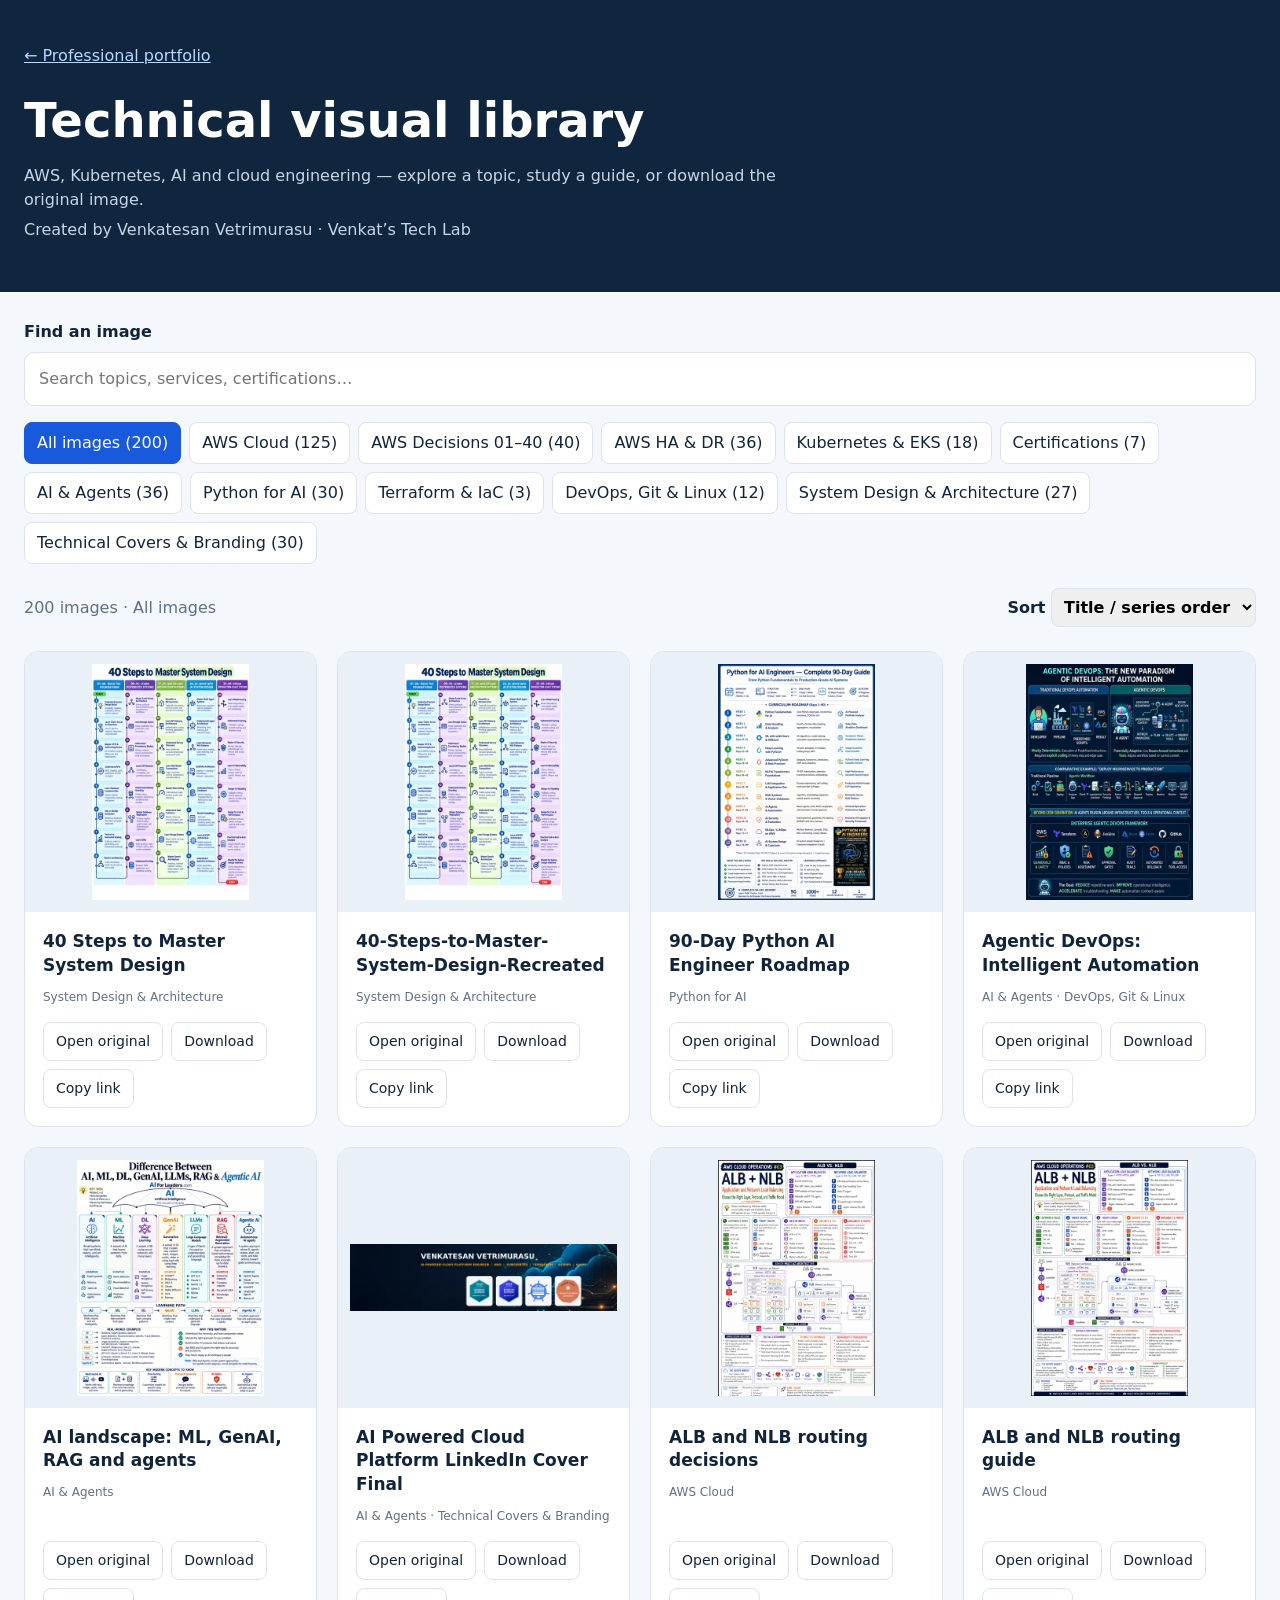
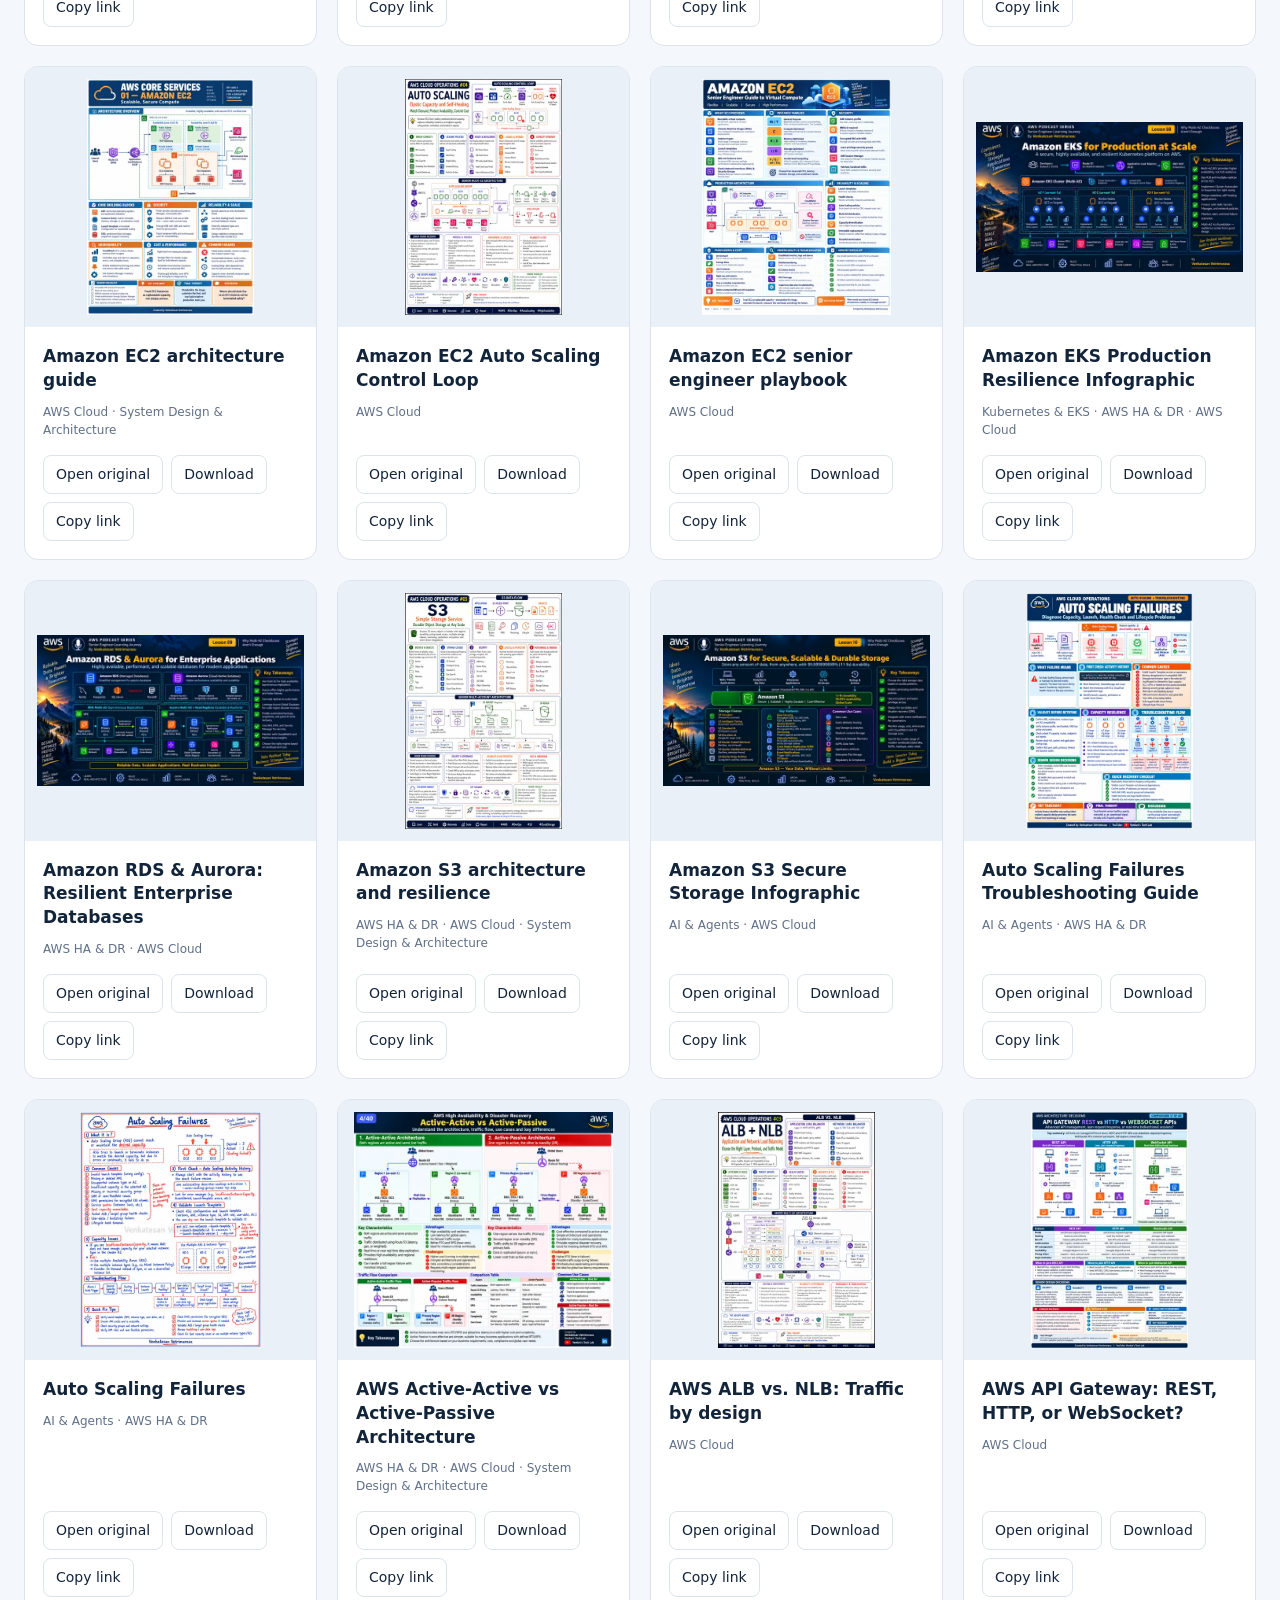
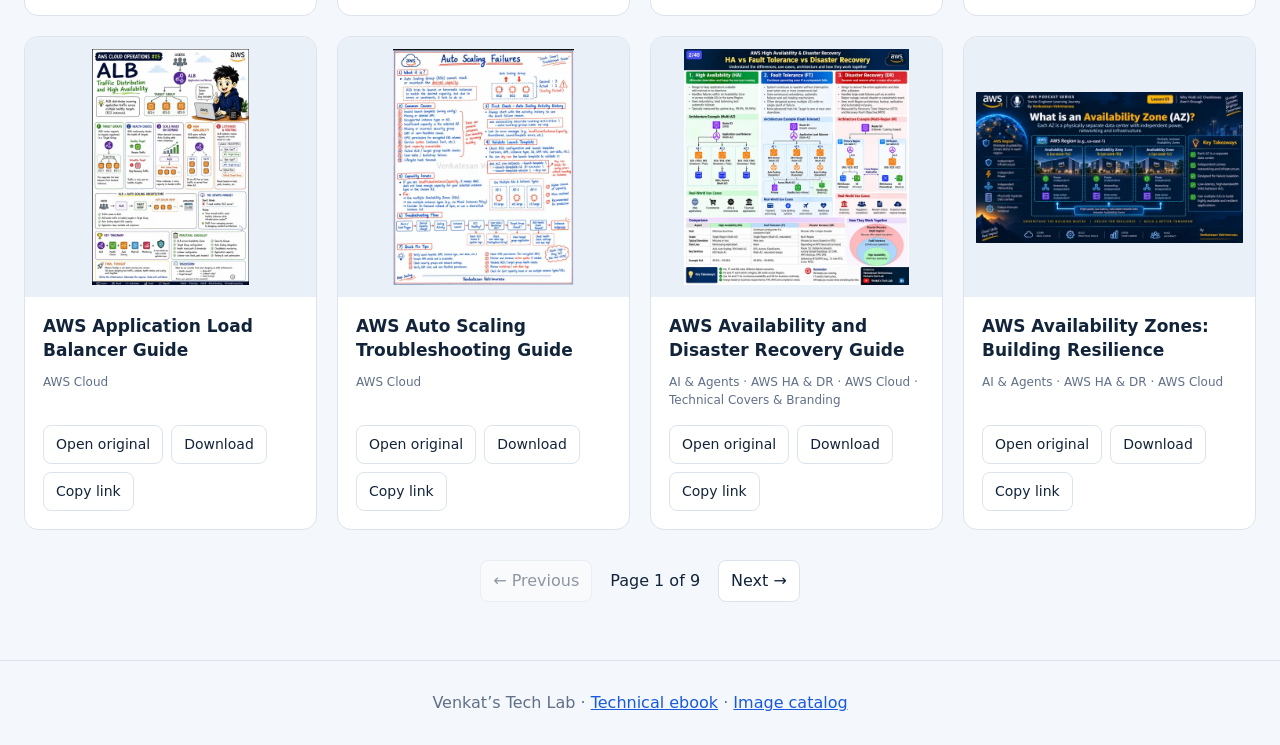
<file: images/index.html>
<!doctype html>
<html lang="en">
<head><meta charset="utf-8"><meta name="viewport" content="width=device-width,initial-scale=1"><title>Technical Image Gallery | Venkat’s Tech Lab</title><meta name="description" content="Browse AWS, Kubernetes, AI, Python, Terraform and certification visual guides by Venkatesan Vetrimurasu."><link rel="icon" href="../favicon.svg">
<style>
:root{color-scheme:light;--ink:#12243a;--blue:#185adb;--muted:#607087;--line:#dce3ec}*{box-sizing:border-box}body{margin:0;background:#f4f7fb;color:var(--ink);font:16px/1.5 system-ui,sans-serif}a{color:var(--blue)}header{background:#10263f;color:white;padding:44px max(24px,calc((100vw - 1240px)/2))}header a{color:#b9d7ff}header h1{font-size:clamp(30px,5vw,48px);margin:16px 0 8px}header p{max-width:760px;color:#c7d5e5;margin:6px 0}main{max-width:1288px;margin:auto;padding:28px 24px}label{font-weight:650}input,select,button{font:inherit}input{width:100%;padding:14px;border:1px solid var(--line);border-radius:10px;margin:8px 0 16px;background:white}button,.action{cursor:pointer;border:1px solid var(--line);background:white;color:var(--ink);border-radius:8px;padding:8px 12px;text-decoration:none}button:hover,.action:hover{border-color:var(--blue);color:var(--blue)}button:focus-visible,a:focus-visible,input:focus-visible{outline:3px solid #e99925;outline-offset:3px}#categories{display:flex;flex-wrap:wrap;gap:8px}#categories button[aria-pressed=true]{background:var(--blue);border-color:var(--blue);color:white}.toolbar{display:flex;gap:20px;align-items:center;justify-content:space-between;margin:24px 0}select{padding:8px;border:1px solid var(--line);border-radius:8px}#grid{display:grid;grid-template-columns:repeat(auto-fill,minmax(265px,1fr));gap:20px}.card{background:white;border:1px solid var(--line);border-radius:14px;overflow:hidden;display:flex;flex-direction:column}.preview{display:block;background:#eaf0f7;height:260px;padding:12px}.preview img{width:100%;height:100%;object-fit:contain}.details{padding:18px;display:flex;flex-direction:column;flex:1}.details h2{font-size:17px;line-height:1.4;margin:0 0 10px;overflow-wrap:anywhere}.tags{font-size:12px;color:var(--muted);margin:0 0 16px}.actions{display:flex;gap:8px;flex-wrap:wrap;margin-top:auto;font-size:14px}.pager{display:flex;justify-content:center;align-items:center;gap:18px;margin:30px 0}button:disabled{opacity:.45;cursor:default}footer{padding:30px;text-align:center;color:var(--muted);border-top:1px solid var(--line)}#status{color:var(--muted)}@media(max-width:550px){.toolbar{align-items:flex-start;flex-direction:column}header{padding:28px 24px}}
</style></head>
<body><header><a href="../">← Professional portfolio</a><h1>Technical visual library</h1><p>AWS, Kubernetes, AI and cloud engineering — explore a topic, study a guide, or download the original image.</p><p>Created by Venkatesan Vetrimurasu · Venkat’s Tech Lab</p></header>
<main><label for="search">Find an image</label><input id="search" type="search" placeholder="Search topics, services, certifications…" autocomplete="off"><nav id="categories" aria-label="Image categories"></nav><div class="toolbar"><span id="status" role="status" aria-live="polite">Loading images…</span><label>Sort <select id="sort"><option value="title">Title / series order</option><option value="reverse">Title Z–A</option></select></label></div><section id="grid" aria-label="Technical images"></section><div class="pager"><button id="previous">← Previous</button><span id="page"></span><button id="next">Next →</button></div></main><footer>Venkat’s Tech Lab · <a href="../ebook/">Technical ebook</a> · <a href="catalog.json">Image catalog</a></footer>
<script>
const categories={'all':'All images','aws':'AWS Cloud','aws-decisions':'AWS Decisions 01–40','aws-ha-dr':'AWS HA & DR','kubernetes':'Kubernetes & EKS','certifications':'Certifications','ai':'AI & Agents','python-ai':'Python for AI','terraform':'Terraform & IaC','devops':'DevOps, Git & Linux','architecture':'System Design & Architecture','branding':'Technical Covers & Branding'};
const params=new URLSearchParams(location.search);let active=params.get('category')||'all';if(!categories[active])active='all';let page=1,items=[],size=24;
const search=document.querySelector('#search'),grid=document.querySelector('#grid'),status=document.querySelector('#status'),sort=document.querySelector('#sort');
search.value=params.get('q')||'';
function node(tag,text,cls){const el=document.createElement(tag);if(text!==undefined)el.textContent=text;if(cls)el.className=cls;return el}
function url(){const p=new URLSearchParams();if(active!=='all')p.set('category',active);if(search.value.trim())p.set('q',search.value.trim());history.replaceState(null,'',location.pathname+(p.size?'?'+p:''));
}
function drawCategories(){const nav=document.querySelector('#categories');nav.replaceChildren();for(const [id,label]of Object.entries(categories)){const count=id==='all'?items.length:items.filter(i=>i.categories.includes(id)).length;const b=node('button',label+' ('+count+')');b.setAttribute('aria-pressed',String(id===active));b.onclick=()=>{active=id;page=1;url();drawCategories();render()};nav.append(b)}}
function render(){const q=search.value.toLowerCase().trim();let filtered=items.filter(i=>(active==='all'||i.categories.includes(active))&&(!q||(i.title+' '+i.categories.map(c=>categories[c]).join(' ')).toLowerCase().includes(q)));if(sort.value==='reverse')filtered.reverse();const total=Math.max(1,Math.ceil(filtered.length/size));page=Math.min(page,total);grid.replaceChildren();
for(const item of filtered.slice((page-1)*size,page*size)){const card=node('article',undefined,'card');const preview=node('a',undefined,'preview');preview.href=item.original;preview.target='_blank';preview.rel='noopener';preview.setAttribute('aria-label','Open '+item.title+' at full size');const img=node('img');img.src=item.thumbnail;img.alt=item.title;img.loading='lazy';img.decoding='async';preview.append(img);const detail=node('div',undefined,'details');detail.append(node('h2',item.title),node('p',item.categories.map(c=>categories[c]).join(' · '),'tags'));const actions=node('div',undefined,'actions');const open=node('a','Open original','action');open.href=item.original;open.target='_blank';open.rel='noopener';const download=node('a','Download','action');download.href=item.original;download.download=item.filename;const copy=node('button','Copy link');copy.onclick=async()=>{try{await navigator.clipboard.writeText(new URL(item.original,location.href).href);copy.textContent='Copied';setTimeout(()=>copy.textContent='Copy link',1500)}catch{copy.textContent='Open original to copy URL'}};actions.append(open,download,copy);detail.append(actions);card.append(preview,detail);grid.append(card)}
status.textContent=filtered.length+' image'+(filtered.length===1?'':'s')+' · '+categories[active];if(!filtered.length)grid.append(node('p','No images match. Try another search or category.'));document.querySelector('#page').textContent='Page '+page+' of '+total;document.querySelector('#previous').disabled=page===1;document.querySelector('#next').disabled=page===total;
}
search.oninput=()=>{page=1;url();render()};sort.onchange=()=>{page=1;render()};for(const [id,step]of [['previous',-1],['next',1]])document.querySelector('#'+id).onclick=()=>{page+=step;render();document.querySelector('#categories').scrollIntoView({behavior:'smooth'})};
fetch('catalog.json').then(r=>{if(!r.ok)throw Error('Catalog unavailable');return r.json()}).then(data=>{items=data;drawCategories();render()}).catch(()=>{status.textContent='The image catalog could not load. Please refresh the page.'});
</script></body></html>
</file>
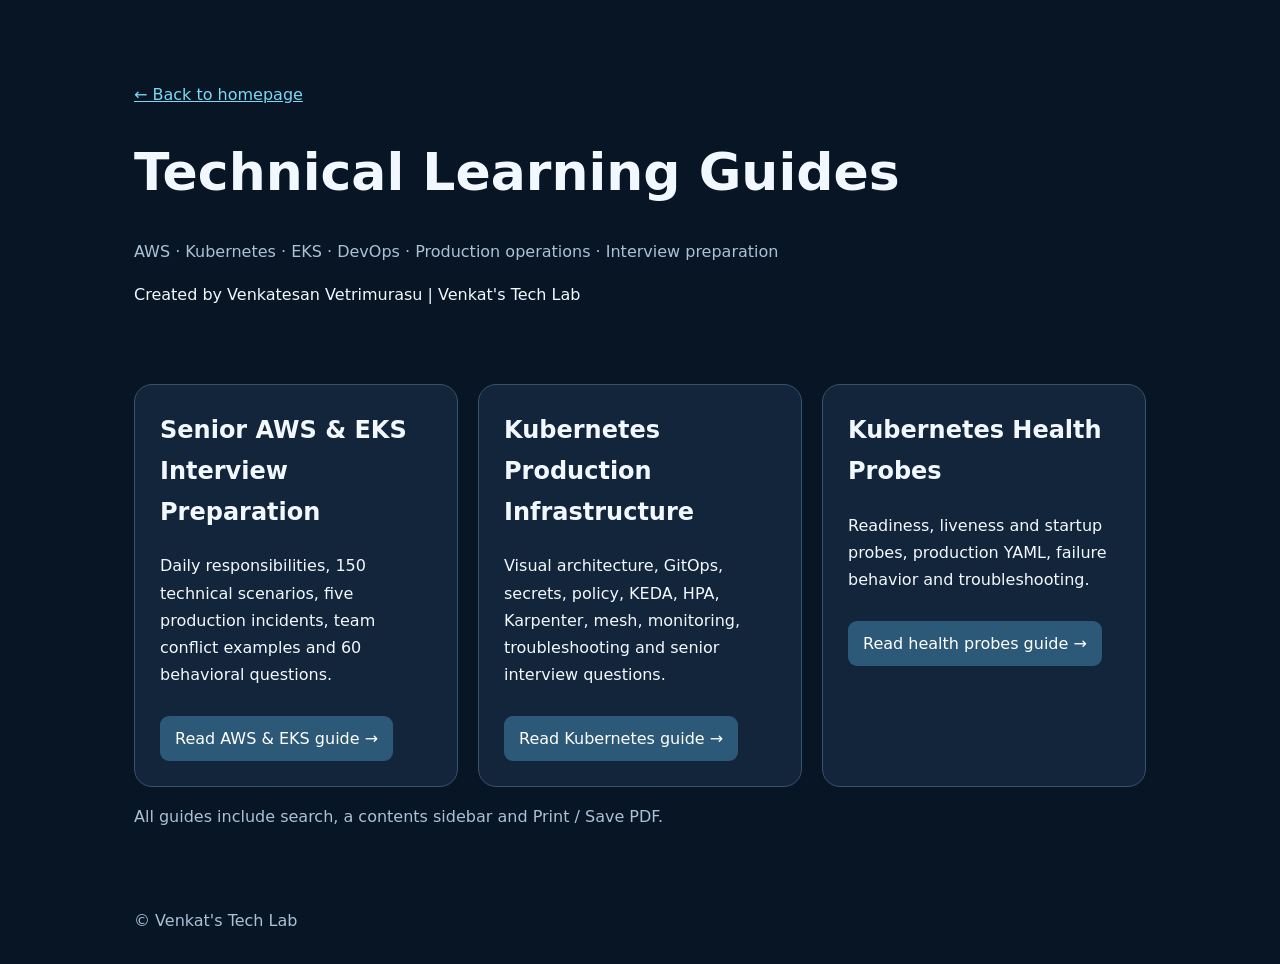
<file: interview/index.html>
<!doctype html><html lang="en"><head><meta charset="utf-8"><meta name="viewport" content="width=device-width,initial-scale=1"><title>Technical Learning Guides | Venkat's Tech Lab</title><meta name="description" content="Detailed AWS, EKS and Kubernetes architecture and interview preparation guides"><style>*{box-sizing:border-box}body{margin:0;background:#081525;color:#f2f8ff;font:16px/1.7 system-ui,sans-serif}header,main,footer{max-width:1060px;margin:auto;padding:30px 24px}header{padding-top:65px}a{color:#7ad9f4}h1{font-size:clamp(30px,5vw,52px);line-height:1.15}.muted{color:#acc1d6}.grid{display:grid;grid-template-columns:repeat(auto-fit,minmax(270px,1fr));gap:20px}.card{border:1px solid #38516d;border-radius:18px;padding:25px;background:#13253b}.card a{display:inline-block;margin-top:12px;padding:9px 15px;border-radius:9px;background:#2c5978;color:white;text-decoration:none}.card h2{margin-top:0}footer{color:#acc1d6}</style></head><body><header><p><a href="/">← Back to homepage</a></p><h1>Technical Learning Guides</h1><p class="muted">AWS · Kubernetes · EKS · DevOps · Production operations · Interview preparation</p><p>Created by Venkatesan Vetrimurasu | Venkat's Tech Lab</p></header><main><div class="grid"><article class="card"><h2>Senior AWS & EKS Interview Preparation</h2><p>Daily responsibilities, 150 technical scenarios, five production incidents, team conflict examples and 60 behavioral questions.</p><a href="aws-eks-interview.html">Read AWS & EKS guide →</a></article><article class="card"><h2>Kubernetes Production Infrastructure</h2><p>Visual architecture, GitOps, secrets, policy, KEDA, HPA, Karpenter, mesh, monitoring, troubleshooting and senior interview questions.</p><a href="kubernetes-production.html">Read Kubernetes guide →</a></article><article class="card"><h2>Kubernetes Health Probes</h2><p>Readiness, liveness and startup probes, production YAML, failure behavior and troubleshooting.</p><a href="kubernetes-health-probes.html">Read health probes guide →</a></article></div><p class="muted">All guides include search, a contents sidebar and Print / Save PDF.</p></main><footer>© Venkat's Tech Lab</footer></body></html>
</file>
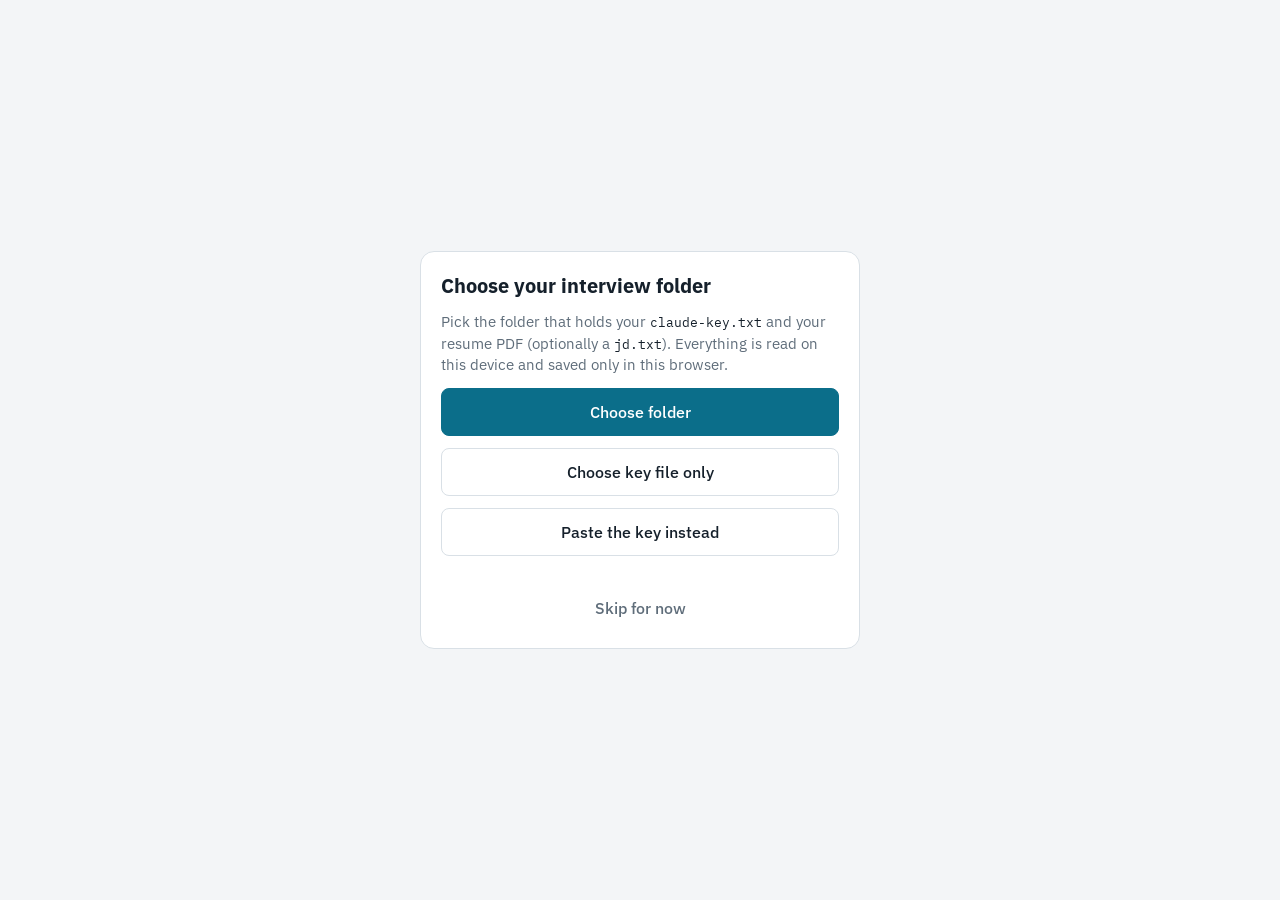
<file: silent-listener/index.html>
<!doctype html>
<html lang="en">
<head>
<meta charset="utf-8">
<meta name="viewport" content="width=device-width,initial-scale=1,viewport-fit=cover">
<title>Silent Listener</title>
<link rel="manifest" href="manifest.webmanifest">
<link rel="apple-touch-icon" href="icon-180.png">
<meta name="apple-mobile-web-app-title" content="Listener">
<meta name="theme-color" content="#0b6e8a">
<link rel="preconnect" href="https://fonts.googleapis.com">
<link rel="stylesheet" href="https://fonts.googleapis.com/css2?family=IBM+Plex+Sans:wght@400;500;600&family=IBM+Plex+Mono:wght@500&display=swap">
<style>
/* Layout: full-height app — toolbar, transcript pane, drag divider, answers pane */
:root{
  --bg:#f3f5f7; --panel:#ffffff; --ink:#15202b; --muted:#5f6d7a; --line:#d9e0e6;
  --accent:#0b6e8a; --mark:#ffe58a; --markInk:#3a2c00; --live:#d33a2c;
  --sans:"IBM Plex Sans",system-ui,-apple-system,"Segoe UI",sans-serif;
  --mono:"IBM Plex Mono",ui-monospace,Consolas,monospace;
  --tFont:20px; --aFont:22px; --split:55;
}
@media (prefers-color-scheme:dark){:root:not([data-theme="light"]){
  --bg:#0e1419; --panel:#151d24; --ink:#e7edf2; --muted:#8b9aa7; --line:#25313b;
  --accent:#4cc3e0; --mark:#5a4a12; --markInk:#ffe9a6; --live:#ff6b5e; color-scheme:dark}}
:root[data-theme="dark"]{
  --bg:#0e1419; --panel:#151d24; --ink:#e7edf2; --muted:#8b9aa7; --line:#25313b;
  --accent:#4cc3e0; --mark:#5a4a12; --markInk:#ffe9a6; --live:#ff6b5e; color-scheme:dark}
*{box-sizing:border-box}
[hidden]{display:none!important}
html,body{height:100%;margin:0}
body{height:100dvh}
body{background:var(--bg);color:var(--ink);font-family:var(--sans);display:flex;flex-direction:column;
  padding:env(safe-area-inset-top,0) max(8px,env(safe-area-inset-right,0)) env(safe-area-inset-bottom,0) max(8px,env(safe-area-inset-left,0))}
button,select,input{font:inherit;color:inherit}
.bar{display:flex;flex-wrap:wrap;align-items:center;gap:8px;padding:8px 0}
.btn{border:1px solid var(--line);background:var(--panel);border-radius:8px;padding:8px 14px;cursor:pointer;font-weight:500}
.btn:focus-visible,select:focus-visible,input:focus-visible{outline:2px solid var(--accent);outline-offset:2px}
.btn.primary{background:var(--accent);border-color:var(--accent);color:#fff}
.btn.stop{background:var(--live);border-color:var(--live);color:#fff}
.status{display:flex;align-items:center;gap:6px;font-family:var(--mono);font-size:12px;letter-spacing:.06em;text-transform:uppercase;color:var(--muted)}
.dot{width:10px;height:10px;border-radius:50%;background:var(--muted)}
.on .dot{background:var(--live);animation:pulse 1.2s infinite}
@keyframes pulse{50%{opacity:.3}}
@media (prefers-reduced-motion:reduce){.on .dot{animation:none}}
.spacer{flex:1}
details.settings{width:100%}
details.settings summary{cursor:pointer;color:var(--muted);font-size:13px}
.grid{display:grid;grid-template-columns:repeat(auto-fit,minmax(200px,1fr));gap:10px 18px;padding:10px 0}
.grid label{display:flex;flex-direction:column;gap:4px;font-size:12px;color:var(--muted)}
.grid input[type=range]{width:100%}
.grid .wide{grid-column:1/-1}
.resumeRow{display:flex;flex-wrap:wrap;align-items:center;gap:10px;font-size:13px}
.qa .kd{margin-top:8px;font-size:calc(var(--aFont)*.72)}
.qa .kd summary{cursor:pointer;font-family:var(--mono);font-size:11px;letter-spacing:.06em;text-transform:uppercase;color:var(--accent)}
.qa .kd dl{display:grid;grid-template-columns:auto 1fr;gap:4px 12px;margin:6px 0 0}
.qa .kd dt{font-weight:600;color:var(--accent)}.qa .kd dd{margin:0;min-width:0}
@media (max-width:520px){.qa .kd dl{grid-template-columns:1fr}.qa .kd dd{margin-bottom:6px}}
.qa .cv{margin-top:8px;padding:6px 10px;border-left:3px solid var(--accent);background:var(--bg);border-radius:0 6px 6px 0;font-size:calc(var(--aFont)*.75)}
.qa .cv b{display:block;font-family:var(--mono);font-size:11px;letter-spacing:.06em;text-transform:uppercase;color:var(--accent);font-weight:500}
.qa .cv ul{margin:2px 0 0;padding-left:1.1em}
.grid textarea{border:1px solid var(--line);background:var(--panel);border-radius:6px;padding:6px 8px;font:inherit;font-size:14px;resize:vertical;width:100%}
.grid .sub{font-weight:600;color:var(--ink);margin-top:6px;font-size:13px}
.grid input[type=text],.grid input[type=password],.grid select{border:1px solid var(--line);background:var(--panel);border-radius:6px;padding:6px 8px}
.app{flex:1;min-height:0;display:flex;flex-direction:column}
.pane{background:var(--panel);border:1px solid var(--line);border-radius:10px;display:flex;flex-direction:column;min-height:60px;overflow:hidden}
#top{flex:var(--split) 1 0}
#bottom{flex:calc(100 - var(--split)) 1 0}
.head{display:flex;justify-content:space-between;align-items:center;padding:8px 14px;border-bottom:1px solid var(--line);
  font-family:var(--mono);font-size:11px;letter-spacing:.08em;text-transform:uppercase;color:var(--muted)}
.scroll{flex:1;overflow-y:auto;padding:12px 14px;display:flex;flex-direction:column;gap:12px}
.divider{height:14px;cursor:row-resize;display:flex;align-items:center;justify-content:center;touch-action:none}
.divider span{width:48px;height:4px;border-radius:2px;background:var(--line)}
.turn{font-size:var(--tFont);line-height:1.5;color:var(--muted);transition:color .3s}
.turn time{display:none}                      /* times are kept only for the saved report */
.turn:last-child{color:var(--ink)}
.turn .interim{color:var(--muted);font-style:italic}
.turn.q{border-left:3px solid var(--accent);padding-left:10px;color:var(--ink)}
.turn.q{border-left:3px solid var(--accent);padding-left:10px}
.qa{font-size:var(--aFont);line-height:1.4;border-bottom:1px solid var(--line);padding-bottom:12px}
.qa:last-child{border-bottom:0}
.qa .q{font-weight:600}
.qa .a{margin-top:4px}
.qa .a.pending{color:var(--muted);font-style:italic}
mark{background:var(--mark);color:var(--markInk);padding:0 .15em;border-radius:3px;font-weight:600}
.empty{color:var(--muted);font-size:14px}
.ask{display:flex;gap:8px;padding:8px 14px;border-top:1px solid var(--line)}
.ask input{flex:1;min-width:0;border:1px solid var(--line);background:var(--bg);border-radius:6px;padding:6px 10px}
.note{font-size:12px;color:var(--muted);padding:4px 0}
.test{display:none;background:var(--panel);border:1px solid var(--line);border-radius:10px;padding:12px 14px;margin-bottom:8px;gap:10px;flex-direction:column}
.test.open{display:flex}
.checks{display:grid;grid-template-columns:auto 1fr;gap:4px 10px;font-size:14px}
.ok{color:#1f8a4c;font-weight:600}.bad{color:var(--live);font-weight:600}.wait{color:var(--muted);font-weight:600}
.meter{height:14px;border-radius:7px;background:var(--bg);border:1px solid var(--line);overflow:hidden}
.meter i{display:block;height:100%;width:0;background:linear-gradient(90deg,#1f8a4c,#e0b100 70%,var(--live));transition:width .08s}
.heard{font-size:18px;min-height:1.4em;padding:8px 10px;background:var(--bg);border-radius:6px}
.testmsg{font-size:14px}
.test strong{font-size:16px}
.keysetup{position:fixed;inset:0;z-index:50;background:var(--bg);display:flex;align-items:center;justify-content:center;
  padding:calc(env(safe-area-inset-top,0px) + 16px) max(16px,env(safe-area-inset-right,0px)) calc(env(safe-area-inset-bottom,0px) + 16px) max(16px,env(safe-area-inset-left,0px));overflow-y:auto}
.kscard{max-width:440px;width:100%;display:flex;flex-direction:column;gap:12px;background:var(--panel);border:1px solid var(--line);border-radius:14px;padding:20px}
.kscard h2{margin:0;font-size:20px}.kscard p{margin:0;font-size:15px;line-height:1.45;color:var(--muted)}
.kscard code{font-family:var(--mono);font-size:13px;color:var(--ink)}
.kscard .btn{min-height:48px;font-size:16px}
.kscard #ksPasteInput{flex:1;min-width:0;border:1px solid var(--line);background:var(--bg);border-radius:8px;padding:10px;font-size:16px}
.phoneOnly{display:none}
@media (max-width:640px), (pointer:coarse) and (max-width:950px){.phoneOnly{display:block}}
.btn.linkish{border:0;background:none;color:var(--muted);min-height:40px}
.resume{position:fixed;left:max(16px,env(safe-area-inset-left,0px));right:max(16px,env(safe-area-inset-right,0px));bottom:calc(env(safe-area-inset-bottom,0px) + 16px);z-index:35;min-height:56px;font-size:17px;border-radius:12px;box-shadow:0 6px 20px rgba(0,0,0,.25)}
.sumBody{max-height:45vh;overflow-y:auto;font-size:15px;line-height:1.45}
.sumBody h4{margin:10px 0 2px;font-size:13px;text-transform:uppercase;letter-spacing:.05em;color:var(--accent)}
.sumBody ul{margin:0;padding-left:1.2em}.sumBody .meta{color:var(--muted);margin:0}
.banner{margin:8px 14px 0;padding:8px 10px;border-radius:6px;background:var(--mark);color:var(--markInk);font-size:14px}
.head em{font-style:normal;color:var(--accent)}
.livebox{flex:0 0 auto;margin:0 0 8px;padding:10px 14px;border:2px solid var(--accent);border-radius:10px;background:var(--panel);max-height:34%;overflow-y:auto}
.livebox .lstate{margin-left:auto;text-transform:none;letter-spacing:0;color:var(--muted)}
.livebox .lerr{font-size:13px;color:var(--live);margin-top:4px}
.livebox.idle{border-color:var(--line)}
.livebox .lhead{display:flex;align-items:center;gap:6px;font-family:var(--mono);font-size:11px;letter-spacing:.08em;text-transform:uppercase;color:var(--accent)}
.livebox.idle .lhead{color:var(--muted)}
.livebox .ldot{width:8px;height:8px;border-radius:50%;background:var(--muted)}
.livebox.busy .ldot{background:var(--accent);animation:pulse 1s infinite}
.livebox .lq{font-size:calc(var(--aFont)*.72);color:var(--muted);margin-top:4px}
.livebox .la{font-size:var(--aFont);line-height:1.4;font-weight:500;margin-top:2px}
.livebox.idle .la{opacity:.6}
@media (prefers-reduced-motion:reduce){.livebox.busy .ldot{animation:none}}
.health{display:flex;flex-wrap:wrap;gap:6px;align-items:center;flex:1 1 100%;order:0}
.chip{font:500 12px/1 var(--mono);padding:6px 9px;border-radius:999px;border:1px solid var(--line);background:var(--panel);color:var(--muted);white-space:nowrap;min-height:0}
button.chip{cursor:pointer}
.chip.ok{border-color:#1f8a4c;color:#1f8a4c}
.chip.bad{border-color:var(--live);color:var(--live);font-weight:600}
.chip.wait{border-color:var(--accent);color:var(--accent)}
.chip.ver{color:var(--accent);border-color:var(--accent)}
.herr{font-size:12px;color:var(--live);flex:1 1 100%}
.herr:empty{display:none}
.progress{margin:8px 10px 0;padding:7px 10px;border-radius:8px;border:1px dashed var(--line);font-size:13px;color:var(--muted);display:flex;gap:8px;align-items:center}
.progress.work{border-style:solid;border-color:var(--accent);color:var(--ink)}
.progress.none{color:var(--muted)}
.progress.err{border-style:solid;border-color:var(--live);color:var(--live)}
.progress.ok{border-style:solid;border-color:#1f8a4c;color:#1f8a4c}
.turn.fixed .final::after{content:" ✎";color:var(--accent);font-size:.7em}
.qa.older{display:none}
.linkbtn{border:0;background:none;padding:0;font:inherit;color:var(--accent);cursor:pointer;text-decoration:underline;text-transform:none;letter-spacing:0}
/* ---------- Prepare mode ---------- */
.prep{flex:1 1 auto;min-height:0;overflow-y:auto;padding:4px 0 28px}
.prepwrap{max-width:1040px;margin:0 auto;display:flex;flex-direction:column;gap:14px}
.pmsg{position:sticky;top:0;z-index:3;margin:0;background:var(--panel)}
.pcard{background:var(--panel);border:1px solid var(--line);border-radius:12px;padding:16px 18px;display:flex;flex-direction:column;gap:12px;min-width:0}
.pcard h2{margin:0;font-size:20px;text-wrap:balance}
.pcard h3{margin:0 0 6px;font-size:12px;text-transform:uppercase;letter-spacing:.07em;color:var(--accent)}
.pcard p,.pcard li{font-size:15px;line-height:1.55}
.pcard ul{margin:0;padding-left:1.2em}
.pcard section{display:flex;flex-direction:column}
.plabel{font-size:13px;font-weight:600;color:var(--ink)}
.pcard textarea{width:100%;box-sizing:border-box;border:1px solid var(--line);background:var(--bg);color:var(--ink);border-radius:8px;padding:10px;font:inherit;font-size:14px;resize:vertical}
.pcard select,.pnum{border:1px solid var(--line);background:var(--bg);color:var(--ink);border-radius:6px;padding:6px 8px;font:inherit;font-size:14px}
.pnum{width:84px}
.row{display:flex;flex-wrap:wrap;gap:8px;align-items:center}
.durs{display:flex;flex-wrap:wrap;gap:8px;align-items:center}
.dur[aria-pressed="true"],#modeBtn[aria-pressed="true"]{background:var(--accent);border-color:var(--accent);color:#fff}
.btn.sm{padding:5px 12px;font-size:13px}
.phead{display:flex;flex-wrap:wrap;gap:10px;align-items:flex-start;justify-content:space-between}
.phead>div:first-child{min-width:0;flex:1 1 320px}
.pstats{display:flex;gap:16px;font-size:13px;color:var(--muted)} .pstats b{color:var(--ink);font-size:17px;font-variant-numeric:tabular-nums}
.pgap{font-size:14px;line-height:1.5;display:flex;flex-direction:column;gap:4px}
.okc{color:#1f8a4c}.gapc{color:#b7791f}
.ptable{display:flex;flex-direction:column;border:1px solid var(--line);border-radius:10px;overflow:hidden}
.prow{display:grid;grid-template-columns:26px minmax(0,1fr) 82px 62px 120px auto;gap:10px;align-items:center;padding:9px 12px;border-top:1px solid var(--line);font-size:14px}
.prow:first-child{border-top:0}
.pn{color:var(--muted);font-variant-numeric:tabular-nums}
.pt{display:flex;flex-direction:column;min-width:0}.pt small{color:var(--muted);font-size:12px;line-height:1.4}
.pm{font-variant-numeric:tabular-nums}.ps{font-size:13px;color:var(--muted)}
.badge{font-size:12px;font-weight:700;padding:3px 8px;border-radius:999px;text-align:center;color:#fff}
.p-crit{background:#c53030}.p-high{background:#b45309}.p-med{background:#7c6a0a}.p-low{background:#5b6472}
.pa{display:flex;gap:10px;align-items:center;justify-content:flex-end}
.stud{display:flex;gap:6px;align-items:center;font-size:13px;color:var(--muted)}
.player{display:flex;flex-wrap:wrap;gap:10px;align-items:center;padding:10px 12px;border-radius:10px;background:var(--bg);border:1px solid var(--line)}
.pq{border:1px solid var(--line);border-radius:8px;padding:9px 12px;margin-bottom:8px}
.pq summary{cursor:pointer;font-size:15px;line-height:1.45}
.pq .a{margin-top:8px;font-size:15px;line-height:1.55}
.pdet{margin-top:6px;font-size:14px;color:var(--muted);line-height:1.55}
.cvbox{border-left:3px solid var(--accent);padding-left:12px}
.audiohint{display:flex;flex-direction:column;gap:6px;padding:10px 12px;border-radius:8px;border:1px dashed var(--accent);font-size:14px}
.audiohint code{font-family:var(--mono);font-size:12px;padding:6px 8px;border-radius:6px;background:var(--bg);overflow-x:auto;white-space:nowrap;user-select:all}
.recaudio{display:flex;align-items:center;gap:8px;flex-wrap:wrap}.recaudio audio{height:34px;max-width:100%}
.ps small{font-size:11px}
@media (max-width:640px), (pointer:coarse) and (max-width:950px){
  .prow{grid-template-columns:22px minmax(0,1fr) auto}
  .prow .pm,.prow .ps{display:none}
  .prow .pa{grid-column:2 / -1;justify-content:flex-start}
  .pcard{padding:14px}
}
.qa .cost{margin-top:6px;font-family:var(--mono);font-size:11px;color:var(--muted)}
.qa.live .a{color:var(--muted)}
.caret{animation:blink 1s steps(1) infinite;color:var(--accent)}@keyframes blink{50%{opacity:0}}
@media (prefers-reduced-motion:reduce){.caret{animation:none}}
.qa .fu{font-family:var(--mono);font-size:12px;color:var(--accent);margin-bottom:2px}
.chips{display:flex;flex-wrap:wrap;gap:6px;margin-top:8px}
.chips span{font-family:var(--mono);font-size:calc(var(--aFont)*.6);padding:2px 8px;border-radius:999px;border:1px solid var(--accent);color:var(--accent)}
details.settings .sOpen{display:none}
details.settings[open] .sOpen{display:inline}details.settings[open] .sClosed{display:none}
.app.only-answers #top,.app.only-answers .divider,.app.only-transcript #bottom,.app.only-transcript .divider,.app.only-transcript .livebox{display:none}
.app.only-answers #bottom,.app.only-transcript #top{flex:1 1 0}

/* ---------- phone layout ---------- */
@media (max-width:640px), (pointer:coarse) and (max-width:950px){
  .bar{gap:6px;padding:6px 0}
  #toggle{order:-2;flex:1 1 100%;min-height:52px;font-size:18px;border-radius:12px}
  #status{order:-1;flex:1 1 100%;justify-content:center}
  .spacer{display:none}
  .bar>.btn{flex:1 1 0;min-height:44px;padding:6px 4px;font-size:14px}
  #clear{display:none}
  details.settings{flex:1 1 100%}
  details.settings summary{display:block;text-align:center;padding:10px;border:1px solid var(--line);border-radius:8px;background:var(--panel);font-size:15px;color:var(--ink)}
  details.settings[open]{position:fixed;inset:0;z-index:30;background:var(--bg);overflow-y:auto;
    padding:calc(env(safe-area-inset-top,0px) + 10px) max(16px,env(safe-area-inset-right,0px)) calc(env(safe-area-inset-bottom,0px) + 24px) max(16px,env(safe-area-inset-left,0px))}
  details.settings[open] summary{position:sticky;top:0;z-index:1;background:var(--accent);color:#fff;border-color:var(--accent)}
  .grid{grid-template-columns:1fr}
  input,select,textarea{font-size:16px !important}   /* stops iPhone zooming on focus */
  .head{padding:6px 10px;font-size:10px}
  .scroll{padding:10px;gap:10px}
  .ask{padding:6px 10px}
  .ask input{min-height:44px}
  .divider{height:22px}
  .divider span{width:64px;height:5px}
  .test.open{position:fixed;inset:0;z-index:40;margin:0;border-radius:0;overflow-y:auto;
    padding:calc(env(safe-area-inset-top,0px) + 16px) max(16px,env(safe-area-inset-right,0px)) calc(env(safe-area-inset-bottom,0px) + 24px) max(16px,env(safe-area-inset-left,0px))}
  .test .checks{font-size:16px;gap:8px 12px}
  .test .meter{height:20px}
  .test .btn{min-height:48px;flex:1 1 0;font-size:16px}
  .sumBody{max-height:none}
  .sumBody{max-height:50dvh}
  .qa .kd dl{grid-template-columns:1fr}.qa .kd dd{margin-bottom:6px}
}
</style>
</head>
<body>
<div class="bar">
  <button id="toggle" class="btn primary">Start interview</button>
  <div id="status" class="status"><span class="dot"></span><span id="statusText">Idle</span></div>
  <div class="health" id="health" aria-live="polite">
    <button class="chip" id="hMic" type="button">Mic off</button>
    <button class="chip" id="hKey" type="button">No key</button>
    <button class="chip" id="hClaude" type="button">Claude ?</button>
    <span class="chip" id="hAns">Answers 0</span>
    <span class="chip" id="hLive">Live</span>
    <button class="chip" id="hCost" type="button">Cost $0</button>
    <span class="chip ver" id="hVer" title="App version">v2026-10-27x</span>
    <span class="herr" id="hErr"></span>
  </div>
  <div class="spacer"></div>
  <button id="fontDown" class="btn" aria-label="Smaller text">A−</button>
  <button id="fontUp" class="btn" aria-label="Larger text">A+</button>
  <button id="clear" class="btn">Clear</button>
  <button id="modeBtn" class="btn" type="button" aria-pressed="false">Prepare</button>
  <button id="testBtn" class="btn">Test mic</button>
  <button id="folderBtn" class="btn" type="button">Folder</button>
  <button id="viewBtn" class="btn" aria-label="Change view">View: Split</button>
  <details class="settings" id="settings">
    <summary><span class="sClosed">Settings</span><span class="sOpen">Done</span></summary>
    <div class="grid">
      <label>Transcript font <span id="tVal"></span><input id="tFont" type="range" min="12" max="48"></label>
      <label>Answer font <span id="aVal"></span><input id="aFont" type="range" min="12" max="56"></label>
      <label>Split (top %) <span id="sVal"></span><input id="split" type="range" min="20" max="80"></label>
      <label>Language
        <select id="lang">
          <option value="en-US">English (US)</option><option value="en-IN">English (India)</option>
          <option value="en-GB">English (UK)</option><option value="ta-IN">Tamil</option>
          <option value="hi-IN">Hindi</option>
        </select></label>
      <label>Claude API key (stored only in this browser)<input id="key" type="password" placeholder="sk-ant-…" autocomplete="off">
        <span class="resumeRow"><span id="keyInfo"></span><button id="keyChange" class="btn" type="button">Load from key file</button></span>
        <span class="resumeRow"><span id="folderInfo"></span><button id="folderChange" class="btn" type="button">Choose folder</button></span>
        <span class="resumeRow"><button id="testKey" class="btn" type="button">Test connection</button><span id="testKeyMsg"></span></span></label>

      <label>Answer quality
        <select id="model">
          <option value="claude-haiku-5-5">Fast — best for live interviews (Haiku)</option>
          <option value="claude-sonnet-5-5">Deeper but slower (Sonnet)</option>
        </select></label>
      <label style="flex-direction:row;align-items:center;gap:8px"><input id="showDetails" type="checkbox"> Expand keyword details by default</label>
      <label style="flex-direction:row;align-items:center;gap:8px"><input id="liveToggle" type="checkbox"> Live answer while the question is being asked</label>
      <label style="flex-direction:row;align-items:center;gap:8px"><input id="acToggle" type="checkbox"> Auto-correct speech (tech terms, fillers)</label>
      <label class="wide" for="gdClient">Google Drive client ID (for "Upload to Google Drive"; one-time setup) <span id="gdState" class="note"></span>
        <input id="gdClient" type="text" placeholder="123456789-xxxx.apps.googleusercontent.com" autocomplete="off"></label>
      <label class="wide">Technologies — only questions in these areas get answered (comma separated)
        <textarea id="tech" rows="2"></textarea></label>
      <label class="wide">Job description (optional) — answers are tailored to this role
        <textarea id="jd" rows="5" placeholder="Paste the job description here…"></textarea></label>
      <label class="wide">Your resume (optional) — experience questions are answered from it, and matching resume facts are shown with answers
        <textarea id="resume" rows="5" placeholder="Paste your resume text, or load the PDF below…"></textarea></label>
      <div class="wide resumeRow"><input id="resumeFile" type="file" accept=".pdf,.txt,.md"><span id="resumeMsg" class="note"></span></div>
      <div class="wide sub">Interview details (used in the summary and file name)</div>
      <label>Company<input id="dCompany" type="text"></label>
      <label>Role<input id="dRole" type="text"></label>
      <label>Interviewer(s)<input id="dWho" type="text"></label>
      <label>Round<input id="dRound" type="text" placeholder="e.g. Technical round 1"></label>
      <label>Date / time<input id="dWhen" type="text"></label>
      <label class="wide">Interview email (paste the invite from Gmail)
        <textarea id="dEmail" rows="3" placeholder="Paste the interview invitation email…"></textarea></label>
      <div class="wide resumeRow"><button id="dFill" class="btn" type="button">Fill details from email / JD</button><span id="dMsg" class="note"></span></div>
    </div>
    <div class="note">Version 2026-10-27x · upload to Google Drive.</div>
    <div class="note">Speech-to-text uses the browser's built-in recognizer (Chrome/Edge on Windows, Mac, Android; Safari on iPhone). Answers come from Claude using your API key. Get consent before transcribing other people.</div>
  </details>
</div>

<section class="keysetup" id="keySetup" hidden aria-labelledby="ksTitle">
  <div class="kscard">
    <h2 id="ksTitle">Choose your interview folder</h2>
    <p>Pick the folder that holds your <code>claude-key.txt</code> and your resume PDF (optionally a <code>jd.txt</code>). Everything is read on this device and saved only in this browser.</p>
    <p class="phoneOnly">On iPhone: open the folder and select the key file and the resume together.</p>
    <button id="ksReload" class="btn primary" type="button" hidden></button>
    <button id="ksPickFolder" class="btn primary" type="button">Choose folder</button>
    <input id="ksFolder" type="file" multiple accept=".txt,.env,.key,.pdf,.md,text/plain,application/pdf" hidden>
    <button id="ksPick" class="btn" type="button">Choose key file only</button>
    <input id="ksFile" type="file" accept=".txt,.key,.env,.cfg,.conf,text/plain" hidden>
    <button id="ksPaste" class="btn" type="button">Paste the key instead</button>
    <div id="ksPasteRow" class="resumeRow" hidden><input id="ksPasteInput" type="password" placeholder="sk-ant-…" autocomplete="off"><button id="ksPasteSave" class="btn primary" type="button">Save</button></div>
    <p id="ksMsg" class="note" role="status"></p>
    <button id="ksSkip" class="btn linkish" type="button">Skip for now</button>
  </div>
</section>

<section class="test" id="testPanel" aria-live="polite">
  <strong id="testTitle">Microphone test</strong>
  <div class="checks">
    <span id="cSpeech" class="wait">…</span><span>Speech-to-text supported in this browser</span>
    <span id="cSecure" class="wait">…</span><span>Opened as a real page (not the Claude app preview)</span>
    <span id="cMic" class="wait">…</span><span>Microphone permission</span>
    <span id="cLevel" class="wait">…</span><span>Sound reaching the microphone</span>
    <span id="cRec" class="wait">…</span><span>Speech recognized</span>
  </div>
  <div class="meter" aria-label="Microphone level"><i id="level"></i></div>
  <div class="heard" id="heard">Say: "How does Kubernetes autoscaling work?"</div>
  <div class="testmsg" id="testMsg"></div>
  <div class="resumeRow"><button id="testGo" class="btn primary" type="button" hidden>Start interview</button><button id="testStop" class="btn" type="button">Close</button></div>
</section>

<section class="test" id="sumPanel" aria-live="polite">
  <strong>Interview summary</strong>
  <div id="sumBody" class="sumBody"></div>
  <div class="resumeRow"><button id="sumSave" class="btn" type="button">Save HTML + TXT again</button><button id="sumClose" class="btn" type="button">Close</button></div>
</section>

<button id="resumeBtn" class="btn primary resume" type="button" hidden>Mic paused. Tap to resume listening.</button>

<main class="app" id="app">
  <section class="pane" id="top">
    <div class="head"><span>Live conversation</span><span id="turnCount">0 turns</span></div>
    <div class="banner" id="fileBanner" hidden>Opened as a local file, so the browser asks for the microphone again every time recognition restarts. Open it from a web (https) link to allow the mic once.</div>
    <div class="scroll" id="transcript"></div>
  </section>
  <div class="divider" id="divider" role="separator" aria-label="Resize panels"><span></span></div>
  <section class="livebox idle" id="liveBox" aria-live="polite">
    <div class="lhead"><span class="ldot"></span><span>Live answer</span><span class="lstate" id="liveState">waiting for a question</span></div>
    <div id="liveBody"></div>
  </section>
  <section class="pane" id="bottom">
    <div class="head"><span>Questions · short answers <em id="thinking" hidden>· analyzing…</em></span><span><span id="cvState"></span><span id="qCount">0 questions</span> · <button id="showAll" class="linkbtn" type="button" aria-pressed="false">Show all</button></span></div>
    <div class="banner" id="banner" hidden></div>
    <div class="progress" id="progress" role="status">Waiting for speech…</div>
    <div class="scroll" id="answers"></div>
    <form class="ask" id="askForm">
      <input id="askInput" placeholder="Type a question to test…" autocomplete="off">
      <button class="btn" type="submit">Ask</button>
    </form>
  </section>
</main>

<section id="prepView" class="prep" hidden aria-label="Interview preparation">
  <div class="prepwrap">
    <div class="progress pmsg" id="prepMsg" role="status">Type a role (e.g. AWS Architect) or paste a job description, then pick how long you want to study.</div>

    <div class="pcard" id="prepSetup">
      <h2>Interview preparation</h2>
      <label for="prepJd" class="plabel">Job description, or just the role / topics</label>
      <textarea id="prepJd" rows="7" placeholder="Paste a job description, load a file below, or simply type a role such as: AWS Solutions Architect, or topics such as: EKS, Terraform, CI/CD"></textarea>
      <div class="row"><input id="prepJdFile" type="file" accept=".pdf,.txt,.md"><span id="prepJdMsg" class="note"></span></div>
      <div class="row note" id="prepResume"></div>
      <span class="plabel">Study time (minimum 30 minutes)</span>
      <div class="durs" role="group" aria-label="Study time">
        <button type="button" class="btn dur" data-min="30">30 min</button>
        <button type="button" class="btn dur" data-min="45">45 min</button>
        <button type="button" class="btn dur" data-min="60">60 min</button>
        <button type="button" class="btn dur" data-min="90">90 min</button>
        <button type="button" class="btn dur" data-min="120">120 min</button>
        <label class="row note" for="prepCustom">Custom <input id="prepCustom" type="number" min="30" step="5" placeholder="min" class="pnum"></label>
      </div>
      <div class="row">
        <label for="prepModel" class="plabel">Quality</label>
        <select id="prepModel">
          <option value="claude-sonnet-5-5">Better study material (Sonnet)</option>
          <option value="claude-haiku-5-5">Cheaper (Haiku)</option>
        </select>
      </div>
      <div class="row"><button id="prepAnalyze" class="btn primary" type="button">Analyze JD &amp; make plan</button><span id="prepEst" class="note"></span></div>
    </div>

    <div class="pcard" id="prepPlan" hidden></div>
    <div class="pcard" id="prepStudy" hidden></div>
  </div>
</section>

<script>
const $ = id => document.getElementById(id);
function logErr(where, msg){
  try{
    const log = JSON.parse(localStorage.getItem('sl_errlog')||'[]');
    log.push({ at:new Date().toISOString(), where, msg:String(msg).slice(0,500), v:(document.getElementById('hVer')||{}).textContent||'', ua:navigator.userAgent.slice(0,120) });
    localStorage.setItem('sl_errlog', JSON.stringify(log.slice(-30)));
  }catch(e){}
}
window.addEventListener('error', e => logErr('page', (e.message||'error') + ' @' + (e.lineno||'?')));
window.addEventListener('unhandledrejection', e => logErr('promise', e.reason && (e.reason.stack || e.reason.message) || String(e.reason)));
const store = {
  get(k, d){ try{ const v = localStorage.getItem('sl_'+k); return v===null ? d : v; }catch(e){ return d; } },
  set(k, v){ try{ localStorage.setItem('sl_'+k, v); }catch(e){} }
};
const root = document.documentElement.style;

/* ---------- device: phone/tablet-in-hand vs desktop ---------- */
const MOBILE_Q = '(max-width:640px), (pointer:coarse) and (max-width:950px)';
const isMobile = matchMedia(MOBILE_Q).matches;
const DEV = isMobile ? '_m' : '';           // phones keep their own font/split/view settings
document.documentElement.dataset.device = isMobile ? 'mobile' : 'desktop';

/* ---------- settings ---------- */
const S = {
  tFont: +store.get('tFont'+DEV, isMobile?15:20), aFont: +store.get('aFont'+DEV, isMobile?18:22), split: +store.get('split'+DEV, isMobile?35:55),
  lang: store.get('lang', 'en-US'), key: store.get('key', ''), tech: store.get('tech', 'AWS, Amazon EKS, Kubernetes, Docker, Terraform, CI/CD, DevOps, SRE, observability, AI engineering, LLMs, RAG, AI agents, MLOps, Python'), jd: store.get('jd', ''), resume: store.get('resume', ''), model: (store.get('modelFastMigrated','')==='1' ? store.get('model', 'claude-haiku-5-5') : (store.set('modelFastMigrated','1'), 'claude-haiku-5-5')), showDetails: store.get('showDetails','1')==='1', liveAnswer: store.get('liveAnswer','1')==='1', autoCorrect: store.get('autoCorrect','1')==='1'
};
function applySettings(){
  root.setProperty('--tFont', S.tFont+'px'); root.setProperty('--aFont', S.aFont+'px');
  root.setProperty('--split', S.split);
  $('tFont').value=S.tFont; $('aFont').value=S.aFont; $('split').value=S.split;
  $('tVal').textContent=S.tFont+'px'; $('aVal').textContent=S.aFont+'px'; $('sVal').textContent=S.split+'%';
  $('lang').value=S.lang; $('key').value=S.key; $('tech').value=S.tech; $('jd').value=S.jd; $('resume').value=S.resume; $('model').value=S.model;
  for(const k in S) if(k!=='liveAnswer' && k!=='autoCorrect') store.set(['tFont','aFont','split'].includes(k) ? k+DEV : k, k==='showDetails' ? (S[k]?'1':'0') : S[k]);
  $('showDetails').checked = S.showDetails;
  const w = S.resume ? S.resume.split(/\s+/).length : 0;
  $('cvState').textContent = w ? 'Resume ✓ ('+w+' words) · ' : 'No resume · ';
}
['tFont','aFont','split'].forEach(id => $(id).addEventListener('input', e => { S[id]=+e.target.value; applySettings(); }));
$('showDetails').addEventListener('change', e=>{ S.showDetails=e.target.checked; applySettings(); });
['tech','jd','resume'].forEach(id => $(id).addEventListener('change', e => { S[id]=e.target.value.trim().slice(0,12000); applySettings(); }));
// Load resume from PDF (pdf.js loaded only when needed) or text file
function loadScript(src){ return new Promise((ok,bad)=>{ const t=document.createElement('script'); t.src=src; t.onload=ok; t.onerror=()=>bad(new Error('Could not load '+(src.includes('gsi')?'Google sign-in':src.includes('jspdf')?'the PDF maker':'the PDF reader')+'. Check your internet connection.')); document.head.appendChild(t); }); }
$('resumeFile').addEventListener('change', async e=>{
  const f=e.target.files[0]; if(!f) return;
  $('resumeMsg').textContent='Reading '+f.name+'…';
  try{
    let text='';
    if(/\.pdf$/i.test(f.name)){
      if(!window.pdfjsLib){
        await loadScript('https://cdnjs.cloudflare.com/ajax/libs/pdf.js/3.11.174/pdf.min.js');
        pdfjsLib.GlobalWorkerOptions.workerSrc='https://cdnjs.cloudflare.com/ajax/libs/pdf.js/3.11.174/pdf.worker.min.js';
      }
      const pdf = await pdfjsLib.getDocument({data: await f.arrayBuffer()}).promise;
      for(let i=1;i<=pdf.numPages;i++){
        const c = await (await pdf.getPage(i)).getTextContent();
        text += c.items.map(it=>it.str + (it.hasEOL?'\n':' ')).join('') + '\n';
      }
    } else text = await f.text();
    text = text.replace(/[ \t]+/g,' ').replace(/\n\s*\n+/g,'\n').trim();
    S.resume = text.slice(0,12000); applySettings();
    $('resumeMsg').textContent = 'Loaded '+f.name+' ('+text.split(/\s+/).length+' words). Saved in this browser only.';
  }catch(err){ $('resumeMsg').textContent = err.message || 'Could not read that file.'; }
});
['lang','model'].forEach(id => $(id).addEventListener('change', e => { S[id]=e.target.value; applySettings(); if(id==='lang' && listening){ rec.stop(); } }));
$('key').addEventListener('change', e => { S.key=e.target.value.trim(); applySettings(); store.set('keyFile',''); updateKeyInfo(); });
$('fontUp').onclick = () => { S.tFont=Math.min(48,S.tFont+2); S.aFont=Math.min(56,S.aFont+2); applySettings(); };
$('fontDown').onclick = () => { S.tFont=Math.max(12,S.tFont-2); S.aFont=Math.max(12,S.aFont-2); applySettings(); };
applySettings();

/* ---------- drag divider ---------- */
(function(){
  const d=$('divider'), app=$('app'); let drag=false;
  d.addEventListener('pointerdown', e=>{ drag=true; d.setPointerCapture(e.pointerId); });
  d.addEventListener('pointermove', e=>{ if(!drag) return;
    const r=app.getBoundingClientRect(); S.split=Math.round(Math.min(80,Math.max(20,(e.clientY-r.top)/r.height*100))); applySettings(); });
  d.addEventListener('pointerup', ()=> drag=false);
})();

/* ---------- helpers ---------- */
const esc = s => s.replace(/[&<>"]/g, c => ({'&':'&amp;','<':'&lt;','>':'&gt;','"':'&quot;'}[c]));
const fmt = t => esc(t).replace(/\*\*(.+?)\*\*/g, '<mark>$1</mark>');
const clock = () => new Date().toLocaleTimeString([], {hour:'2-digit',minute:'2-digit',second:'2-digit'});
function scrollEnd(el){ el.scrollTop = el.scrollHeight; }

/* ---------- transcript ---------- */
const transcriptEl=$('transcript'), answersEl=$('answers');
let turns=0, current=null, lastFinalAt=0;
const GAP_MS = 6000; // only a long silence starts a new paragraph; otherwise speech flows on

/* Remove words the recognizer repeats (e.g. "are you able to hear me" then "uh are you able to hear me today…") */
let recentWords = '';
const FILLERS = new Set(['uh','um','umm','er','ah','so','and','okay','ok','like','yeah']);
const normTok = t => t.toLowerCase().replace(/[^\p{L}\p{N}']+/gu,'');
function stripRepeat(text){
  const toks = text.trim().split(/\s+/).filter(Boolean);
  const n = toks.map(normTok);
  const p = recentWords.split(' ').filter(Boolean);
  if(!p.length) return text.trim();
  let skip=0; while(skip<n.length && FILLERS.has(n[skip])) skip++;
  // whole new text already said -> drop it
  const nj = n.slice(skip).filter(Boolean).join(' ');
  if(nj && p.join(' ').endsWith(nj)) return '';
  for(let k=Math.min(p.length, n.length-skip); k>=3; k--){
    if(p.slice(-k).join(' ') === n.slice(skip, skip+k).join(' ')) return toks.slice(skip+k).join(' ');
  }
  return text.trim();
}
function remember(text){ recentWords = (recentWords+' '+text.trim().split(/\s+/).map(normTok).filter(Boolean).join(' ')).trim().split(' ').slice(-60).join(' '); }
function newTurn(){
  // a new paragraph = a new question: clear the previous live answer so it is not mistaken for this one
  if(document.getElementById('liveBody') && S.liveAnswer){ $('liveBody').innerHTML='<div class="lq">Listening for the next question…</div>'; $('liveBox').classList.add('idle'); }
  // drop a previous paragraph that never got any final words
  if(current && !current.querySelector('.final')?.textContent.trim()){ current.remove(); turns=Math.max(0,turns-1); }
  current=document.createElement('div'); current.className='turn';
  current.dataset.time = clock();
  current.innerHTML = `<span class="final"></span> <span class="interim"></span>`;
  transcriptEl.appendChild(current); turns++; $('turnCount').textContent = turns+(turns===1?' turn':' turns');
}
/* ---------- auto-correct: fix misheard tech terms instantly, then Claude cleans the sentence ---------- */
const FIXES = [
  [/\b(a\.?\s?w\.?\s?s|aws|a w s|aw's|aw)\b(?=\s+(is|are|resource|resources|services?|cloud|account|lambda|eks|ec2|s3|iam|vpc|architecture|region|regions|solutions?|certified)\b)/gi, 'AWS'],
  [/\b(a\.?\s?w\.?\s?s|a w s)\b/gi, 'AWS'],
  [/\baws\b/gi, 'AWS'],
  [/\b(e\.?\s?k\.?\s?s|eks|e k s|ekes)\b/gi, 'EKS'],
  [/\b(e\.?\s?c\.?\s?2|ec2|easy two|easy 2|e c two)\b/gi, 'EC2'],
  [/\b(e\.?\s?c\.?\s?s|e c s)\b/gi, 'ECS'],
  [/\b(e\.?\s?c\.?\s?r|e c r)\b/gi, 'ECR'],
  [/\b(s\s?3|s three|ask three)\b/gi, 'S3'],
  [/\b(i\.a\.m\.?|iam)(?=\W|$)/gi, 'IAM'],
  [/\bi am (?=(role|roles|policy|policies|permissions|user|users)\b)/gi, 'IAM '],
  [/\b(v\.?\s?p\.?\s?c|v p c)\b/gi, 'VPC'],
  [/\b(r\.?\s?d\.?\s?s|r d s)\b/gi, 'RDS'],
  [/\b(cloud watch|cloudwatch)\b/gi, 'CloudWatch'],
  [/\b(cloud trail|cloudtrail)\b/gi, 'CloudTrail'],
  [/\b(cloud formation|cloudformation)\b/gi, 'CloudFormation'],
  [/\broute fifty three\b|\broute 53\b/gi, 'Route 53'],
  [/\b(lamda|lambda)\b/gi, 'Lambda'],
  [/\b(bed rock|bedrock)\b/gi, 'Bedrock'],
  [/\b(cooper ?net(t)?ies|cuber ?net(t)?es|kubernetes|kubernetes's|cooper nettie's)\b/gi, 'Kubernetes'],
  [/\b(k8s|k eights)\b/gi, 'Kubernetes'],
  [/\b(cube ?(cuddle|control|c t l|ctl)|kube ?(cuddle|control|ctl))\b/gi, 'kubectl'],
  [/\b(carpenter|karpenter)\b/gi, 'Karpenter'],
  [/\b(psyllium|sillium|cilium|silly um)\b/gi, 'Cilium'],
  [/\b(helm chart|helm)\b/gi, m=>m.toLowerCase()==='helm chart'?'Helm chart':'Helm'],
  [/\b(h\.?\s?p\.?\s?a|h p a)\b/gi, 'HPA'],
  [/\b(p\.?\s?d\.?\s?b|p d b)\b/gi, 'PDB'],
  [/\b(terra ?form|terraform)\b/gi, 'Terraform'],
  [/\b(open tofu)\b/gi, 'OpenTofu'],
  [/\b(dyna ?trace|dynatrace|diner trace)\b/gi, 'Dynatrace'],
  [/\b(prometheus|promethius)\b/gi, 'Prometheus'],
  [/\b(grafana|grafanna)\b/gi, 'Grafana'],
  [/\b(jenkins|jenkin)\b/gi, 'Jenkins'],
  [/\b(git ?hub actions)\b/gi, 'GitHub Actions'],
  [/\b(git ?lab)\b/gi, 'GitLab'],
  [/\b(c\.?\s?i\.?\s?c\.?\s?d|ci ?cd|c i c d|ci slash cd)\b/gi, 'CI/CD'],
  [/\b(s\.?\s?r\.?\s?e|s r e)\b/gi, 'SRE'],
  [/\b(l\.?\s?l\.?\s?m|l l m)(s)?\b/gi, (m,a,pl)=>'LLM'+(pl||'')],
  [/\b(r\.?\s?a\.?\s?g|rag)\b/gi, 'RAG'],
  [/\b(m\.?\s?c\.?\s?p|m c p)\b/gi, 'MCP'],
  [/\b(rto)\b/gi, 'RTO'], [/\b(rpo)\b/gi, 'RPO'],
  [/\b(mttr)\b/gi, 'MTTR'],
  [/\b(dev ?ops)\b/gi, 'DevOps'],
  [/\b(ml ?ops)\b/gi, 'MLOps'],
  [/\b(docker)\b/gi, 'Docker'],
  [/\b(python)\b/gi, 'Python'],
  [/\b(claude|cloud ai)\b(?=\s+(model|api|code|sonnet|haiku|opus))/gi, 'Claude'],
];
const FILLER_RE = /(^|[\s,.])(um+|uh+|er+|ah+|hmm+)(?=[\s,.]|$)/gi;
function autoCorrect(t){
  if(!S.autoCorrect) return t;
  let out = t;
  for(const [re, rep] of FIXES) out = out.replace(re, rep);
  out = out.replace(FILLER_RE, '$1').replace(/\s{2,}/g,' ').replace(/^[\s,]+/,'').trim();
  if(out) out = out[0].toUpperCase() + out.slice(1);
  return out;
}
function addFinal(text){
  text = autoCorrect(text);
  if(typeof H!=='undefined') H.lastSpeech=Date.now();
  text = stripRepeat(text);
  if(!text){ if(current) current.querySelector('.interim').textContent=''; return; }
  remember(text);
  liveSaid = (liveSaid+' '+text).trim(); liveInterim=''; scheduleLive();
  const now=Date.now();
  if(!current || now-lastFinalAt > GAP_MS) newTurn();
  lastFinalAt=now;
  const f=current.querySelector('.final');
  f.textContent = (f.textContent+' '+text).trim();
  current.querySelector('.interim').textContent='';
  scrollEnd(transcriptEl);
  queueSpeech(text, current);
}
function setInterim(text){
  if(text && typeof H!=='undefined') H.lastSpeech=Date.now();
  liveInterim = text; if(text) scheduleLive();
  if(!current || Date.now()-lastFinalAt > GAP_MS){ if(!text) return; newTurn(); }
  if(text) lastFinalAt=Date.now();
  current.querySelector('.interim').textContent = autoCorrect(text);
  scrollEnd(transcriptEl);
}
function finishTurn(){ flushSpeech(); }

/* ---------- Claude: find questions in the speech and answer them ---------- */
// Speech is buffered and sent after a 1.5 s pause (or every ~50 words while talking).
// Claude decides what is a question, so unpunctuated speech still works.
let buffer='', bufferTurns=new Set(), flushTimer=null, busy=false, again=false;
const answered=[]; let qCount=0;
function queueSpeech(text, turnEl){
  buffer = (buffer+' '+text).trim(); bufferTurns.add(turnEl);
  clearTimeout(flushTimer);
  if(buffer.split(/\s+/).length > 50) flushSpeech();
  else flushTimer = setTimeout(flushSpeech, 900);
}
async function flushSpeech(){
  clearTimeout(flushTimer);
  if(!buffer) return;
  if(busy){ again=true; return; }
  const text=buffer, els=[...bufferTurns]; buffer=''; bufferTurns=new Set();
  if(text.split(/\s+/).length < (answered.length ? 1 : 3)) return;
  if(!S.key){ showBanner('Add your Claude API key in Settings to get answers.'); return; }
  busy=true; setThinking(true);
  const snippet = text.split(/\s+/).slice(-14).join(' '), t0=performance.now();
  progress('work', '⏳ Checking for a question in “'+snippet+'”…');
  try{
    const items = await analyze(text);
    applyCorrection(text, els);
    const secs = ((performance.now()-t0)/1000).toFixed(1)+' s';
    if(items.length){ els.forEach(el=>el.classList.add('q')); progress('ok', '✓ Answered '+items.length+' question'+(items.length>1?'s':'')+' in '+secs+' · cost '+money(answerCost)); }
    else progress('none', 'No question found in “'+snippet+'” ('+secs+'). Ask a full question, or name a topic.');
    items.forEach(addCard);
    hideBanner();
  }catch(err){ showBanner(err.message); progress('err', '✗ '+err.message); }
  busy=false; setThinking(false);
  if(again){ again=false; flushSpeech(); }
}
function progress(kind, text){ if(kind==='err') logErr('progress', text); const p=$('progress'); p.className='progress '+kind; p.textContent=text; }
function setThinking(on){ $('thinking').hidden = !on; }

const recentContext = () => [...transcriptEl.querySelectorAll('.final')].slice(-8).map(e=>e.textContent).join('\n').slice(-2000);
function systemPrompt(){
  return `You silently help a person during a live spoken conversation. You receive speech-to-text, which often has no punctuation and has misheard words; infer what was really said.

Task: find every question in NEW SPEECH that someone wants answered. Count direct questions and requests such as "explain…", "tell me about…", "walk me through…", "what's the difference between…". A short phrase that names an in-scope technical topic ("AWS resources list", "Kubernetes autoscaling", "Terraform state") is a request to explain it: answer it. Speech-to-text often mishears terms ("Aw" = AWS, "eks" = EKS, "cube" = Kube). Skip small talk ("how are you"), audio checks, rhetorical questions, and questions already in PREVIOUS Q&A.

Scope. The person is a candidate in a job interview for an AWS / EKS / DevOps / AI engineer role. Answer ONLY these two kinds of question:
1. Technical questions about: ${S.tech || 'AWS, EKS, DevOps, AI engineering'}.
2. Interview questions about the candidate themself: "tell me about yourself", "introduce yourself", "walk me through your resume", your experience, projects, strengths, achievements, challenges, why this role. These are ALWAYS in scope.
Leave out everything else (salary, notice period, HR logistics, small talk, unrelated topics): do not include it in items at all. Interpret terms in this technical context ("eks" = Amazon EKS, "pod" = Kubernetes pod, "rag" = retrieval-augmented generation).${S.jd ? `

Job description for the role (tailor answers to what it asks for; mention the tools it names when they fit):
"""
${S.jd}
"""` : ''}${S.resume ? `

RESUME of the person you are helping (they are the candidate; questions are asked TO them):
"""
${S.resume}
"""
Resume rules:
- Questions about their own experience, background, projects, achievements or numbers ("tell me about yourself", "how many clusters have you managed", "what did you do at JPMorgan", "have you used Karpenter") are in scope. Answer in first person ("I…") using ONLY facts from the resume; up to 3 sentences (50 words) for "tell me about yourself".
- For any answered question, put 1 to 3 short, specific resume facts the person could mention (company, numbers, tools, projects) in "resume". Use [] when nothing in the resume is relevant.
- Never invent experience, numbers or employers that are not in the resume.` : `

No resume was provided. For questions about the candidate themself, answer: "Add your resume in Settings for a personal answer." followed by a one-line structure tip (e.g. current role → key platforms → impact → why this role).`}

Follow-ups: people often ask incomplete follow-ups such as "managed service?", "and on Azure?", "what about cost", "why?", "example?". When NEW SPEECH is an incomplete phrase, join it with the most recent question in PREVIOUS Q&A to make a full question. Example: after "What is EKS?", the speech "managed service?" becomes "Is EKS a managed service?". Mark these with "followUp": true and "followUpOf": the number of that earlier question.

For each question give:
- "question": the corrected question, max 14 words.
- "answer": what a senior expert would say, specific and accurate, max 2 short sentences (35 words). Lead with the direct answer. Use concrete names, numbers, commands or services, not generic advice.
- "keywords": 3 to 5 important terms copied exactly as they appear in your answer.
- "details": one entry per keyword, {"term": keyword, "detail": what it is and how it applies here, max 22 words, concrete (settings, numbers, commands, AWS service names)}.
- "resume": supporting facts from the resume, as described above ([] if no resume).
- "followUp" and "followUpOf": only for follow-ups, as described above.

Also return "corrected": NEW SPEECH rewritten as clean text with misheard technical terms fixed ("Aw" = AWS, "cooper netties" = Kubernetes), fillers removed and punctuation added; same meaning, nothing added.

Reply with JSON only: {"corrected":"","items":[{"question":"","answer":"","keywords":[""],"details":[{"term":"","detail":""}],"resume":[],"followUp":false,"followUpOf":0}]}. If there is no question, still reply with "corrected" and "items":[].`;
}
/* ---------- API cost: exact tokens from each reply × Anthropic list prices (USD per million tokens) ---------- */
// Source: platform.claude.com/docs/en/about-claude/pricing (checked 2026-10-27). Haiku 5.5 has a higher tier for prompts over 100k tokens.
const PRICES = {
  'claude-haiku-5-5':  { in:0.10, out:0.50, cw:0.125, cr:0.01, big:{ in:0.50, out:2.50, cw:0.625, cr:0.05 } },
  'claude-sonnet-5-5': { in:2.00, out:10.00, cw:2.50, cr:0.10 }
};
const localDate = (d=new Date()) => `${d.getFullYear()}-${String(d.getMonth()+1).padStart(2,'0')}-${String(d.getDate()).padStart(2,'0')}`;
const todayKey = () => 'cost_'+localDate();
const monthKey = () => 'cost_'+localDate().slice(0,7);
const COST = { session:0, sessionCalls:0, last:0, lastTokens:'', today:+store.get(todayKey(),0), month:+store.get(monthKey(),0) };
function priceCall(model, u){
  const p0 = PRICES[model] || PRICES['claude-sonnet-5-5'];
  const inTok = u.input_tokens||0, cw = u.cache_creation_input_tokens||0, cr = u.cache_read_input_tokens||0, out = u.output_tokens||0;
  const p = (p0.big && inTok+cw+cr > 100000) ? p0.big : p0;
  return (inTok*p.in + cw*p.cw + cr*p.cr + out*p.out) / 1e6;
}
function addCost(model, u){
  COST.today = +store.get(todayKey(),0); COST.month = +store.get(monthKey(),0);
  const usd = priceCall(model, u);
  COST.last = usd; COST.session += usd; COST.sessionCalls++;
  COST.today = +store.get(todayKey(),0) + usd; store.set(todayKey(), COST.today.toFixed(6));
  COST.month = +store.get(monthKey(),0) + usd; store.set(monthKey(), COST.month.toFixed(6));
  COST.lastTokens = `${(u.input_tokens||0)+(u.cache_creation_input_tokens||0)+(u.cache_read_input_tokens||0)} in (${u.cache_read_input_tokens||0} cached) · ${u.output_tokens||0} out · ${model.replace('claude-','')}`;
  if(typeof renderHealth==='function') renderHealth();
  return usd;
}
const money = v => !v ? '$0' : v < 0.0001 ? '<$0.0001' : v < 0.01 ? '$'+v.toFixed(4) : v < 1 ? '$'+v.toFixed(3) : '$'+v.toFixed(2);

// Each model turns thinking off differently (checked live 2026-10-27): Haiku 5.5 takes "disabled",
// Sonnet 5.5 takes "between_tools". Thinking left on used the whole reply budget and cut answers off.
const THINK_OFF = { 'claude-haiku-5-5':{type:'disabled'}, 'claude-sonnet-5-5':{type:'between_tools'} };
const thinkingOff = m => THINK_OFF[m] || {type:'disabled'};

// Streams the reply so answers appear word by word; the long system prompt (resume + JD) is cached
// by the API, which makes every later question faster.
async function callClaude(system, user, opts={}){
  const t0 = performance.now();
  try{
    const out = await callClaudeWithFallback(system, user, opts);
    const ms = performance.now()-t0;
    H.claude='ok'; H.claudeErr=''; H.claudeMs=ms;
    if(opts.kind==='main') H.answerMs=ms;
    if(opts.kind==='live') H.liveMs=ms;
    renderHealth();
    return out;
  }catch(e){ H.claude='bad'; H.claudeErr=e.message; renderHealth(); throw e; }
}
async function callClaudeWithFallback(system, user, opts){
  try{ return await callClaudeOnce(system, user, opts); }
  catch(e){
    if(e.modelMissing){          // model name not available on this account: try the other one once
      const alt = (opts.model||S.model)==='claude-haiku-5-5' ? 'claude-sonnet-5-5' : 'claude-haiku-5-5';
      return await callClaudeOnce(system, user, {...opts, model:alt});
    }
    throw e;
  }
}
async function callClaudeOnce(system, user, opts={}){
  const mdl = opts.model||S.model;
  const body = { model:mdl, max_tokens:opts.maxTokens||1500, stream:true, thinking:thinkingOff(mdl),
    system:[{type:'text', text:system, cache_control:{type:'ephemeral'}}],
    messages:[{role:'user',content:user}] };
  if(!body.thinking) delete body.thinking;
  let res;
  try{
    res = await fetch('https://api.anthropic.com/v1/messages', {
      method:'POST',
      headers:{'content-type':'application/json','x-api-key':S.key,'anthropic-version':'2023-06-01','anthropic-dangerous-direct-browser-access':'true'},
      body: JSON.stringify(body)
    });
  }catch(e){ throw new Error('Could not reach Claude. Check your internet connection.'); }
  if(!res.ok){
    const data = await res.json().catch(()=>({}));
    const msg = data?.error?.message || ('HTTP '+res.status);
    if(res.status===401) throw new Error('API key rejected: '+msg);
    if(res.status===429) throw new Error('Rate limited. Answers resume in a moment.');
    if(res.status===400 && /credit/i.test(msg)) throw new Error('No API credits left. Add credits in the Claude Console billing page.');
    if(res.status===400 && /thinking/i.test(msg) && !opts.thinkRetried){
      // learn this model's setting from the error and try once more
      THINK_OFF[mdl] = /between_tools/.test(msg) && !/between_tools.{0,20}not supported/.test(msg) ? {type:'between_tools'} : /disabled/.test(msg) && !/disabled.{0,20}not supported/.test(msg) ? {type:'disabled'} : null;
      const o2 = {...opts, thinkRetried:true};
      const r = await callClaudeOnce(system, user, o2);
      Object.assign(opts, {costUsd:o2.costUsd, cutOff:o2.cutOff});
      return r;
    }
    if(res.status===404 || /model/i.test(msg) && /not.?found|invalid/i.test(msg)){ const err=new Error('Model not available: '+msg); err.modelMissing=true; throw err; }
    throw new Error('Claude error: '+msg);
  }
  const reader = res.body.getReader(), dec = new TextDecoder();
  let buf='', text='', usage={};
  for(;;){
    const {value, done} = await reader.read();
    if(done) break;
    buf += dec.decode(value, {stream:true});
    let i;
    while((i = buf.indexOf('\n')) >= 0){
      const line = buf.slice(0,i).trim(); buf = buf.slice(i+1);
      if(!line.startsWith('data:')) continue;
      let ev; try{ ev = JSON.parse(line.slice(5)); }catch(e){ continue; }
      if(ev.type==='content_block_delta' && ev.delta?.text){ text += ev.delta.text; opts.onText?.(text); }
      else if(ev.type==='message_start' && ev.message?.usage) usage = {...ev.message.usage};
      else if(ev.type==='message_delta' && ev.usage) usage = {...usage, ...Object.fromEntries(Object.entries(ev.usage).filter(([,v])=>v!=null))};
      else if(ev.type==='error') throw new Error('Claude error: '+(ev.error?.message||'stream failed'));
      else if(ev.type==='message_delta' && ev.delta?.stop_reason==='max_tokens') opts.cutOff=true;
    }
  }
  opts.costUsd = addCost(body.model, usage);
  if(opts.cutOff && opts.kind==='main' && !text.trim().endsWith('}')) throw new Error('Answer was cut off before it finished. Try again.');
  return text.trim();
}
// Live preview card: shows the first question and the answer while it streams in.
let liveEl=null;
function partialFirst(t){
  const un = s=>s.replace(/\\n/g,' ').replace(/\\"/g,'"').replace(/\\\\/g,'\\');
  const q = t.match(/"question"\s*:\s*"((?:[^"\\]|\\.)*)"/);
  const a = t.match(/"answer"\s*:\s*"((?:[^"\\]|\\.)*)/);
  return { q: q?un(q[1]):'', a: a?un(a[1]):'' };
}
function showLive(t){
  const {q,a} = partialFirst(t);
  if(!q) return;
  if(!liveEl){ answersEl.querySelector('.empty')?.remove(); liveEl=document.createElement('div'); liveEl.className='qa live'; answersEl.appendChild(liveEl); }
  liveEl.innerHTML = `<div class="q">Q${qCount+1}. ${esc(q)}</div><div class="a">${esc(a)}<span class="caret">▍</span></div>`;
  scrollEnd(answersEl);
}
function clearLive(){ liveEl?.remove(); liveEl=null; }
function parseItems(t){
  const m=t.match(/\{[\s\S]*\}/); if(!m) return [];
  try{ const j=JSON.parse(m[0]); return Array.isArray(j.items)?j.items.filter(i=>i&&i.question&&i.answer):[]; }catch(e){ return []; }
}
function previousQA(){
  return answered.slice(-8).map(x=>`Q${x.n}. ${x.question}\nA: ${x.answer}`).join('\n') || '(none)';
}
function buildUser(text){
  return `EARLIER CONVERSATION:\n${recentContext()}\n\nPREVIOUS Q&A (most recent last):\n${previousQA()}\n\nNEW SPEECH:\n${text}`;
}
let lastCorrected='';
let answerCost=0;
async function analyze(text){
  try{
    const o = {onText:showLive, kind:'main'};
    const out = await callClaude(systemPrompt(), buildUser(text), o);
    answerCost = o.costUsd||0;
    lastCorrected = '';
    try{ const j = JSON.parse(out.match(/\{[\s\S]*\}/)[0]); lastCorrected = typeof j.corrected==='string' ? j.corrected.trim() : ''; }catch(e){}
    return parseItems(out);
  }
  finally{ clearLive(); }
}
// Swap the raw words in the transcript for Claude's cleaned version (only when it is the end of a turn).
function applyCorrection(raw, els){
  if(!S.autoCorrect || !lastCorrected || !els.length) return;
  const el = els[els.length-1], f = el.querySelector('.final'); if(!f) return;
  const cur = f.textContent, rawT = raw.trim();
  if(!rawT || !cur.endsWith(rawT) || lastCorrected === rawT) return;
  f.textContent = (cur.slice(0, cur.length-rawT.length) + lastCorrected).trim();
  el.classList.add('fixed'); el.title = 'Auto-corrected. Heard: ' + rawT;
}
async function askTyped(q){
  progress('work', '⏳ Answering “'+q+'”…');
  if(typeof examples!=='undefined' && examples) clearExamples();
  if(!S.key){ showBanner('Add your Claude API key in Settings to get answers.'); return; }
  setThinking(true);
  try{
    const o = {onText:showLive, kind:'main'};
    let items; try{ items = parseItems(await callClaude(systemPrompt(), buildUser(q), o)); answerCost = o.costUsd||0; } finally{ clearLive(); }
    if(items.length) items.forEach(addCard); else addCard({question:q, answer:'Not answered: outside your Technologies list (Settings).', keywords:[]});
    progress(items.length?'ok':'none', (items.length?'✓ Answered':'Outside your Technologies list')+' · cost '+money(answerCost));
    hideBanner();
  }catch(err){ showBanner(err.message); progress('err','✗ '+err.message); }
  setThinking(false);
}
function highlight(answer, kws){
  let html = esc(answer);
  const list = [...new Set(kws.map(k=>String(k).trim()).filter(k=>k.length>1))].sort((a,b)=>b.length-a.length);
  if(!list.length) return html;
  const re = new RegExp('('+list.map(k=>esc(k).replace(/[.*+?^${}()|[\]\\]/g,'\\$&')).join('|')+')','gi');
  return html.replace(re,'<mark>$1</mark>');
}
// Short answers pane: only the newest question and answer, unless "Show all" is on.
let showAllQA = store.get('showAllQA','0')==='1';
function applyLatestOnly(){
  const cards = [...answersEl.querySelectorAll('.qa')];
  cards.forEach((c,i)=> c.classList.toggle('older', !showAllQA && i < cards.length-1));
  const b = $('showAll'); if(b){ b.textContent = showAllQA ? 'Latest only' : (cards.length>1 ? 'Show all ('+cards.length+')' : 'Show all'); b.setAttribute('aria-pressed', showAllQA?'true':'false'); }
}
function addCard(it){
  const cardCost = answerCost;
  if(typeof H!=='undefined') H.answers++;
  if(typeof liveSaid!=='undefined'){ liveSaid=''; liveLastText=''; }
  answersEl.querySelector('.empty')?.remove();
  qCount++; $('qCount').textContent = qCount+(qCount===1?' question':' questions');
  const parent = it.followUp && +it.followUpOf && +it.followUpOf < qCount ? +it.followUpOf : 0;
  const kws = Array.isArray(it.keywords)?it.keywords:[];
  const cv = Array.isArray(it.resume)?it.resume.filter(Boolean).slice(0,3):[];
  const det = Array.isArray(it.details)?it.details.filter(d=>d&&d.term&&d.detail).slice(0,6):[];
  answered.push({n:qCount, question:it.question, answer:it.answer, keywords:kws, details:det, resume:cv, followUpOf:parent, cost:cardCost});
  const card=document.createElement('div'); card.className='qa';
  card.innerHTML = `${parent?`<div class="fu">↳ follow-up to Q${parent}</div>`:''}<div class="q">Q${qCount}. ${esc(it.question)}</div>
    <div class="a">${highlight(it.answer, kws)}</div>
    ${det.length?detailsHTML(det):(kws.length?`<div class="chips">${kws.map(k=>`<span>${esc(String(k))}</span>`).join('')}</div>`:'')}
    ${cv.length?`<div class="cv"><b>From your resume</b><ul>${cv.map(c=>`<li>${highlight(String(c), kws)}</li>`).join('')}</ul></div>`:''}
    ${cardCost?`<div class="cost">API cost ${money(cardCost)}</div>`:''}`;
  answersEl.appendChild(card);
  applyLatestOnly();
  if(showAllQA) scrollEnd(answersEl); else answersEl.scrollTop = 0;
}
function detailsHTML(det){
  return `<details class="kd" ${S.showDetails?'open':''}><summary>Keyword details</summary><dl>${det.map(d=>`<dt>${esc(String(d.term))}</dt><dd>${esc(String(d.detail))}</dd>`).join('')}</dl></details>`;
}
function showBanner(t){ logErr('answers', t); const b=$('banner'); b.textContent=t; b.hidden=false; }
function hideBanner(){ $('banner').hidden=true; }
$('askForm').addEventListener('submit', e=>{ e.preventDefault(); const v=$('askInput').value.trim(); if(v){ askTyped(v); $('askInput').value=''; } });

/* ---------- speech recognition ---------- */
// iPhone Safari notes: it rarely marks results final in continuous mode, and a recognizer can stop
// on its own. So on iPhone we run short sessions, treat text that stays unchanged for 1.3 s as final,
// restart automatically, and show a big "Tap to resume" button if Safari refuses to restart without a tap.
const SR = window.SpeechRecognition || window.webkitSpeechRecognition;
const isIOS = /iPad|iPhone|iPod/.test(navigator.userAgent) || (navigator.platform==='MacIntel' && navigator.maxTouchPoints>1);
let rec=null, listening=false, wake=null, gen=0, quickEnds=0, sessionStart=0, gotAny=false, interimTimer=null, pendingInterim='';
function setStatus(t){ $('statusText').textContent=t; }
async function keepAwake(){ try{ wake = await navigator.wakeLock?.request('screen'); }catch(e){} }
document.addEventListener('visibilitychange', ()=>{
  if(!listening) return;
  if(document.visibilityState==='visible'){ keepAwake(); if(isIOS) showResume('Welcome back. Tap to resume listening.'); }
});
function showResume(msg){ $('resumeBtn').textContent = msg || 'Mic paused. Tap to resume listening.'; $('resumeBtn').hidden=false; setStatus('Mic paused'); }
function hideResume(){ $('resumeBtn').hidden=true; }

function startRec(){
  const g = ++gen;
  const r = new SR(); rec = r;
  r.lang = S.lang; r.interimResults = true; r.continuous = !isIOS; r.maxAlternatives = 1;
  sessionStart = Date.now(); gotAny = false;
  r.onstart = ()=>{ if(g===gen){ hideResume(); setStatus(session ? 'Interview · '+dur(Date.now()-session.start) : 'Listening'); } };
  r.onresult = e=>{
    if(g!==gen) return;
    gotAny = true; quickEnds = 0;
    let interim='';
    for(let i=e.resultIndex;i<e.results.length;i++){
      const res=e.results[i];
      if(res.isFinal){ addFinal(res[0].transcript.trim()); pendingInterim=''; }
      else interim += res[0].transcript;
    }
    interim = interim.trim();
    setInterim(interim);
    if(isIOS){
      pendingInterim = interim;
      clearTimeout(interimTimer);
      if(interim) interimTimer = setTimeout(()=>commitInterim(g), 1300);
    }
  };
  r.onerror = e=>{
    if(g!==gen) return;
    if(e.error==='no-speech' || e.error==='aborted') return;
    if(e.error==='not-allowed' || e.error==='service-not-allowed'){
      if(gotAny || Date.now()-sessionStart > 3000){ showResume(); return; }   // worked before: Safari wants a tap
      setStatus(isIOS ? 'Blocked: enable Dictation and Safari mic access' : 'Microphone blocked — allow it in the browser');
      showBanner(isIOS ? 'Speech recognition is blocked. On iPhone: Settings → General → Keyboard → turn on Enable Dictation; Settings → Safari → Microphone → Allow; Settings → Privacy & Security → Speech Recognition → allow Safari. Then reload.'
                       : 'Speech recognition is blocked. Allow the microphone for this page and reload.');
      stop(); return;
    }
    if(e.error==='audio-capture'){ showResume('Mic is busy (another app?). Tap to retry.'); return; }
    if(e.error==='network'){ setStatus('No internet for speech-to-text — retrying'); return; }
    setStatus('Mic error: '+e.error+' — retrying');
  };
  r.onend = ()=>{
    if(g!==gen || !listening) return;
    if(isIOS && pendingInterim){ commitInterim(g, true); }
    if(!gotAny && Date.now()-sessionStart < 1500) quickEnds++;
    if(quickEnds >= 4){ quickEnds=0; showResume(); return; }
    setTimeout(()=>{ if(listening && g===gen){ try{ startRec(); }catch(err){ showResume(); } } }, 120);
  };
  r.start();
}
function commitInterim(g, fromEnd){
  if(g!==gen || !pendingInterim) return;
  const t = pendingInterim; pendingInterim='';
  addFinal(t);
  if(!fromEnd && listening){        // reset Safari so the next sentence starts fresh
    const old = rec; gen++;          // ignore anything the old recognizer still sends
    try{ old.abort(); }catch(e){}
    setTimeout(()=>{ if(listening){ try{ startRec(); }catch(err){ showResume(); } } }, 150);
  }
}
function start(){
  if(!SR){ setStatus('Speech not supported — use Chrome, Edge or Safari'); return; }
  clearExamples(); hideResume();
  listening=true; quickEnds=0;
  try{ startRec(); }catch(err){ showResume('Tap to start listening'); }
  keepAwake();
  document.body.classList.add('on'); $('status').classList.add('on'); setStatus('Listening');
  $('toggle').textContent='Stop interview'; $('toggle').className='btn stop';
}
function stop(){
  listening=false; gen++; clearTimeout(interimTimer);
  if(pendingInterim){ addFinal(pendingInterim); pendingInterim=''; }
  try{ rec && rec.abort(); }catch(e){}
  hideResume(); finishTurn(); wake?.release?.(); wake=null;
  $('status').classList.remove('on'); setStatus('Paused');
  $('toggle').textContent='Start interview'; $('toggle').className='btn primary';
}
$('resumeBtn').onclick = ()=>{ if(!listening) return; hideResume(); quickEnds=0; gen++; try{ rec && rec.abort(); }catch(e){} try{ startRec(); }catch(err){ showResume(); } };
$('clear').onclick = ()=>{ if(typeof H!=='undefined'){ H.answers=0; H.answerMs=0; H.liveMs=0; } recentWords=''; if(typeof resetLive==='function') resetLive(); transcriptEl.innerHTML=''; answersEl.innerHTML=''; turns=0; qCount=0; answered.length=0; buffer=''; current=null; hideBanner();
  $('turnCount').textContent='0 turns'; $('qCount').textContent='0 questions'; showEmpty(); };

/* ---------- microphone test (required once per page load before an interview) ---------- */
// Phones (especially iPhone) can't run the level meter and speech recognition at the same time,
// so the test runs in two steps: 1) level meter until sound is heard, 2) speech recognition.
const T = { stream:null, ctx:null, raf:0, rec:null, open:false, heardSound:false, gotText:false, then:null };
let micVerified = false;
function mark(id, state, text){ const el=$(id); el.className=state; el.textContent = text || (state==='ok'?'✓':state==='bad'?'✗':'…'); }
function testMsg(t){ $('testMsg').textContent=t; }
function testPassed(){
  micVerified = true;
  testMsg(T.then ? 'Microphone ready.' : 'All good. Your microphone is ready.');
  $('testGo').hidden = false;
  $('testGo').textContent = T.then ? 'Start interview' : 'Done';
}
function openTest(then){
  if(listening) stop();
  T.open=true; T.heardSound=false; T.gotText=false; T.then = then || null;
  $('testTitle').textContent = then ? 'Quick mic check before the interview' : 'Microphone test';
  $('testGo').hidden = true;
  $('testPanel').classList.add('open'); $('heard').textContent='Say: "How does Kubernetes autoscaling work?"';
  ['cSpeech','cSecure','cMic','cLevel','cRec'].forEach(id=>mark(id,'wait'));
  // Create the audio context inside the tap so iPhone/Android allow it to run
  try{ T.ctx = new (window.AudioContext||window.webkitAudioContext)(); T.ctx.resume?.(); }catch(e){ T.ctx=null; }
  runTest();
}
async function runTest(){
  mark('cSpeech', SR ? 'ok' : 'bad');
  let framed=false; try{ framed = window.self !== window.top; }catch(e){ framed=true; }
  mark('cSecure', framed ? 'bad' : 'ok');
  if(framed){ testMsg('This is running inside a preview, which blocks the microphone. Open the file directly in Chrome, Edge or Safari.'); return; }
  if(!navigator.mediaDevices?.getUserMedia){ mark('cMic','bad'); testMsg('This browser cannot use the microphone here. Open the file in Chrome, Edge or Safari.'); return; }
  try{
    T.stream = await navigator.mediaDevices.getUserMedia({audio:{echoCancellation:true, noiseSuppression:true}});
    mark('cMic','ok');
  }catch(err){
    mark('cMic','bad');
    testMsg(err.name==='NotAllowedError'
      ? (isMobile ? 'Microphone blocked. iPhone: Settings → Safari (or Chrome) → Microphone → Allow. Android: tap the lock icon in the address bar → Permissions → Microphone → Allow. Then test again.'
                  : 'Microphone blocked. Click the lock/mic icon in the address bar and allow it, then test again.')
      : err.name==='NotFoundError' ? 'No microphone found. Check the input device in system settings.'
      : 'Microphone error: '+err.name);
    return;
  }
  // Step 1: level meter
  testMsg('Step 1 of 2: say something…');
  const sound = await levelCheck(6000);
  mark('cLevel', sound ? 'ok' : 'bad');
  if(!T.open) return;
  if(isMobile){ T.stream.getTracks().forEach(t=>t.stop()); T.stream=null; $('level').style.width='0'; }   // free the mic for speech recognition
  if(!SR){ testMsg('The microphone works, but this browser has no speech-to-text. Use Chrome (Android) or Safari (iPhone).'); return; }
  // Step 2: speech recognition
  testMsg('Step 2 of 2: say the sentence above…');
  speechCheck();
}
function levelCheck(ms){
  return new Promise(resolve=>{
    if(!T.ctx){ resolve(true); return; }   // no audio context: skip the meter, speech step still verifies
    let an;
    try{ an=T.ctx.createAnalyser(); an.fftSize=1024; T.ctx.createMediaStreamSource(T.stream).connect(an); T.ctx.resume?.(); }
    catch(e){ resolve(true); return; }
    const buf=new Uint8Array(an.fftSize), t0=Date.now();
    const loop=()=>{
      if(!T.open){ resolve(false); return; }
      an.getByteTimeDomainData(buf);
      let sum=0; for(const v of buf){ const x=(v-128)/128; sum+=x*x; }
      const pct=Math.min(100, Math.sqrt(sum/buf.length)*400);
      $('level').style.width=pct+'%';
      if(pct>10 && !T.heardSound){ T.heardSound=true; setTimeout(()=>{ cancelAnimationFrame(T.raf); resolve(true); }, isMobile?400:0); if(!isMobile) resolve(true); }
      if(!T.heardSound && Date.now()-t0>ms){ resolve(false); return; }
      if(!isMobile || !T.heardSound) T.raf=requestAnimationFrame(loop);
    };
    loop();
  });
}
function speechCheck(){
  let tries=0;
  const startRec=()=>{
    T.rec = new SR(); T.rec.lang=S.lang; T.rec.interimResults=true; T.rec.continuous=!isMobile;
    T.rec.onresult = e=>{
      let txt='', final=false;
      for(let i=0;i<e.results.length;i++){ txt+=e.results[i][0].transcript; if(e.results[i].isFinal) final=true; }
      $('heard').textContent = txt;
      if(txt.trim().split(/\s+/).length>=2 && !T.gotText && (final || isMobile)){ T.gotText=true; mark('cRec','ok'); if(!T.heardSound) mark('cLevel','ok'); testPassed(); try{ T.rec.stop(); }catch(e){} }
    };
    T.rec.onerror = e=>{
      if(e.error==='no-speech' || e.error==='aborted') return;
      mark('cRec','bad');
      testMsg(e.error==='not-allowed' || e.error==='service-not-allowed'
              ? (isMobile ? 'Speech recognition blocked. iPhone: Settings → Privacy & Security → Speech Recognition → allow your browser; also allow Microphone. Then test again.'
                          : 'Speech service blocked. Allow the microphone for this page and test again.')
            : e.error==='network' ? 'Speech-to-text needs internet. Check your connection.'
            : e.error==='audio-capture' ? 'The mic is busy. Close other apps using it (calls, recorders), then test again.'
            : 'Speech error: '+e.error);
      tries=99;
    };
    T.rec.onend = ()=>{ if(T.open && !T.gotText && ++tries<6) try{ startRec(); }catch(e){} };
    try{ T.rec.start(); }catch(e){}
  };
  startRec();
}
function closeTest(){
  T.open=false; cancelAnimationFrame(T.raf);
  try{ T.rec && T.rec.abort(); }catch(e){}
  T.stream?.getTracks().forEach(t=>t.stop()); T.stream=null;
  try{ T.ctx && T.ctx.close(); }catch(e){} T.ctx=null;
  $('level').style.width='0'; $('testPanel').classList.remove('open');
}
$('testBtn').onclick = ()=> T.open ? closeTest() : openTest();
$('testStop').onclick = closeTest;
$('testGo').onclick = ()=>{ const go=T.then; closeTest(); if(go) go(); };   // start inside the tap: iPhone requires it
const _start = start;
start = function(){ if(T.open) closeTest(); _start(); };

/* ---------- interview sessions: start/stop, summary, save HTML + TXT ---------- */
let session=null, clockTimer=null;
const pad=n=>String(n).padStart(2,'0');
function stamp(d){ return `${d.getFullYear()}-${pad(d.getMonth()+1)}-${pad(d.getDate())}_${pad(d.getHours())}-${pad(d.getMinutes())}`; }
function dur(ms){ const m=Math.floor(ms/60000), s=Math.floor(ms/1000)%60; return m+':'+pad(s); }
function details(){ return { company:$('dCompany').value.trim(), role:$('dRole').value.trim(), interviewer:$('dWho').value.trim(), round:$('dRound').value.trim(), when:$('dWhen').value.trim() }; }
['dCompany','dRole','dWho','dRound','dWhen','dEmail'].forEach(id=>{
  $(id).value = store.get(id,''); $(id).addEventListener('change', e=>store.set(id, e.target.value));
});

// Fill interview details from the JD and/or a pasted Gmail invite
$('dFill').onclick = async ()=>{
  const src = [$('dEmail').value.trim() && 'INTERVIEW EMAIL:\n'+$('dEmail').value.trim(), S.jd && 'JOB DESCRIPTION:\n'+S.jd].filter(Boolean).join('\n\n');
  if(!src){ $('dMsg').textContent='Paste the interview email here, or add a job description above, then try again.'; return; }
  if(!S.key){ $('dMsg').textContent='Add your Claude API key first.'; return; }
  $('dMsg').textContent='Reading…';
  try{
    const t = await callClaude('Extract interview details. Reply with JSON only: {"company":"","role":"","interviewer":"","round":"","when":""}. "interviewer" = names (and titles) of interviewers. "round" = e.g. "Technical round 2". "when" = date and time with time zone as written. Use "" when unknown. Never guess.', src.slice(0,15000));
    const j = JSON.parse(t.match(/\{[\s\S]*\}/)[0]);
    const map={company:'dCompany',role:'dRole',interviewer:'dWho',round:'dRound',when:'dWhen'};
    for(const k in map) if(j[k]){ $(map[k]).value=j[k]; store.set(map[k], j[k]); }
    $('dMsg').textContent='Details filled. Check and edit if needed.';
  }catch(err){ $('dMsg').textContent = err.message || 'Could not read details.'; }
};

function beginInterview(){
  $('clear').click(); examples=false;
  session = { start:new Date(), details:details() };
  COST.session = 0; COST.sessionCalls = 0; renderHealth();
  start();
  $('toggle').textContent='Stop interview';
  clockTimer = setInterval(()=>{ if($('resumeBtn').hidden) setStatus('Interview · '+dur(Date.now()-session.start)); }, 1000);
}
async function endInterview(){
  stop(); clearInterval(clockTimer);
  if(!session) return;
  session.end = new Date();
  // wait for any question still being analyzed
  for(let i=0;i<40 && (busy||buffer);i++){ if(buffer && !busy) flushSpeech(); await new Promise(r=>setTimeout(r,250)); }
  session.transcript = [...transcriptEl.querySelectorAll('.turn')].map(t=>({time:t.dataset.time||'', text:t.querySelector('.final')?.textContent||''})).filter(t=>t.text);
  session.qa = answered.map(x=>({...x}));
  session.costBeforeSummary = COST.session;
  session.details = details();
  setStatus('Interview ended · '+dur(session.end-session.start));
  showSummaryPanel('Writing the summary…');
  try{ session.summary = await summarize(session); }
  catch(err){ session.summary = null; session.summaryError = err.message; }
  session.cost = COST.session; session.calls = COST.sessionCalls;
  renderSummary(session);
  saveFiles(session);
  try{ const hist=JSON.parse(store.get('history','[]')); hist.unshift(session); store.set('history', JSON.stringify(hist.slice(0,10))); }catch(e){}
}
async function summarize(sx){
  if(!S.key) throw new Error('No API key, so no AI summary. Questions and answers were still saved.');
  if(!sx.transcript.length && !sx.qa.length) throw new Error('Nothing was captured in this interview.');
  const qa = sx.qa.map(x=>`Q${x.n}. ${x.question}\nA: ${x.answer}`).join('\n');
  const tr = sx.transcript.map(t=>`[${t.time}] ${t.text}`).join('\n').slice(-20000);
  const t = await callClaude(
`You review a job interview the candidate just finished, using its speech-to-text transcript and the questions detected. Be specific and honest. Reply with JSON only:
{"overview":"2-3 sentences: what the interview focused on and how it went",
 "topics":["main technical topics covered"],
 "went_well":["areas the candidate seemed strong in, or that the transcript supports"],
 "improve":["specific gaps or answers to strengthen, with what to study"],
 "prepare_next":["likely next-round topics or questions to prepare"],
 "follow_up":["action items: thank-you note points, things promised, questions to ask the recruiter"]}`,
`INTERVIEW: ${JSON.stringify(sx.details)}\nDURATION: ${dur(sx.end-sx.start)}\n${S.jd?'JOB DESCRIPTION:\n'+S.jd.slice(0,5000)+'\n':''}\nQUESTIONS DETECTED:\n${qa||'(none)'}\n\nTRANSCRIPT:\n${tr||'(empty)'}`);
  return JSON.parse(t.match(/\{[\s\S]*\}/)[0]);
}
const SUM_SECTIONS = [['topics','Topics covered'],['went_well','Went well'],['improve','To improve'],['prepare_next','Prepare for next round'],['follow_up','Follow-up actions']];
function showSummaryPanel(msg){ $('sumBody').innerHTML='<p class="note">'+esc(msg)+'</p>'; $('sumPanel').classList.add('open'); }
function summaryHTML(sx){
  const d=sx.details, sm=sx.summary;
  let h = `<p class="meta">${[d.company,d.role,d.round].filter(Boolean).map(esc).join(' · ')||'Interview'}<br>${esc(sx.start.toLocaleString())} · ${dur(sx.end-sx.start)} · ${sx.qa.length} questions · API cost ${money(sx.cost||0)}${d.interviewer?' · '+esc(d.interviewer):''}</p>`;
  if(sm){
    h += `<p>${esc(sm.overview||'')}</p>`;
    for(const [k,label] of SUM_SECTIONS) if(sm[k]?.length) h += `<h4>${label}</h4><ul>${sm[k].map(x=>`<li>${esc(String(x))}</li>`).join('')}</ul>`;
  } else h += `<p class="note">${esc(sx.summaryError||'No summary.')}</p>`;
  return h;
}
function renderSummary(sx){
  $('sumBody').innerHTML = summaryHTML(sx) + `<p class="note">Saved to your Downloads folder as ${esc(fileBase(sx))}.html and .txt</p>`;
}
function fileBase(sx){ const c=(sx.details.company||'Interview').replace(/[^\w-]+/g,'_').slice(0,40); return `Interview_${c}_${stamp(sx.start)}`; }
function download(name, text, type){
  const url = URL.createObjectURL(new Blob([text],{type}));
  const a=document.createElement('a'); a.href=url; a.download=name; document.body.appendChild(a); a.click(); a.remove();
  setTimeout(()=>URL.revokeObjectURL(url), 5000);
}
function reportHTML(sx){
  const d=sx.details;
  const qa = sx.qa.map(x=>`<div class="qa">${x.followUpOf?`<div class="fu">↳ follow-up to Q${x.followUpOf}</div>`:''}<div class="q">Q${x.n}. ${esc(x.question)}</div><div class="a">${highlight(x.answer, x.keywords||[])}</div>${x.details?.length?`<dl class="kd">${x.details.map(d=>`<dt>${esc(String(d.term))}</dt><dd>${esc(String(d.detail))}</dd>`).join('')}</dl>`:(x.keywords?.length?`<div class="chips">${x.keywords.map(k=>`<span>${esc(String(k))}</span>`).join('')}</div>`:'')}${x.resume?.length?`<div class="cv"><b>From your resume</b><ul>${x.resume.map(c=>`<li>${esc(String(c))}</li>`).join('')}</ul></div>`:''}</div>`).join('');
  const tr = sx.transcript.map(t=>`<p><time>${esc(t.time)}</time> ${esc(t.text)}</p>`).join('');
  return `<!doctype html><html lang="en"><head><meta charset="utf-8"><meta name="viewport" content="width=device-width,initial-scale=1"><title>${esc(fileBase(sx))}</title>
<style>body{font-family:system-ui,-apple-system,"Segoe UI",sans-serif;max-width:860px;margin:0 auto;padding:24px 16px;color:#15202b;line-height:1.5}
h1{font-size:24px;margin:0 0 4px}h2{font-size:18px;margin:28px 0 8px;border-bottom:1px solid #d9e0e6;padding-bottom:4px}h4{margin:14px 0 4px}
.meta{color:#5f6d7a}.qa{border-bottom:1px solid #e3e8ec;padding:10px 0}.q{font-weight:600}.fu{font-size:12px;color:#0b6e8a}
mark{background:#ffe58a;padding:0 .15em;border-radius:3px;font-weight:600}.chips span{display:inline-block;font-size:12px;border:1px solid #0b6e8a;color:#0b6e8a;border-radius:999px;padding:1px 8px;margin:4px 4px 0 0}
.cv{margin-top:6px;padding:4px 10px;border-left:3px solid #0b6e8a;background:#f3f5f7}.cv b{font-size:11px;text-transform:uppercase;color:#0b6e8a}
.kd{display:grid;grid-template-columns:auto 1fr;gap:2px 12px;margin:6px 0 0;font-size:14px}.kd dt{font-weight:600;color:#0b6e8a}.kd dd{margin:0}
time{font-family:ui-monospace,monospace;font-size:12px;color:#5f6d7a}table td{padding:2px 12px 2px 0;vertical-align:top}</style></head><body>
<h1>${esc(d.company||'Interview')}${d.role?' — '+esc(d.role):''}</h1>
<table>${[['Round',d.round],['Interviewer',d.interviewer],['Scheduled',d.when],['Recorded',sx.start.toLocaleString()+' – '+sx.end.toLocaleTimeString()],['Duration',dur(sx.end-sx.start)],['Questions',String(sx.qa.length)],['API cost',sx.cost!=null?money(sx.cost)+' ('+sx.calls+' calls)':'']].filter(r=>r[1]).map(r=>`<tr><td><b>${r[0]}</b></td><td>${esc(r[1])}</td></tr>`).join('')}</table>
<h2>Summary</h2>${sx.summary?`<p>${esc(sx.summary.overview||'')}</p>`+SUM_SECTIONS.filter(([k])=>sx.summary[k]?.length).map(([k,l])=>`<h4>${l}</h4><ul>${sx.summary[k].map(x=>`<li>${esc(String(x))}</li>`).join('')}</ul>`).join(''):`<p>${esc(sx.summaryError||'No summary.')}</p>`}
<h2>Questions &amp; answers</h2>${qa||'<p>No questions detected.</p>'}
<h2>Transcript</h2>${tr||'<p>Empty.</p>'}
</body></html>`;
}
function reportTXT(sx){
  const d=sx.details, L=[];
  L.push(`INTERVIEW: ${d.company||'-'}${d.role?' — '+d.role:''}`);
  if(d.round) L.push('Round: '+d.round); if(d.interviewer) L.push('Interviewer: '+d.interviewer); if(d.when) L.push('Scheduled: '+d.when);
  L.push(`Recorded: ${sx.start.toLocaleString()} – ${sx.end.toLocaleTimeString()} (${dur(sx.end-sx.start)})`, `Questions: ${sx.qa.length}`, `API cost: ${sx.cost!=null?money(sx.cost)+' ('+sx.calls+' calls)':'-'}`, '', '== SUMMARY ==');
  if(sx.summary){ L.push(sx.summary.overview||''); for(const [k,l] of SUM_SECTIONS) if(sx.summary[k]?.length){ L.push('', l+':'); sx.summary[k].forEach(x=>L.push('  - '+x)); } }
  else L.push(sx.summaryError||'No summary.');
  L.push('', '== QUESTIONS & ANSWERS ==');
  sx.qa.forEach(x=>{ L.push('', `Q${x.n}. ${x.question}${x.followUpOf?` (follow-up to Q${x.followUpOf})`:''}`, `A: ${x.answer}`);
    if(x.details?.length){ L.push('Keyword details:'); x.details.forEach(d=>L.push(`  - ${d.term}: ${d.detail}`)); }
    else if(x.keywords?.length) L.push('Keywords: '+x.keywords.join(', '));
    if(x.resume?.length) L.push('From resume: '+x.resume.join(' | ')); });
  L.push('', '== TRANSCRIPT ==');
  sx.transcript.forEach(t=>L.push(`[${t.time}] ${t.text}`));
  return L.join('\n');
}
function saveFiles(sx){
  const base=fileBase(sx);
  download(base+'.html', reportHTML(sx), 'text/html');
  setTimeout(()=>download(base+'.txt', reportTXT(sx), 'text/plain'), 600);
}
$('sumSave').onclick = ()=> session?.end && saveFiles(session);
$('sumClose').onclick = ()=> $('sumPanel').classList.remove('open');
$('toggle').onclick = ()=>{ if(!listening && typeof setMode==='function' && !$('prepView').hidden) setMode(false); listening ? endInterview() : (micVerified ? beginInterview() : openTest(beginInterview)); };
$('toggle').textContent='Start interview';
const _stop = stop;
stop = function(){ clearInterval(clockTimer); _stop(); };

/* ---------- API key from a local key file ---------- */
// First run asks for a key file (.txt / .key / .env containing sk-ant-…). The key is saved in this
// browser only. On Chrome/Edge desktop the file itself is also remembered ("mapped") so the key can be
// re-read from the same file later, e.g. after you rotate the key or clear browser data.
const KEY_RE = /sk-ant-[A-Za-z0-9_\-]{20,}/;
const idb = {
  open(){ return new Promise((ok,bad)=>{ try{ const r=indexedDB.open('silent-listener',1); r.onupgradeneeded=()=>r.result.createObjectStore('kv'); r.onsuccess=()=>ok(r.result); r.onerror=()=>bad(r.error); }catch(e){ bad(e); } }); },
  async get(k){ try{ const db=await this.open(); return await new Promise(ok=>{ const q=db.transaction('kv').objectStore('kv').get(k); q.onsuccess=()=>ok(q.result); q.onerror=()=>ok(null); }); }catch(e){ return null; } },
  async set(k,v){ try{ const db=await this.open(); await new Promise(ok=>{ const t=db.transaction('kv','readwrite'); t.objectStore('kv').put(v,k); t.oncomplete=ok; t.onerror=ok; }); }catch(e){} }
};
function keyMsg(t){ $('ksMsg').textContent=t; }
function useKeyText(text, fileName){
  const m = String(text).match(KEY_RE);
  if(!m){ keyMsg('No Claude API key (sk-ant-…) found in '+fileName+'. Check the file and try again.'); return false; }
  S.key = m[0]; applySettings();
  store.set('keyFile', fileName);
  updateKeyInfo();
  $('keySetup').hidden = true;
  return true;
}
async function pickKeyFile(){
  if(window.showOpenFilePicker){
    try{
      const [h] = await showOpenFilePicker({ multiple:false, types:[{ description:'API key file', accept:{ 'text/plain':['.txt','.key','.env','.cfg','.conf'] } }] });
      const f = await h.getFile();
      if(useKeyText(await f.text(), f.name)) await idb.set('keyHandle', h);
      return;
    }catch(e){ if(e.name==='AbortError') return; }   // fall back to the plain file chooser
  }
  $('ksFile').click();
}
$('ksFile').addEventListener('change', async e=>{ const f=e.target.files[0]; if(f) useKeyText(await f.text(), f.name); e.target.value=''; });
async function reloadMappedKey(){
  const h = await idb.get('keyHandle'); if(!h){ pickKeyFile(); return; }
  try{
    let perm = await h.queryPermission?.({mode:'read'});
    if(perm!=='granted') perm = await h.requestPermission?.({mode:'read'});
    if(perm && perm!=='granted'){ keyMsg('Permission to read '+h.name+' was not given.'); return; }
    useKeyText(await (await h.getFile()).text(), h.name);
  }catch(e){ keyMsg('Could not read '+h.name+'. Choose the key file again.'); }
}
function updateKeyInfo(){
  const f = store.get('keyFile','');
  $('keyInfo').textContent = S.key ? (f ? 'Key loaded from '+f+' ✓' : 'Key saved ✓') : 'No key yet';
}
$('ksPick').onclick = pickKeyFile;
$('ksPaste').onclick = ()=>{ $('ksPasteRow').hidden=false; $('ksPasteInput').focus(); };
$('ksPasteSave').onclick = ()=>{ const v=$('ksPasteInput').value; if(!useKeyText(v,'pasted text')) return; store.set('keyFile',''); updateKeyInfo(); };
$('ksSkip').onclick = ()=>{ $('keySetup').hidden = true; store.set('folderSkipped','1'); };
$('keyChange').onclick = ()=>{ keyMsg(''); $('keySetup').hidden=false; };
updateKeyInfo();

/* ---------- interview folder: key file + resume (+ optional job description) ---------- */
// One folder holds everything. The app looks for:
//   key     → a .txt/.env/.key file containing sk-ant-…
//   resume  → a PDF (or .txt) with "resume" or "cv" in the name; otherwise the only PDF
//   JD      → optional .txt/.pdf with "jd" or "job" in the name
// Chrome/Edge on a computer remember the folder; phones pick the files once (select them together).
async function fileText(f){
  if(/\.pdf$/i.test(f.name)){
    if(!window.pdfjsLib){
      await loadScript('https://cdnjs.cloudflare.com/ajax/libs/pdf.js/3.11.174/pdf.min.js');
      pdfjsLib.GlobalWorkerOptions.workerSrc='https://cdnjs.cloudflare.com/ajax/libs/pdf.js/3.11.174/pdf.worker.min.js';
    }
    const pdf = await pdfjsLib.getDocument({data: await f.arrayBuffer()}).promise;
    let text='';
    for(let i=1;i<=pdf.numPages;i++){
      const c = await (await pdf.getPage(i)).getTextContent();
      text += c.items.map(it=>it.str + (it.hasEOL?'\n':' ')).join('') + '\n';
    }
    return text.replace(/[ \t]+/g,' ').replace(/\n\s*\n+/g,'\n').trim();
  }
  return (await f.text()).trim();
}
async function loadFromFiles(files, folderName){
  const textLike = f => /\.(txt|env|key|cfg|conf|md)$/i.test(f.name) && f.size < 200000;
  const out = [];
  // key
  let keyFound=false;
  const keyCands = files.filter(textLike).sort((a,b)=> (/key|\.env$/i.test(b.name)?1:0) - (/key|\.env$/i.test(a.name)?1:0));
  for(const f of keyCands){
    const m = (await f.text()).match(KEY_RE);
    if(m){ S.key=m[0]; store.set('keyFile', (folderName?folderName+'/':'')+f.name); keyFound=true; out.push('key ✓ ('+f.name+')'); break; }
  }
  // resume
  const pdfs = files.filter(f=>/\.pdf$/i.test(f.name));
  const resumeFile = files.find(f=>/(resume|cv)/i.test(f.name) && /\.(pdf|txt|md)$/i.test(f.name)) || (pdfs.length===1 ? pdfs[0] : null);
  if(resumeFile){
    try{ S.resume = (await fileText(resumeFile)).slice(0,12000); out.push('resume ✓ ('+resumeFile.name+')'); }
    catch(e){ out.push('resume ✗ (could not read '+resumeFile.name+')'); }
  } else out.push('resume not found');
  // optional job description
  const jdFile = files.find(f=>/(^|[^a-z])(jd|job)/i.test(f.name) && f!==resumeFile && /\.(pdf|txt|md)$/i.test(f.name));
  if(jdFile){ try{ S.jd = (await fileText(jdFile)).slice(0,12000); out.push('job description ✓ ('+jdFile.name+')'); }catch(e){} }
  applySettings(); updateKeyInfo();
  if(folderName) store.set('folderName', folderName);
  return { keyFound, summary: out.join(' · ') };
}
async function filesFromHandle(dir){
  const files=[];
  for await (const entry of dir.values()){
    if(entry.kind==='file' && /\.(pdf|txt|env|key|cfg|conf|md)$/i.test(entry.name)) files.push(await entry.getFile());
  }
  return files;
}
async function finishFolder(res){
  $('folderInfo').textContent = res.summary;
  if(res.keyFound){ $('keySetup').hidden = true; }
  else keyMsg('Loaded: '+res.summary+'. No key file found in that folder — add claude-key.txt and choose the folder again.');
}
async function pickFolder(){
  keyMsg('');
  if(window.showDirectoryPicker){
    try{
      const dir = await showDirectoryPicker({ mode:'read', id:'silent-listener' });
      keyMsg('Reading '+dir.name+'…');
      const res = await loadFromFiles(await filesFromHandle(dir), dir.name);
      await idb.set('folderHandle', dir);
      return finishFolder(res);
    }catch(e){ if(e.name==='AbortError') return; }
  }
  $('ksFolder').click();   // phones: pick the key file and resume together
}
$('ksFolder').addEventListener('change', async e=>{
  const files=[...e.target.files]; e.target.value='';
  if(!files.length) return;
  keyMsg('Reading '+files.length+' file(s)…');
  const dirName = (files[0].webkitRelativePath||'').split('/')[0] || '';
  finishFolder(await loadFromFiles(files, dirName));
});
async function reloadFolder(interactive){
  const dir = await idb.get('folderHandle'); if(!dir) return false;
  try{
    let perm = await dir.queryPermission?.({mode:'read'});
    if(perm!=='granted' && interactive) perm = await dir.requestPermission?.({mode:'read'});
    if(perm!=='granted') return false;
    finishFolder(await loadFromFiles(await filesFromHandle(dir), dir.name));
    return true;
  }catch(e){ return false; }
}
$('ksPickFolder').onclick = pickFolder;
$('testKey').onclick = async ()=>{
  const m=$('testKeyMsg');
  if(!S.key){ m.textContent='No key loaded. Choose your folder or key file first.'; return; }
  m.textContent='Testing…';
  const t0=performance.now();
  try{
    const out = await callClaude('Reply with the single word OK.', 'ping', {maxTokens:5});
    m.textContent = 'Connected ✓ ' + (S.model.includes('haiku')?'Haiku':'Sonnet') + ' replied "' + out.slice(0,10) + '" in ' + ((performance.now()-t0)/1000).toFixed(1) + ' s';
  }catch(e){ m.textContent = '✗ ' + e.message; }
};
$('folderBtn').onclick = ()=>{ keyMsg(''); $('keySetup').hidden=false; };
$('folderChange').onclick = ()=>{ keyMsg(''); $('keySetup').hidden=false; };
(async ()=>{
  $('folderInfo').textContent = store.get('folderName','') ? 'Folder: '+store.get('folderName','') : 'No folder chosen';
  // phones: let the picker select several files; computers without the folder picker: choose a folder
  if(!window.showDirectoryPicker && !isMobile && 'webkitdirectory' in $('ksFolder')) $('ksFolder').webkitdirectory = true;
  const dir = await idb.get('folderHandle');
  if(dir){
    if(await reloadFolder(false)) return;            // permission still granted: refreshed silently
    $('ksReload').hidden=false; $('ksReload').textContent='Reload from folder “'+dir.name+'”';
    $('ksReload').onclick=()=>reloadFolder(true).then(ok=>{ if(!ok) keyMsg('Permission to read the folder was not given.'); });
  }
  // Ask until a folder is chosen (or this screen is skipped), even if a key was saved by an older version.
  if(S.key && (store.get('folderName','')!=='' || store.get('folderSkipped','')==='1')) return;
  if(S.key) keyMsg('A key is already saved in this browser. Choose your interview folder so the key and resume load from it.');
  $('keySetup').hidden = false;
})();

/* ---------- live answer: answer while the question is still being asked ---------- */
// Every ~0.5 s of new speech, the words heard so far go to the fast model, which guesses the full
// question and answers in one line. Shown in the Live answer box; the full card still follows below.
let liveSaid='', liveInterim='', liveBusy=false, liveDirty=false, liveLastText='', liveTimer=null;
function liveSource(){ return (liveSaid+' '+liveInterim).trim().split(/\s+/).slice(-40).join(' '); }
function liveReason(){
  if(!S.key) return 'No API key loaded — tap Folder (or Settings → Test connection)';
  if(!listening) return 'Not listening — tap Start interview';
  return '';
}
function scheduleLive(){
  const why = liveReason();
  $('liveState').textContent = why || (liveBusy ? $('liveState').textContent : 'hearing…');
  if(!S.liveAnswer || why) return;
  clearTimeout(liveTimer); liveTimer=setTimeout(runLive, 450);
}
function livePrompt(){
  return `You help a candidate during a live job interview. The interviewer is STILL SPEAKING: you get partial speech-to-text that may stop mid-sentence and contain misheard words.
Guess the full question being asked and answer it right away so the candidate can start speaking.
Scope: technical questions about ${S.tech || 'AWS, EKS, DevOps, AI engineering'}, or questions about the candidate (experience, projects, "tell me about yourself").${S.resume ? `
For questions about the candidate, answer in first person using only this resume:
<<<
${S.resume}
>>>` : ''}${S.jd ? `
Role / job description:
<<<
${S.jd.slice(0,4000)}
>>>` : ''}
Reply in exactly two lines, nothing else:
Q: <the likely full question, max 12 words>
A: <direct, specific answer, max 25 words; wrap the 2-3 most important terms in **double asterisks**>
Be eager: if the words could be the start of an in-scope question, or just name an in-scope topic ("AWS resources list"), guess the most likely full question and answer it. Words are often misheard ("Aw" = AWS).
Reply exactly NONE only for greetings, small talk, audio checks ("can you hear me"), or speech that is clearly not a question.`;
}
let liveHeard='';
function renderLive(t, done){
  const box=$('liveBox'), body=$('liveBody');
  if(/^\s*NONE/i.test(t)){
    if(done){
      box.classList.add('idle'); $('liveState').textContent='not a question yet';
      body.innerHTML = `<div class="lq">Heard: “${esc(liveHeard.split(/\s+/).slice(-14).join(' '))}”</div><div class="la">Not a question yet. Keep listening…</div>`;
    }
    return;
  }
  const q=(t.match(/Q:\s*([^\n]*)/)||[])[1]||'', a=(t.match(/A:\s*([\s\S]*)/)||[])[1]||'';
  if(!q && !a){ if(done && t.trim()){ box.classList.remove('idle'); body.innerHTML='<div class="la">'+esc(t.trim())+'</div>'; } return; }
  box.classList.remove('idle');
  const html = esc(a.trim()).replace(/\*\*(.+?)\*\*/g,'<mark>$1</mark>').replace(/\*\*/g,'');
  body.innerHTML = `<div class="lq">${esc(q.trim())}</div><div class="la">${html}${done?'':'<span class="caret">▍</span>'}</div>`;
}
async function runLive(){
  const text = liveSource();
  if(text.split(/\s+/).filter(Boolean).length < 3 || text===liveLastText) return;
  if(liveBusy){ liveDirty=true; return; }
  liveBusy=true; liveLastText=text; liveHeard=text; $('liveBox').classList.add('busy'); $('liveState').textContent='⏳ thinking about “'+text.split(/\s+/).slice(-6).join(' ')+'”';
  try{
    const ctx = [...transcriptEl.querySelectorAll('.final')].slice(-3).map(e=>e.textContent).join('\n').slice(-600);
    const out = await callClaude(livePrompt(), `Recent conversation:\n${ctx}\n\nSpeech so far (still talking):\n${text}`,
                                 {model:'claude-haiku-5-5', maxTokens:150, kind:'live', onText:t=>renderLive(t,false)});
    renderLive(out, true);
    if(!/^\s*NONE/i.test(out)) $('liveState').textContent='answered';
  }catch(e){ $('liveState').textContent='error'; $('liveBody').insertAdjacentHTML('beforeend', '<div class="lerr">'+esc(e.message||'Live answer failed')+'</div>'); }
  liveBusy=false; $('liveBox').classList.remove('busy');
  if(liveDirty){ liveDirty=false; runLive(); }
}
function resetLive(){ liveSaid=''; liveInterim=''; liveLastText=''; $('liveBody').innerHTML='<div class="lq">Answers appear here while the question is still being asked.</div>'; $('liveBox').classList.add('idle'); }
$('liveToggle').addEventListener('change', e=>{ S.liveAnswer=e.target.checked; store.set('liveAnswer', S.liveAnswer?'1':'0'); $('liveBox').hidden=!S.liveAnswer; });
$('acToggle').checked = S.autoCorrect; $('acToggle').addEventListener('change', e=>{ S.autoCorrect=e.target.checked; store.set('autoCorrect', S.autoCorrect?'1':'0'); });
$('liveToggle').checked = S.liveAnswer; $('liveBox').hidden = !S.liveAnswer;
resetLive();
$('liveState').textContent = liveReason() || 'waiting for a question';

/* ---------- always-on health bar: mic, key, Claude connection, answer timing ---------- */
const H = { lastSpeech:0, claude:'untested', claudeMs:0, claudeErr:'', answers:0, answerMs:0, liveMs:0 };
function chip(id, state, text){ const c=$(id); c.className='chip '+state; c.textContent=text; }
function renderHealth(){
  // mic
  if(!listening) chip('hMic','off','Mic off');
  else if(Date.now()-H.lastSpeech < 3000) chip('hMic','ok','Mic ● hearing');
  else chip('hMic','ok','Mic ● on');
  // key
  const kf = store.get('keyFile','');
  chip('hKey', S.key?'ok':'bad', S.key ? 'Key ✓' : 'No key');
  $('hKey').title = S.key ? (kf ? 'From '+kf : 'Saved in this browser') : 'Tap to choose your folder';
  // Claude
  if(H.claude==='ok') chip('hClaude','ok','Claude ✓ '+(H.claudeMs/1000).toFixed(1)+' s');
  else if(H.claude==='bad') chip('hClaude','bad','Claude ✗');
  else if(H.claude==='testing') chip('hClaude','wait','Claude …');
  else chip('hClaude','off','Claude ?');
  $('hClaude').title = H.claudeErr || 'Tap to test the connection';
  // answers
  chip('hAns', H.answers?'ok':'off', 'Answers '+H.answers+(H.answerMs?' · '+(H.answerMs/1000).toFixed(1)+' s':''));
  chip('hLive', !S.liveAnswer?'off':(H.liveMs?'ok':'off'), S.liveAnswer ? ('Live '+(H.liveMs?(H.liveMs/1000).toFixed(1)+' s':'ready')) : 'Live off');
  chip('hCost', COST.session>0?'ok':'off', 'Cost '+money(COST.session)+' · today '+money(COST.today)+' · '+new Date().toLocaleString('en-US',{month:'short'})+' '+money(COST.month));
  $('hCost').title = 'This session: '+money(COST.session)+' over '+COST.sessionCalls+' calls\nToday: '+money(COST.today)+'\nThis month: '+money(COST.month)+(COST.lastTokens?'\nLast call: '+money(COST.last)+' ('+COST.lastTokens+')':'')+'\nPrices: Anthropic list price per million tokens';
  $('hErr').textContent = H.claude==='bad' ? H.claudeErr : '';
}
async function testClaude(){
  if(!S.key){ H.claude='bad'; H.claudeErr='No API key loaded. Tap Folder.'; renderHealth(); return; }
  H.claude='testing'; renderHealth();
  try{ await callClaude('Reply with the single word OK.', 'ping', {maxTokens:5, kind:'test'}); }catch(e){}
  renderHealth();
}
$('hMic').onclick = ()=> T.open ? closeTest() : openTest();
$('hKey').onclick = ()=>{ keyMsg(''); $('keySetup').hidden=false; };
$('hClaude').onclick = testClaude;
$('showAll').onclick = ()=>{ showAllQA = !showAllQA; store.set('showAllQA', showAllQA?'1':'0'); applyLatestOnly(); if(showAllQA) scrollEnd(answersEl); };
applyLatestOnly();
$('hCost').onclick = ()=>{ const p=$('progress'); p.className='progress ok'; p.textContent = 'API cost · this session '+money(COST.session)+' ('+COST.sessionCalls+' calls) · today '+money(COST.today)+' · this month '+money(COST.month)+(COST.lastTokens?' · last call '+money(COST.last)+' — '+COST.lastTokens:''); };
setInterval(renderHealth, 1000);
renderHealth();
setTimeout(()=>{ if(S.key) testClaude(); }, 1500);   // check the connection once when the page opens

/* ---------- Interview Preparation (phase 1): JD → timed plan → study guides → read aloud ---------- */
let PREP = null; try{ PREP = JSON.parse(store.get('prep','null')); }catch(e){ PREP = null; }
let PLIB = {};   try{ PLIB = JSON.parse(store.get('prepLibrary','{}')) || {}; }catch(e){ PLIB = {}; }   // guides kept for reuse across JDs
let prepTotal = Math.max(30, +store.get('prepTotal', 60) || 60);
const savePrep = () => store.set('prep', JSON.stringify(PREP));
const saveLib  = () => store.set('prepLibrary', JSON.stringify(PLIB));
const depthOf  = m => m <= 30 ? 'quick' : m <= 60 ? 'standard' : 'detailed';
const depthRank = d => ({quick:0, standard:1, detailed:2})[d] || 0;
const topicKey = n => String(n).toLowerCase().replace(/[^a-z0-9]+/g,' ').trim();
const guideOf  = t => PLIB[topicKey(t.name)]?.guide || null;
const estTok   = s => Math.ceil(String(s||'').length / 4);
// Parse model JSON; repair the most common slip (an unescaped quote inside a string) before giving up.
function parseLooseJSON(text){
  const m = String(text).match(/\{[\s\S]*\}/); if(!m) throw new Error('no JSON in the reply');
  try{ return JSON.parse(m[0]); }catch(e){}
  // walk the text; a quote inside a string that is not followed by , : } ] is an inner quote -> escape it
  const src = m[0]; let out = '', inStr = false;
  for(let i=0; i<src.length; i++){
    const c = src[i];
    if(inStr && c === '\\'){ out += c + (src[i+1]||''); i++; continue; }
    if(c === '"'){
      if(!inStr){ inStr = true; out += c; continue; }
      let j = i+1; while(j < src.length && /\s/.test(src[j])) j++;
      if(j >= src.length || ',:}]'.includes(src[j])){ inStr = false; out += c; }
      else out += '\\"';
      continue;
    }
    if(inStr && (c === '\n' || c === '\r')){ out += c === '\n' ? '\\n' : ''; continue; }
    out += c;
  }
  return JSON.parse(out);
}
async function claudeJSON(sys, user, o, check){
  for(let attempt=1; attempt<=2; attempt++){
    const opts = {...o};
    const out = await callClaude(sys, user + (attempt>1 ? '\n\nYour previous reply was not valid JSON. Reply again with valid JSON only.' : ''), opts);
    o.costUsd = (o.costUsd||0) + (opts.costUsd||0);
    if(opts.cutOff && attempt===2) throw new Error('the reply was cut off; try again');
    try{ const j = parseLooseJSON(out); if(check && !check(j)) throw new Error('incomplete'); return j; }
    catch(e){ if(attempt===2) throw new Error('Claude returned an unreadable reply twice; tap Retry'); prepMsg('⏳ Reply was not readable, asking again…', 'work'); }
  }
}
function prepMsg(text, kind){ const p=$('prepMsg'); p.className='progress pmsg '+(kind||''); p.textContent=text; if(kind==='err') logErr('prepare', text); }

function setMode(prep){
  if(prep && listening) return;              // never leave a running interview
  $('prepView').hidden = !prep; $('app').hidden = prep;
  $('modeBtn').textContent = prep ? 'Live interview' : 'Prepare';
  $('modeBtn').setAttribute('aria-pressed', prep ? 'true' : 'false');
  store.set('mode', prep ? 'prep' : 'live');
  if(prep){ renderPrepSetup(); loadFolderLibrary(false).then(() => renderPlan()); } else stopSpeaking();
}

function renderPrepSetup(){
  if(!$('prepJd').value) $('prepJd').value = (PREP && PREP.jd) || S.jd || '';
  const w = S.resume ? S.resume.split(/\s+/).length : 0;
  $('prepResume').innerHTML = w ? `Resume ✓ ${w} words, used for examples and gaps.` : 'No resume loaded. Tap <b>Folder</b> to load it, or the plan will be generic.';
  document.querySelectorAll('.dur').forEach(b => b.setAttribute('aria-pressed', +b.dataset.min === prepTotal ? 'true' : 'false'));
  $('prepCustom').value = [30,45,60,90,120].includes(prepTotal) ? '' : prepTotal;
  $('prepModel').value = store.get('prepModel', 'claude-sonnet-5-5');
  updateEstimate(); renderPlan();
}
function updateEstimate(){
  const p = PRICES[$('prepModel').value] || PRICES['claude-sonnet-5-5'];
  const topics = prepTotal <= 30 ? 4 : prepTotal <= 60 ? 6 : 8;
  const inTok = (topics + 1) * (estTok(S.resume) + estTok($('prepJd').value) + 900);
  const outTok = prepTotal * 210 + 1800;
  $('prepEst').textContent = `${prepTotal}-minute plan · about ${money((inTok*p.in + outTok*p.out)/1e6)} in API cost`;
}
function setTotal(m){ prepTotal = Math.max(30, Math.round(+m || 60)); store.set('prepTotal', prepTotal); renderPrepSetup(); }

function fixMinutes(ts, total){
  const sum = ts.reduce((a,t)=>a + (+t.minutes || 0), 0) || 1;
  ts.forEach(t => t.minutes = Math.max(2, Math.round((+t.minutes || 1) * total / sum)));
  const diff = total - ts.reduce((a,t)=>a + t.minutes, 0);
  const big = ts.slice(0, -1).sort((a,b)=>b.minutes - a.minutes)[0] || ts[0];
  big.minutes += diff;
}

async function analyzeJD(){
  const jd = $('prepJd').value.trim();
  if(jd.length < 2){ prepMsg('Type a role (for example "AWS Architect"), a few topics, or paste a job description.', 'err'); return; }
  const shortInput = jd.split(/\s+/).length < 30;   // a role title or topic list instead of a full JD
  if(!S.key){ prepMsg('No API key loaded. Tap Folder to load your key file.', 'err'); return; }
  const model = $('prepModel').value; store.set('prepModel', model);
  stopSpeaking();
  $('prepAnalyze').disabled = true;
  prepMsg('⏳ Checking your topic library…', 'work');
  try{ await loadFolderLibrary(true); }catch(e){ logErr('library', e.name + ': ' + e.message); }
  try{ if(GD.token) await loadDriveLibrary(); }catch(e){ logErr('drive', e.message); }
  prepMsg('⏳ Reading the JD and building a ' + prepTotal + '-minute plan…', 'work');
  const sys = `You plan interview preparation from a job description (JD).${shortInput ? `
The input is NOT a full JD: it is a role title or a short list of topics (it may contain typos, e.g. "arechitect" = architect). Treat it as a senior-level job description for that role: use the skills, responsibilities and interview topics that role normally requires, and the resume to judge seniority, strong matches and gaps. Put the corrected role name in "job_title" and leave "company" empty.` : ''}
Rules:
- Topics come ONLY from what the JD (or the role) asks for. Never add a technology just because it is in the resume.
- Priority: "Critical" = explicitly required and central; "High" = frequently mentioned or essential to the responsibilities; "Medium" = supporting skill; "Low" = optional or preferred.
- Compare with the resume: "strong_matches" = JD needs the resume clearly supports; "gaps" = JD needs the resume does not clearly support. Give gap topics a little extra time.
- Split exactly ${prepTotal} minutes across the topics by priority, whole minutes, summing to exactly ${prepTotal}. Use ${prepTotal<=30?'3 to 5':prepTotal<=60?'5 to 7':'6 to 10'} topics.
- Include a behavioral / leadership topic when the JD mentions leading, mentoring, collaboration or stakeholders.
- The LAST topic must be named "Final revision & questions to ask" with ${prepTotal<=30?3:5} minutes.
Reply with valid JSON only. Inside text values never use double quotes; use single quotes instead.
{"job_title":"","company":"","level":"","summary":"2 sentences","focus_areas":[""],"strong_matches":[""],"gaps":[""],"topics":[{"name":"","priority":"Critical","minutes":0,"why":"one line: where the JD asks for it","subtopics":[""]}]}`;
  const user = `JOB DESCRIPTION:\n<<<\n${jd.slice(0,15000)}\n>>>\n\nRESUME:\n<<<\n${(S.resume||'(none)').slice(0,12000)}\n>>>`;
  try{
    const o = {model, maxTokens:2500, kind:'prep'};
    const j = await claudeJSON(sys, user, o, x => Array.isArray(x.topics) && x.topics.length);
    fixMinutes(j.topics, prepTotal);
    PREP = { jd, total:prepTotal, model, createdAt:new Date().toISOString(), analysis:j, cost:o.costUsd||0,
      topics: j.topics.map(t => ({ name:String(t.name||'Topic'), priority:t.priority||'Medium', minutes:t.minutes, why:t.why||'', subtopics:Array.isArray(t.subtopics)?t.subtopics:[], status:'planned', studied:false })) };
    // Reuse a guide made earlier (any JD) when it is about the same topic, long enough and deep enough.
    PREP.topics.forEach(t => { const g = PLIB[topicKey(t.name)]; if(g && g.minutes >= t.minutes*0.8 && depthRank(g.depth) >= depthRank(depthOf(PREP.total))) t.status = 'reused'; });
    if(!S.jd) { S.jd = jd.slice(0,12000); applySettings(); }
    savePrep(); renderPlan(); $('prepStudy').hidden = true;
    const reused = PREP.topics.filter(t=>t.status==='reused').length;
    prepMsg(`✓ Plan ready · ${PREP.topics.length} topics${reused?` · ${reused} reused from earlier preps`:''} · cost ${money(o.costUsd||0)}. ${reused===PREP.topics.length?'Everything is ready: tap Study on any topic.':'Next: Write all study guides.'}`, 'ok');
    $('prepPlan').scrollIntoView({behavior:'smooth', block:'start'});
  }catch(e){ prepMsg('✗ ' + (e.message || 'Could not build the plan.'), 'err'); }
  $('prepAnalyze').disabled = false;
}

const PRIO_CLASS = {Critical:'p-crit', High:'p-high', Medium:'p-med', Low:'p-low'};
function statusLabel(t){
  return ({planned:'Not written yet', generating:'⏳ Writing…', ready:'✓ New', reused:'♻ Reused', error:'✗ Failed'})[t.status] || t.status;
}
function renderPlan(){
  const box = $('prepPlan');
  if(!PREP){ box.hidden = true; $('prepStudy').hidden = true; return; }
  box.hidden = false;
  const a = PREP.analysis || {}, n = PREP.topics.length;
  const ready = PREP.topics.filter(t => t.status==='ready' || t.status==='reused').length;
  const studied = PREP.topics.filter(t => t.studied).length;
  const busy = PREP.topics.some(t => t.status==='generating');
  box.innerHTML = `
    <div class="phead">
      <div><h2>${esc(a.job_title || 'Study plan')}${a.company ? ' · ' + esc(a.company) : ''}</h2>
        <div class="note">${esc([a.level, a.summary].filter(Boolean).join(' · '))}</div></div>
      <div class="pstats"><span><b>${PREP.total}</b> min</span><span><b>${ready}/${n}</b> guides</span><span><b>${studied}/${n}</b> studied</span></div>
    </div>
    ${a.focus_areas?.length ? `<div class="chips">${a.focus_areas.map(f=>`<span>${esc(f)}</span>`).join('')}</div>` : ''}
    <div class="pgap">
      ${a.strong_matches?.length ? `<div><b class="okc">Strong match:</b> ${a.strong_matches.map(esc).join(', ')}</div>` : ''}
      ${a.gaps?.length ? `<div><b class="gapc">Gaps to cover:</b> ${a.gaps.map(esc).join(', ')}</div>` : ''}
    </div>
    <div class="ptable">
      ${PREP.topics.map((t,i) => `<div class="prow">
        <span class="pn">${i+1}</span>
        <span class="pt"><b>${esc(t.name)}</b><small>${esc(t.why)}</small></span>
        <span class="badge ${PRIO_CLASS[t.priority]||'p-med'}">${esc(t.priority)}</span>
        <span class="pm">${t.minutes} min</span>
        <span class="ps">${statusLabel(t)}${FOLDERLIB[topicKey(t.name)] ? `<br><small>${FOLDERLIB[topicKey(t.name)].pdf?'PDF ✓':''}${FOLDERLIB[topicKey(t.name)].audio?' · Audio ✓':' · no audio'}</small>` : ''}</span>
        <span class="pa">${(t.status==='ready'||t.status==='reused')
            ? `<button class="btn sm primary" type="button" data-open="${i}">Study</button>`
            : `<button class="btn sm" type="button" data-gen="${i}" ${t.status==='generating'?'disabled':''}>${t.status==='generating'?'Writing…':t.status==='error'?'Retry':'Write'}</button>`}
          <label class="stud"><input type="checkbox" data-stud="${i}" ${t.studied?'checked':''}> Done</label></span>
      </div>`).join('')}
    </div>
    <div class="row">
      ${ready < n ? `<button class="btn primary" type="button" id="prepGenAll" ${busy?'disabled':''}>Write all study guides</button>` : ''}
      ${ready ? `<button class="btn ${ready===n?'primary':''}" type="button" id="prepListenAll">▶ Listen to all</button>` : ''}
      ${ready ? `<button class="btn" type="button" id="prepSave">Save PDF + files to folder</button><button class="btn" type="button" id="prepDrive">Upload to Google Drive</button><button class="btn" type="button" id="prepPdf">Download PDF</button>` : ''}
      ${PREP.driveFolder ? `<a class="note" href="${PREP.driveFolder}" target="_blank" rel="noopener">Open in Google Drive ↗</a>` : ''}
      <span class="note">${PREP.cost ? 'Spent on this plan: ' + money(PREP.cost) : ''}</span>
      <span style="flex:1"></span>
      <button class="btn linkish" type="button" id="prepNew">New preparation</button>
    </div>
    ${PREP.audioCmd && PREP.topics.some(t => guideOf(t) && !FOLDERLIB[topicKey(t.name)]?.audio) ? `<div class="audiohint">
      <b>Make the audio files (free, on your Mac):</b> open Terminal and run
      <code id="audioCmd">bash "${esc(PREP.audioCmd.replace(/^bash "|"$/g,''))}"</code>
      <span class="note">Replace the part in &lt; &gt; with your folder's path (drag the folder into Terminal). Topics that already have audio are skipped. Then reopen Prepare to see “Audio ✓”.</span>
    </div>` : ''}`;
}

function guidePrompt(){
  const a = PREP.analysis || {}, depth = depthOf(PREP.total);
  return `You write interview study material for a candidate. It is read on screen and read aloud by a text-to-speech voice, so write plain sentences (no markdown, no tables).
Role: ${a.job_title||'the role in the JD'}${a.company?' at '+a.company:''}. ${a.summary||''}
Depth: ${depth==='quick'?'only the most important points and essential interview questions':depth==='standard'?'add implementation explanations, architecture examples and behavioral preparation':'add troubleshooting, design trade-offs, scenario-based questions and deeper explanations'}.
Be accurate and specific: real service names, settings, commands and numbers. Avoid filler.
Resume rules: use the resume for "resume_examples" and for first-person answers; never invent employers, numbers, dates or projects that are not in the resume.
Reply with valid JSON only. Inside text values never use double quotes (use single quotes), and do not use line breaks inside a value except in quick_revision as \n.
{"overview":"3-5 sentences","key_points":["5-8 short bullets"],"questions":[{"q":"","a":"direct answer, 2-3 sentences","detail":"${depth==='quick'?'':'deeper explanation, example or trade-off, 2-4 sentences'}","keywords":["2-4 terms copied exactly from a"]}],"resume_examples":["how to talk about this from the resume, 1-2 sentences each"],"quick_revision":"a 5-6 line recap","ask_them":[]}

RESUME:
<<<
${(S.resume||'(none)').slice(0,12000)}
>>>`;
}
async function genGuide(i){
  const t = PREP.topics[i]; if(!t || t.status==='generating') return;
  const depth = depthOf(PREP.total), words = Math.round(t.minutes * 130);
  const nq = Math.max(3, Math.round(t.minutes / (depth==='quick' ? 2.5 : 2)));
  const final = /final revision/i.test(t.name);
  t.status = 'generating'; renderPlan(); prepMsg(`⏳ Writing "${t.name}" (${t.minutes} min of study)…`, 'work');
  const user = `TOPIC: ${t.name}
Subtopics: ${(t.subtopics||[]).join(', ') || '(choose the most important)'}
Why it matters for this JD: ${t.why}
Length: about ${words} words in total (about ${t.minutes} minutes), with about ${nq} questions.
${final ? `This is the final revision topic. "questions" = the most likely remaining questions across the whole JD (${PREP.topics.slice(0,-1).map(x=>x.name).join(', ')}), with short answers. Also fill "ask_them" with 3-5 smart questions to ask the interviewer about this role.` : 'Leave "ask_them" empty.'}`;
  try{
    const o = {model:PREP.model, maxTokens:Math.min(8000, words*2 + 1500), kind:'prep'};
    const g = await claudeJSON(guidePrompt(), user, o, x => Array.isArray(x.questions) && x.questions.length);
    PLIB[topicKey(t.name)] = { topic:t.name, minutes:t.minutes, depth, guide:g, createdAt:new Date().toISOString(), jdTitle:(PREP.analysis||{}).job_title||'' };
    saveLib(); t.status = 'ready'; PREP.cost = (PREP.cost||0) + (o.costUsd||0);
    prepMsg(`✓ "${t.name}" written · cost ${money(o.costUsd||0)}`, 'ok');
  }catch(e){ t.status = 'error'; prepMsg(`✗ ${t.name}: ${e.message || 'failed'}`, 'err'); }
  savePrep(); renderPlan();
}
async function genAll(){
  for(let i=0; i<PREP.topics.length; i++){ const t = PREP.topics[i]; if(t.status==='planned' || t.status==='error') await genGuide(i); }
  const left = PREP.topics.filter(t=>t.status!=='ready' && t.status!=='reused').length;
  if(!left) prepMsg(`✓ All study guides ready · total spent ${money(PREP.cost||0)}. Tap Study on any topic, or Listen to all.`, 'ok');
}

/* study viewer */
let studyIdx = -1;
function speechSegments(t, g){
  const s = [t.name ? t.name + '.' : '', g.overview || ''];
  if(g.key_points?.length) s.push('Key points. ' + g.key_points.join('. '));
  (g.questions||[]).forEach((q,n) => { s.push(`Question ${n+1}. ${q.q}`); s.push(q.a || ''); if(q.detail) s.push(q.detail); });
  if(g.resume_examples?.length) s.push('From your resume. ' + g.resume_examples.join(' '));
  if(g.ask_them?.length) s.push('Questions to ask them. ' + g.ask_them.join(' '));
  if(g.quick_revision) s.push('Quick revision. ' + g.quick_revision);
  // short chunks: some voices stop on long utterances
  const out = [];
  s.filter(x => x && x.trim()).forEach(x => {
    const parts = x.match(/[^.!?]+[.!?]*\s*/g) || [x]; let cur = '';
    parts.forEach(p => { if((cur + p).length > 220 && cur){ out.push(cur.trim()); cur = ''; } cur += p; });
    if(cur.trim()) out.push(cur.trim());
  });
  return out;
}
const speakMinutes = g => Math.max(1, Math.round(speechSegments({name:''}, g).join(' ').split(/\s+/).length / 150));
function openStudy(i){
  const t = PREP.topics[i], g = guideOf(t); if(!g) return;
  stopSpeaking(); studyIdx = i;
  const bm = +store.get('bm_' + topicKey(t.name), 0);
  const box = $('prepStudy'); box.hidden = false;
  box.innerHTML = `
    <div class="phead">
      <div><h2>${esc(t.name)}</h2>
        <div class="note">Topic ${i+1} of ${PREP.topics.length} · planned ${t.minutes} min · read aloud about ${speakMinutes(g)} min${t.status==='reused'?' · ♻ reused from an earlier prep':''}</div></div>
      <div class="row"><button class="btn" type="button" data-nav="${i-1}" ${i?'':'disabled'}>← Previous</button><button class="btn" type="button" data-nav="${i+1}" ${i<PREP.topics.length-1?'':'disabled'}>Next →</button></div>
    </div>
    <div class="player">
      <button class="btn primary" type="button" id="spPlay">▶ Listen${bm?' (resume)':''}</button>
      <button class="btn" type="button" id="spRestart">⟲ From start</button>
      <label class="row note" for="spRate">Speed <select id="spRate">${[0.9,1,1.1,1.25,1.5].map(r=>`<option value="${r}" ${+store.get('spRate',1)===r?'selected':''}>${r}×</option>`).join('')}</select></label>
      <label class="row note" for="spVoice">Voice <select id="spVoice"></select></label>
      <span id="spPos" class="note"></span>
      <button class="btn" type="button" id="spPdf">Open PDF</button>
      <span id="recAudio" class="recaudio"></span>
    </div>
    <section><h3>Overview</h3><p>${esc(g.overview||'')}</p></section>
    ${g.key_points?.length ? `<section><h3>Key points</h3><ul>${g.key_points.map(k=>`<li>${esc(k)}</li>`).join('')}</ul></section>` : ''}
    <section><h3>Interview questions</h3>${(g.questions||[]).map((q,n)=>`
      <details class="pq"><summary><b>Q${n+1}.</b> ${esc(q.q||'')}</summary>
        <div class="a">${highlight(q.a||'', q.keywords||[])}</div>
        ${q.detail ? `<div class="pdet">${esc(q.detail)}</div>` : ''}
        ${q.keywords?.length ? `<div class="chips">${q.keywords.map(k=>`<span>${esc(String(k))}</span>`).join('')}</div>` : ''}
      </details>`).join('')}</section>
    ${g.resume_examples?.length ? `<section class="cvbox"><h3>From your resume</h3><ul>${g.resume_examples.map(k=>`<li>${esc(k)}</li>`).join('')}</ul></section>` : ''}
    ${g.ask_them?.length ? `<section><h3>Questions to ask them</h3><ul>${g.ask_them.map(k=>`<li>${esc(k)}</li>`).join('')}</ul></section>` : ''}
    ${g.quick_revision ? `<section><h3>Quick revision</h3><p style="white-space:pre-line">${esc(g.quick_revision)}</p></section>` : ''}
    <label class="stud"><input type="checkbox" data-stud="${i}" ${t.studied?'checked':''}> Mark “${esc(t.name)}” as studied</label>`;
  fillVoices(); updPos(); attachRecordedAudio(i);
  box.scrollIntoView({behavior:'smooth', block:'start'});
}

/* read aloud with the device voice (free; no audio file) */
const SPK = { gen:0, segs:[], i:0, topic:-1, playing:false, all:false };
function fillVoices(){
  const sel = $('spVoice'); if(!sel || !('speechSynthesis' in window)) return;
  const vs = speechSynthesis.getVoices().filter(v => /^en/i.test(v.lang));
  const saved = store.get('spVoice', '');
  sel.innerHTML = '<option value="">Default</option>' + vs.map(v=>`<option value="${esc(v.name)}" ${v.name===saved?'selected':''}>${esc(v.name)} (${esc(v.lang)})</option>`).join('');
}
if('speechSynthesis' in window) speechSynthesis.onvoiceschanged = fillVoices;
const pickVoice = () => { const n = store.get('spVoice',''); return n ? speechSynthesis.getVoices().find(v=>v.name===n) || null : null; };
function updPos(){
  const pos = $('spPos'), play = $('spPlay'); if(!pos || !play) return;
  const here = SPK.topic === studyIdx;
  pos.textContent = here && SPK.segs.length ? `Part ${Math.min(SPK.i+1, SPK.segs.length)} of ${SPK.segs.length}` : '';
  play.textContent = here && SPK.playing ? '⏸ Pause' : '▶ Listen' + (+store.get('bm_'+topicKey(PREP.topics[studyIdx]?.name||''),0) ? ' (resume)' : '');
}
function stopSpeaking(){ SPK.gen++; SPK.playing = false; SPK.all = false; try{ speechSynthesis.cancel(); }catch(e){} updPos(); }
function speakTopic(i, fromStart){
  if(!('speechSynthesis' in window)){ prepMsg('This browser cannot read aloud.', 'err'); return; }
  const t = PREP.topics[i], g = guideOf(t); if(!g) return;
  const all = SPK.all; SPK.gen++; const gen = SPK.gen; try{ speechSynthesis.cancel(); }catch(e){}
  const key = 'bm_' + topicKey(t.name);
  SPK.segs = speechSegments(t, g); SPK.topic = i; SPK.playing = true; SPK.all = all;
  SPK.i = fromStart ? 0 : Math.min(+store.get(key, 0), SPK.segs.length - 1);
  const next = () => {
    if(gen !== SPK.gen || !SPK.playing) return;
    if(SPK.i >= SPK.segs.length){
      store.set(key, '0'); SPK.playing = false; updPos();
      if(!t.studied){ t.studied = true; savePrep(); renderPlan(); }
      if(SPK.all){ const nx = PREP.topics.findIndex((x,k) => k > i && guideOf(x)); if(nx >= 0){ openStudy(nx); SPK.all = true; speakTopic(nx, true); } else { SPK.all = false; prepMsg('✓ Finished listening to all topics.', 'ok'); } }
      return;
    }
    const u = new SpeechSynthesisUtterance(SPK.segs[SPK.i]);
    u.rate = +store.get('spRate', 1); const v = pickVoice(); if(v){ u.voice = v; u.lang = v.lang; } else u.lang = 'en-US';
    u.onend = () => { if(gen !== SPK.gen) return; SPK.i++; store.set(key, String(SPK.i)); updPos(); setTimeout(next, 300); };
    u.onerror = e => { if(gen !== SPK.gen) return; if(e.error !== 'interrupted' && e.error !== 'canceled'){ SPK.playing = false; updPos(); prepMsg('Read aloud stopped: ' + e.error, 'err'); } };
    speechSynthesis.speak(u); updPos();
  };
  next();
}

/* save / export */
function prepFileBase(){
  const a = (PREP && PREP.analysis) || {};
  const part = s => String(s||'').replace(/[^A-Za-z0-9]+/g,'_').replace(/^_|_$/g,'').slice(0,30);
  return ['Prep', part(a.company), part(a.job_title), localDate(PREP?.createdAt ? new Date(PREP.createdAt) : new Date())].filter(Boolean).join('_');
}
function prepMarkdown(){
  const a = PREP.analysis || {}, L = [];
  L.push(`# Interview preparation: ${a.job_title||''}${a.company?' · '+a.company:''}`, '');
  L.push(`- Study time: ${PREP.total} minutes`, `- Created: ${new Date(PREP.createdAt).toLocaleString()}`, `- API cost: ${money(PREP.cost||0)}`);
  if(a.summary) L.push(`- JD summary: ${a.summary}`);
  if(a.strong_matches?.length) L.push(`- Strong match: ${a.strong_matches.join(', ')}`);
  if(a.gaps?.length) L.push(`- Gaps: ${a.gaps.join(', ')}`);
  L.push('', '## Plan', '', '| # | Topic | Priority | Minutes | Studied |', '|---|---|---|---|---|');
  PREP.topics.forEach((t,i) => L.push(`| ${i+1} | ${t.name} | ${t.priority} | ${t.minutes} | ${t.studied?'yes':''} |`));
  PREP.topics.forEach((t,i) => {
    const g = guideOf(t); L.push('', `## ${i+1}. ${t.name} (${t.minutes} min, ${t.priority})`, '');
    if(!g){ L.push('_Not written yet._'); return; }
    if(g.overview) L.push(g.overview, '');
    if(g.key_points?.length){ L.push('**Key points**', ''); g.key_points.forEach(k => L.push('- ' + k)); L.push(''); }
    (g.questions||[]).forEach((q,n) => { L.push(`**Q${n+1}. ${q.q}**`, '', q.a||''); if(q.detail) L.push('', q.detail); if(q.keywords?.length) L.push('', '_Keywords: ' + q.keywords.join(', ') + '_'); L.push(''); });
    if(g.resume_examples?.length){ L.push('**From your resume**', ''); g.resume_examples.forEach(k => L.push('- ' + k)); L.push(''); }
    if(g.ask_them?.length){ L.push('**Questions to ask them**', ''); g.ask_them.forEach(k => L.push('- ' + k)); L.push(''); }
    if(g.quick_revision) L.push('**Quick revision**', '', g.quick_revision);
  });
  return L.join('\n');
}
const mdToTxt = md => md.replace(/^#+\s*/gm,'').replace(/\*\*(.+?)\*\*/g,'$1').replace(/_([^_]+)_/g,'$1');
/* ---------- topic library in your folder: PDF + text + audio files, reused across interviews ---------- */
// <your folder>/AIHelper-Library/<topic>/guide.json · guide.md · guide.txt · guide.pdf · guide.m4a (audio, made by make-audio.sh)
// <your folder>/prep/<company_role_date>/Preparation.pdf · .md · .txt · plan.json · playlist.m3u
const LIB_DIR = 'AIHelper-Library';
let FOLDERLIB = {};                                   // topic key -> {dir, pdf, audio}
const topicSlug = n => topicKey(n).replace(/ /g,'-').slice(0,60) || 'topic';
async function folderHandle(write, interactive){
  const dir = await idb.get('folderHandle'); if(!dir || !dir.queryPermission) return null;
  try{
    const mode = write ? 'readwrite' : 'read';
    let p = await dir.queryPermission({mode});
    if(p !== 'granted' && interactive) p = await dir.requestPermission({mode});
    if(p !== 'granted' && interactive) logErr('folder', 'permission ' + p + ' for ' + mode);
    return p === 'granted' ? dir : null;
  }catch(e){ logErr('folder', e.name + ': ' + e.message); return null; }
}
async function loadFolderLibrary(interactive){
  const dir = await folderHandle(false, interactive); if(!dir) return -1;
  let lib; try{ lib = await dir.getDirectoryHandle(LIB_DIR); }catch(e){ FOLDERLIB = {}; return 0; }
  let added = 0; FOLDERLIB = {};
  for await (const [name, h] of lib.entries()){
    if(h.kind !== 'directory') continue;
    const files = {}; for await (const [fn] of h.entries()) files[fn] = true;
    if(!files['guide.json']) continue;
    try{
      const rec = JSON.parse(await (await (await h.getFileHandle('guide.json')).getFile()).text());
      const key = topicKey(rec.topic || name);
      if(!PLIB[key] || (rec.createdAt||'') > (PLIB[key].createdAt||'')){ PLIB[key] = rec; added++; }
      FOLDERLIB[key] = { dir:name, pdf:!!files['guide.pdf'], audio:!!files['guide.m4a'] };
    }catch(e){}
  }
  if(added) saveLib();
  return added;
}
async function writeFile(dirH, name, data){ const w = await (await dirH.getFileHandle(name, {create:true})).createWritable(); await w.write(data); await w.close(); }

/* PDF (jsPDF, loaded only when needed) */
async function getJsPDF(){
  if(!window.jspdf) await loadScript('https://cdnjs.cloudflare.com/ajax/libs/jspdf/2.5.1/jspdf.umd.min.js');
  if(!window.jspdf) throw new Error('Could not load the PDF maker. Check your internet connection.');
  return window.jspdf.jsPDF;
}
const pdfSafe = s => String(s||'').replace(/[‘’]/g,"'").replace(/[“”]/g,'"').replace(/[–—]/g,'-').replace(/…/g,'...').replace(/[→]/g,'->').replace(/[✓]/g,'').replace(/[^\x09\x0A\x0D\x20-\x7E\xA0-\xFF]/g,'');
function pdfWriter(doc){
  const W = doc.internal.pageSize.getWidth(), H = doc.internal.pageSize.getHeight(), M = 50; let y = M;
  const line = (txt, o={}) => {
    const size = o.size||11, indent = o.indent||0;
    doc.setFont('helvetica', o.bold ? 'bold' : 'normal'); doc.setFontSize(size); doc.setTextColor(...(o.color||[25,32,43]));
    const lh = size * 1.4;
    doc.splitTextToSize(pdfSafe(txt), W - 2*M - indent).forEach(l => { if(y + lh > H - M){ doc.addPage(); y = M; } doc.text(l, M + indent, y); y += lh; });
    y += (o.gap == null ? 4 : o.gap);
  };
  return { line, space:(n=8)=>{ y += n; }, page:()=>{ doc.addPage(); y = M; } };
}
function writeGuide(w, t, g, idx){
  w.line((idx != null ? (idx+1) + '. ' : '') + t.name, {size:16, bold:true, gap:2});
  w.line(`${t.minutes} minutes · ${t.priority||''}${t.why ? ' · ' + t.why : ''}`, {size:9, color:[100,110,122], gap:10});
  if(g.overview){ w.line('Overview', {size:10, bold:true, color:[11,110,138], gap:2}); w.line(g.overview, {gap:8}); }
  if(g.key_points?.length){ w.line('Key points', {size:10, bold:true, color:[11,110,138], gap:2}); g.key_points.forEach(k => w.line('-  ' + k, {indent:6, gap:2})); w.space(6); }
  if(g.questions?.length){
    w.line('Interview questions', {size:10, bold:true, color:[11,110,138], gap:4});
    g.questions.forEach((q,n) => {
      w.line(`Q${n+1}. ${q.q||''}`, {bold:true, gap:2});
      w.line(q.a||'', {indent:12, gap:2});
      if(q.detail) w.line(q.detail, {indent:12, size:10, color:[80,90,100], gap:2});
      if(q.keywords?.length) w.line('Keywords: ' + q.keywords.join(', '), {indent:12, size:9, color:[11,110,138], gap:8});
      else w.space(6);
    });
  }
  if(g.resume_examples?.length){ w.line('From your resume', {size:10, bold:true, color:[11,110,138], gap:2}); g.resume_examples.forEach(k => w.line('-  ' + k, {indent:6, gap:2})); w.space(6); }
  if(g.ask_them?.length){ w.line('Questions to ask them', {size:10, bold:true, color:[11,110,138], gap:2}); g.ask_them.forEach(k => w.line('-  ' + k, {indent:6, gap:2})); w.space(6); }
  if(g.quick_revision){ w.line('Quick revision', {size:10, bold:true, color:[11,110,138], gap:2}); String(g.quick_revision).split(/\n/).forEach(l => w.line(l, {gap:1})); }
}
async function topicPdf(t, g){
  const doc = new (await getJsPDF())({unit:'pt', format:'letter'}); writeGuide(pdfWriter(doc), t, g); return doc.output('blob');
}
async function planPdf(){
  const doc = new (await getJsPDF())({unit:'pt', format:'letter'}), w = pdfWriter(doc), a = PREP.analysis || {};
  w.line('Interview preparation', {size:11, color:[11,110,138], gap:2});
  w.line(`${a.job_title||''}${a.company ? ' · ' + a.company : ''}`, {size:20, bold:true, gap:6});
  w.line(`${PREP.total} minutes of study · created ${new Date(PREP.createdAt).toLocaleDateString()}`, {size:10, color:[100,110,122], gap:10});
  if(a.summary) w.line(a.summary, {gap:6});
  if(a.strong_matches?.length) w.line('Strong match: ' + a.strong_matches.join(', '), {gap:2});
  if(a.gaps?.length) w.line('Gaps to cover: ' + a.gaps.join(', '), {gap:10});
  w.line('Plan', {size:12, bold:true, gap:4});
  PREP.topics.forEach((t,i) => w.line(`${i+1}.  ${t.name}  ·  ${t.priority}  ·  ${t.minutes} min`, {indent:6, gap:2}));
  PREP.topics.forEach((t,i) => { const g = guideOf(t); if(!g) return; w.page(); writeGuide(w, t, g, i); });
  return doc.output('blob');
}
function blobDownload(name, blob){
  const url = URL.createObjectURL(blob), a = document.createElement('a'); a.href = url; a.download = name;
  document.body.appendChild(a); a.click(); a.remove(); setTimeout(() => URL.revokeObjectURL(url), 8000);
}
const speechText = (t, g) => speechSegments(t, g).join('\n\n');

const MAKE_AUDIO_SH = `#!/bin/bash
# make-audio.sh — creates guide.m4a for every topic in this library that has no audio yet
# (or whose text changed). Uses the Mac's built-in voice: free, offline.
# Run:  bash "<this folder>/make-audio.sh"        Voice:  VOICE=Daniel bash make-audio.sh
cd "$(dirname "$0")" || exit 1
VOICE="\${VOICE:-Samantha}"; RATE="\${RATE:-175}"
made=0; kept=0
for txt in */guide.txt; do
  [ -f "$txt" ] || continue
  d="$(dirname "$txt")"
  if [ -f "$d/guide.m4a" ] && [ "$d/guide.m4a" -nt "$txt" ]; then kept=$((kept+1)); continue; fi
  echo "Recording: $d"
  say -v "$VOICE" -r "$RATE" -f "$txt" -o "$d/guide.aiff" 2>/dev/null || say -r "$RATE" -f "$txt" -o "$d/guide.aiff"
  afconvert -f m4af -d aac "$d/guide.aiff" "$d/guide.m4a" && rm -f "$d/guide.aiff" && made=$((made+1))
done
echo "Done: $made new audio file(s), $kept already up to date."
`;

async function savePrepToFolder(){
  if(!PREP) return;
  const name = prepFileBase(), md = prepMarkdown();
  prepMsg('⏳ Asking for permission to save in your folder…', 'work');
  const dir = await folderHandle(true, true);          // first, while the click still counts for Chrome
  prepMsg('⏳ Making PDFs and saving…', 'work');
  let pdfAll;
  try{ pdfAll = await planPdf(); }catch(e){ prepMsg('✗ ' + e.message, 'err'); return; }
  if(!dir){
    blobDownload(name + '.pdf', pdfAll);
    setTimeout(() => download(name + '.md', md, 'text/markdown'), 600);
    prepMsg(`✓ Downloaded ${name}.pdf and .md. To store files and audio in your folder, tap Folder, choose it, and allow editing.`, 'ok');
    return;
  }
  try{
    const lib = await dir.getDirectoryHandle(LIB_DIR, {create:true});
    await writeFile(lib, 'make-audio.sh', MAKE_AUDIO_SH);
    let created = 0, reused = 0; const playlist = ['#EXTM3U'];
    for(const t of PREP.topics){
      const g = guideOf(t); if(!g) continue;
      const rec = PLIB[topicKey(t.name)], slug = FOLDERLIB[topicKey(t.name)]?.dir || topicSlug(t.name);
      const td = await lib.getDirectoryHandle(slug, {create:true});
      let same = false;
      try{ const old = JSON.parse(await (await (await td.getFileHandle('guide.json')).getFile()).text()); same = old.createdAt === rec.createdAt; }catch(e){}
      if(same){ reused++; }
      else {
        await writeFile(td, 'guide.json', JSON.stringify(rec, null, 2));
        await writeFile(td, 'guide.txt', speechText(t, g));
        await writeFile(td, 'guide.md', mdToTxt(prepTopicMarkdown(t, g)));
        await writeFile(td, 'guide.pdf', await topicPdf(t, g));
        created++;
      }
      playlist.push(`#EXTINF:-1,${t.name}`, `../../${LIB_DIR}/${slug}/guide.m4a`);
    }
    const sess = await (await dir.getDirectoryHandle('prep', {create:true})).getDirectoryHandle(name, {create:true});
    await writeFile(sess, 'Preparation.pdf', pdfAll);
    await writeFile(sess, 'Preparation.md', md);
    await writeFile(sess, 'Preparation.txt', mdToTxt(md));
    await writeFile(sess, 'plan.json', JSON.stringify({ plan:PREP, guides:Object.fromEntries(PREP.topics.map(t => [t.name, guideOf(t)])) }, null, 2));
    await writeFile(sess, 'playlist.m3u', playlist.join('\n') + '\n');
    await loadFolderLibrary(false);
    const noAudio = PREP.topics.filter(t => guideOf(t) && !FOLDERLIB[topicKey(t.name)]?.audio).length;
    PREP.audioCmd = `bash "<${dir.name}>/${LIB_DIR}/make-audio.sh"`; savePrep(); renderPlan();
    prepMsg(`✓ Saved: ${created} new topic file set(s), ${reused} already in your library · prep/${name}/Preparation.pdf` + (noAudio ? ` · ${noAudio} topic(s) still need audio: run make-audio.sh (see below)` : ' · all audio ready'), 'ok');
  }catch(e){ prepMsg('✗ Could not save to the folder: ' + (e.message||e.name), 'err'); }
}
function prepTopicMarkdown(t, g){
  const L = [`# ${t.name}`, '', `${t.minutes} minutes · ${t.priority||''}`, ''];
  if(g.overview) L.push(g.overview, '');
  if(g.key_points?.length){ L.push('## Key points', ''); g.key_points.forEach(k => L.push('- ' + k)); L.push(''); }
  (g.questions||[]).forEach((q,n) => { L.push(`**Q${n+1}. ${q.q}**`, '', q.a||''); if(q.detail) L.push('', q.detail); L.push(''); });
  if(g.resume_examples?.length){ L.push('## From your resume', ''); g.resume_examples.forEach(k => L.push('- ' + k)); L.push(''); }
  if(g.ask_them?.length){ L.push('## Questions to ask them', ''); g.ask_them.forEach(k => L.push('- ' + k)); L.push(''); }
  if(g.quick_revision) L.push('## Quick revision', '', g.quick_revision);
  return L.join('\n');
}
async function attachRecordedAudio(i){
  const t = PREP.topics[i], f = FOLDERLIB[topicKey(t.name)]; const slot = $('recAudio'); if(!slot) return;
  if(!f?.audio){ slot.innerHTML = '<span class="note">No audio file yet. Save to folder, then run make-audio.sh on your Mac.</span>'; return; }
  try{
    const dir = await folderHandle(false, false); if(!dir) throw 0;
    const fh = await (await (await dir.getDirectoryHandle(LIB_DIR)).getDirectoryHandle(f.dir)).getFileHandle('guide.m4a');
    const url = URL.createObjectURL(await fh.getFile());
    slot.innerHTML = `<span class="note">Audio file (guide.m4a):</span> <audio controls preload="metadata" src="${url}"></audio>`;
  }catch(e){ slot.innerHTML = '<span class="note">Audio file found, but the folder needs permission. Tap Folder.</span>'; }
}

/* ---------- Google Drive: upload the preparation, and reuse topics already in Drive ---------- */
// Drive/AI Helper Interview Preparation/
//   Topic Library/<topic>.json · .pdf · .txt · .m4a      (one copy per topic, reused across interviews)
//   Interview Sessions/<company_role_date>/Preparation.pdf · .md · plan.json
// Uses Google sign-in with the "drive.file" permission: the app can only see files it created.
const GD = { token:null, exp:0, client:null, folders:{} };
const DRIVE_ROOT = 'AI Helper Interview Preparation';
function driveClientId(){ return (store.get('gdClient','') || '').trim(); }
async function driveSignIn(){
  const id = driveClientId();
  if(!id) throw new Error('Add your Google Drive client ID in Settings first (one-time setup).');
  if(GD.token && Date.now() < GD.exp - 60000) return GD.token;
  if(!window.google?.accounts?.oauth2) await loadScript('https://accounts.google.com/gsi/client');
  if(!window.google?.accounts?.oauth2) throw new Error('Could not load Google sign-in. Check your internet connection.');
  return new Promise((ok, bad) => {
    GD.client = google.accounts.oauth2.initTokenClient({
      client_id: id, scope: 'https://www.googleapis.com/auth/drive.file',
      callback: r => { if(r.error){ bad(new Error('Google sign-in: ' + r.error)); return; } GD.token = r.access_token; GD.exp = Date.now() + (r.expires_in||3600)*1000; renderDriveState(); ok(GD.token); },
      error_callback: e => bad(new Error('Google sign-in was closed or blocked' + (e?.type ? ' (' + e.type + ')' : '') + '. Allow pop-ups for this site and try again.'))
    });
    GD.client.requestAccessToken({prompt: GD.token ? '' : 'consent'});
  });
}
async function gfetch(url, opt={}){
  const r = await fetch(url, {...opt, headers:{...(opt.headers||{}), Authorization:'Bearer ' + GD.token}});
  if(r.status === 401){ GD.token = null; throw new Error('Google sign-in expired. Tap Upload again.'); }
  if(!r.ok){ const t = await r.text(); let m = t; try{ m = JSON.parse(t).error.message; }catch(e){} throw new Error('Google Drive: ' + m); }
  return r;
}
const gq = s => String(s).replace(/\\/g,'\\\\').replace(/'/g,"\\'");
async function driveFind(name, parent, mime){
  let q = `name='${gq(name)}' and trashed=false`;
  if(parent) q += ` and '${parent}' in parents`;
  if(mime) q += ` and mimeType='${mime}'`;
  const r = await gfetch('https://www.googleapis.com/drive/v3/files?spaces=drive&fields=files(id,name,appProperties,modifiedTime)&q=' + encodeURIComponent(q));
  return (await r.json()).files || [];
}
async function driveFolder(name, parent){
  const key = (parent||'root') + '/' + name; if(GD.folders[key]) return GD.folders[key];
  const found = await driveFind(name, parent, 'application/vnd.google-apps.folder');
  let id = found[0]?.id;
  if(!id){
    const r = await gfetch('https://www.googleapis.com/drive/v3/files?fields=id', { method:'POST', headers:{'Content-Type':'application/json'},
      body: JSON.stringify({ name, mimeType:'application/vnd.google-apps.folder', ...(parent ? {parents:[parent]} : {}) }) });
    id = (await r.json()).id;
  }
  return GD.folders[key] = id;
}
async function driveUpload(name, mime, data, parent, appProps){
  const existing = (await driveFind(name, parent))[0];
  const meta = { name, mimeType:mime, ...(appProps ? {appProperties:appProps} : {}), ...(existing ? {} : {parents:[parent]}) };
  const form = new FormData();
  form.append('metadata', new Blob([JSON.stringify(meta)], {type:'application/json'}));
  form.append('file', data instanceof Blob ? data : new Blob([data], {type:mime}));
  const url = existing ? `https://www.googleapis.com/upload/drive/v3/files/${existing.id}?uploadType=multipart&fields=id`
                       : 'https://www.googleapis.com/upload/drive/v3/files?uploadType=multipart&fields=id';
  return (await (await gfetch(url, {method: existing ? 'PATCH' : 'POST', body: form})).json()).id;
}
// Read topic guides already in Drive into the reuse library.
async function loadDriveLibrary(){
  if(!GD.token || Date.now() > GD.exp) return -1;
  const root = await driveFolder(DRIVE_ROOT), lib = await driveFolder('Topic Library', root);
  const r = await gfetch('https://www.googleapis.com/drive/v3/files?spaces=drive&pageSize=500&fields=files(id,name,appProperties)&q=' +
    encodeURIComponent(`'${lib}' in parents and trashed=false and name contains '.json'`));
  let added = 0;
  for(const f of (await r.json()).files || []){
    const key = topicKey(f.appProperties?.topic || f.name.replace(/\.json$/,''));
    if(PLIB[key] && (PLIB[key].createdAt||'') >= (f.appProperties?.createdAt||'')) continue;
    try{ const rec = await (await gfetch(`https://www.googleapis.com/drive/v3/files/${f.id}?alt=media`)).json(); PLIB[topicKey(rec.topic)] = rec; added++; }catch(e){}
  }
  if(added) saveLib();
  return added;
}
async function uploadPrepToDrive(){
  if(!PREP) return;
  try{
    prepMsg('⏳ Signing in to Google Drive…', 'work');
    await driveSignIn();
    prepMsg('⏳ Uploading to Google Drive…', 'work');
    const root = await driveFolder(DRIVE_ROOT), lib = await driveFolder('Topic Library', root);
    const sess = await driveFolder(prepFileBase(), await driveFolder('Interview Sessions', root));
    const inDrive = {};
    for(const f of (await (await gfetch('https://www.googleapis.com/drive/v3/files?spaces=drive&pageSize=500&fields=files(id,name,appProperties)&q=' +
      encodeURIComponent(`'${lib}' in parents and trashed=false`))).json()).files || []) inDrive[f.name] = f;
    let created = 0, reused = 0, audio = 0;
    const localDir = await folderHandle(false, false);
    for(const t of PREP.topics){
      const g = guideOf(t); if(!g) continue;
      const rec = PLIB[topicKey(t.name)], base = topicSlug(t.name);
      if(inDrive[base + '.json']?.appProperties?.createdAt === rec.createdAt && inDrive[base + '.pdf']){ reused++; }
      else {
        const props = { aihelper:'1', topic:t.name.slice(0,100), createdAt:rec.createdAt };
        await driveUpload(base + '.json', 'application/json', JSON.stringify(rec, null, 2), lib, props);
        await driveUpload(base + '.pdf', 'application/pdf', await topicPdf(t, g), lib);
        await driveUpload(base + '.txt', 'text/plain', speechText(t, g), lib);
        created++;
      }
      const f = FOLDERLIB[topicKey(t.name)];
      if(localDir && f?.audio && !inDrive[base + '.m4a']){
        try{
          const file = await (await (await (await localDir.getDirectoryHandle(LIB_DIR)).getDirectoryHandle(f.dir)).getFileHandle('guide.m4a')).getFile();
          await driveUpload(base + '.m4a', 'audio/mp4', file, lib); audio++;
        }catch(e){}
      }
      prepMsg(`⏳ Uploading to Google Drive… ${created + reused} of ${PREP.topics.filter(x=>guideOf(x)).length} topics`, 'work');
    }
    const md = prepMarkdown();
    await driveUpload('Preparation.pdf', 'application/pdf', await planPdf(), sess);
    await driveUpload('Preparation.md', 'text/markdown', md, sess);
    await driveUpload('plan.json', 'application/json', JSON.stringify({ plan:PREP, guides:Object.fromEntries(PREP.topics.map(t => [t.name, guideOf(t)])) }, null, 2), sess);
    PREP.driveFolder = `https://drive.google.com/drive/folders/${sess}`; savePrep(); renderPlan();
    prepMsg(`✓ Uploaded to Google Drive › ${DRIVE_ROOT}: ${created} new topic(s), ${reused} already there${audio ? `, ${audio} audio file(s)` : ''} · Preparation.pdf in Interview Sessions/${prepFileBase()}`, 'ok');
  }catch(e){ prepMsg('✗ ' + (e.message || 'Upload to Google Drive failed'), 'err'); }
}
function renderDriveState(){
  const el = $('gdState'); if(!el) return;
  el.textContent = !driveClientId() ? 'Not set up' : GD.token && Date.now() < GD.exp ? 'Signed in ✓' : 'Ready (signs in when you upload)';
}
$('gdClient').value = store.get('gdClient','');
$('gdClient').addEventListener('change', e => { store.set('gdClient', e.target.value.trim()); GD.token = null; renderDriveState(); });
renderDriveState();

/* events */
$('modeBtn').onclick = () => setMode($('prepView').hidden);
$('prepAnalyze').onclick = analyzeJD;
document.querySelectorAll('.dur').forEach(b => b.onclick = () => setTotal(b.dataset.min));
$('prepCustom').addEventListener('change', e => { if(e.target.value) setTotal(e.target.value); });
$('prepModel').addEventListener('change', e => { store.set('prepModel', e.target.value); updateEstimate(); });
$('prepJd').addEventListener('input', updateEstimate);
$('prepJdFile').addEventListener('change', async e => {
  const f = e.target.files[0]; if(!f) return;
  $('prepJdMsg').textContent = 'Reading ' + f.name + '…';
  try{ const t = await fileText(f); $('prepJd').value = t.slice(0,15000); $('prepJdMsg').textContent = '✓ ' + f.name + ' (' + t.split(/\s+/).length + ' words)'; updateEstimate(); }
  catch(err){ $('prepJdMsg').textContent = err.message || 'Could not read that file.'; }
});
let newPrepArmed = 0;
$('prepView').addEventListener('click', e => {
  const b = e.target.closest('button'); if(!b) return;
  if(b.dataset.gen != null) genGuide(+b.dataset.gen);
  else if(b.dataset.open != null) openStudy(+b.dataset.open);
  else if(b.dataset.nav != null) openStudy(+b.dataset.nav);
  else if(b.id === 'prepGenAll') genAll();
  else if(b.id === 'prepSave') savePrepToFolder();
  else if(b.id === 'prepDrive') uploadPrepToDrive();
  else if(b.id === 'prepPdf'){ prepMsg('⏳ Making the PDF…', 'work'); planPdf().then(bl => { blobDownload(prepFileBase() + '.pdf', bl); prepMsg('✓ Downloaded ' + prepFileBase() + '.pdf', 'ok'); }).catch(err => prepMsg('✗ ' + err.message, 'err')); }
  else if(b.id === 'spPdf'){ const t = PREP.topics[studyIdx], g = guideOf(t); const w = window.open('', '_blank'); topicPdf(t, g).then(bl => { const u = URL.createObjectURL(bl); if(w) w.location = u; else blobDownload(topicSlug(t.name) + '.pdf', bl); }).catch(err => { if(w) w.close(); prepMsg('✗ ' + err.message, 'err'); }); }
  else if(b.id === 'prepListenAll'){ const first = PREP.topics.findIndex(t => guideOf(t)); if(first >= 0){ openStudy(first); SPK.all = true; speakTopic(first, true); } }
  else if(b.id === 'spPlay'){ if(SPK.playing && SPK.topic === studyIdx) stopSpeaking(); else { SPK.all = false; speakTopic(studyIdx, false); } }
  else if(b.id === 'spRestart'){ SPK.all = false; speakTopic(studyIdx, true); }
  else if(b.id === 'prepNew'){
    if(Date.now() - newPrepArmed > 3000){ newPrepArmed = Date.now(); b.textContent = 'Tap again to start over'; return; }
    stopSpeaking(); PREP = null; savePrep(); $('prepJd').value = ''; renderPrepSetup(); prepMsg('Type a role or paste a job description, then pick how long you want to study.', '');
    $('prepView').scrollTop = 0;
  }
});
$('prepView').addEventListener('change', e => {
  const el = e.target;
  if(el.dataset.stud != null){ const t = PREP.topics[+el.dataset.stud]; t.studied = el.checked; savePrep(); renderPlan(); document.querySelectorAll(`[data-stud="${el.dataset.stud}"]`).forEach(x => x.checked = el.checked); }
  else if(el.id === 'spRate'){ store.set('spRate', el.value); if(SPK.playing && SPK.topic === studyIdx) speakTopic(studyIdx, false); }
  else if(el.id === 'spVoice'){ store.set('spVoice', el.value); if(SPK.playing && SPK.topic === studyIdx) speakTopic(studyIdx, false); }
});
if(store.get('mode','live') === 'prep') setMode(true);

if(location.protocol==='file:' && store.get('hideFileBanner','')!=='1'){ $('fileBanner').hidden=false; $('fileBanner').title='Tap to hide'; $('fileBanner').style.cursor='pointer'; $('fileBanner').onclick=()=>{ $('fileBanner').hidden=true; store.set('hideFileBanner','1'); }; $('fileBanner').textContent += ' (Tap to hide.)'; }

/* view switch: split / answers only / transcript only (handy on phones) */
const VIEWS=[['split','Split',''],['answers','Answers','only-answers'],['transcript','Transcript','only-transcript']];
let view = Math.max(0, VIEWS.findIndex(v=>v[0]===store.get('view'+DEV,'split')));
function applyView(){ const v=VIEWS[view]; $('app').classList.remove('only-answers','only-transcript'); if(v[2]) $('app').classList.add(v[2]); $('viewBtn').textContent='View: '+v[1]; store.set('view'+DEV, v[0]); }
$('viewBtn').onclick=()=>{ view=(view+1)%VIEWS.length; applyView(); };
applyView();
matchMedia(MOBILE_Q).addEventListener?.('change', e=>{ if(!listening && e.matches!==isMobile) location.reload(); });
// on phones, add Clear inside settings since the toolbar hides it
if(isMobile){ const c=$('clear').cloneNode(true); c.id='clear2'; c.type='button'; c.onclick=()=>$('clear').click(); c.style.display='inline-block'; $('settings').querySelector('.grid').appendChild(c); }

/* ---------- example state shown before first start ---------- */
function showEmpty(){ answersEl.innerHTML='<div class="empty">Detected questions and short answers appear here.'+(S.key?'':' <b>No API key is loaded yet — tap Folder.</b>')+'</div>'; }
let examples=true;
function clearExamples(){ if(!examples) return; examples=false; $('clear').click(); }
(function seed(){
  transcriptEl.innerHTML = `
    <div class="turn"><span class="final">Let's talk about the platform migration. How do you handle high availability in EKS?</span></div>
    <div class="turn q"><span class="final">And what's the difference between RTO and RPO?</span></div>`;
  answersEl.innerHTML = `
    <div class="qa"><div class="q">Q1: How do you handle high availability in EKS?</div>
      <div class="a">Spread nodes across <mark>multiple AZs</mark>, run several replicas with <mark>PodDisruptionBudgets</mark>, use <mark>HPA</mark> and ALB health checks.</div></div>
    <div class="qa"><div class="q">Q2: What's the difference between RTO and RPO?</div>
      <div class="a"><mark>RTO</mark> is the maximum acceptable downtime; <mark>RPO</mark> is the maximum acceptable <mark>data loss</mark>, measured in time.</div>
      <details class="kd" open><summary>Keyword details</summary><dl>
        <dt>RTO</dt><dd>Recovery Time Objective: how long the service may be down, e.g. 1 hour, driving warm-standby or multi-region design.</dd>
        <dt>RPO</dt><dd>Recovery Point Objective: how much data you can lose, e.g. 5 minutes, met with Aurora replicas or frequent backups.</dd>
        <dt>data loss</dt><dd>Measured in time since the last good copy; shrink it with continuous replication.</dd></dl></details></div>`;
  $('turnCount').textContent='Example'; $('qCount').textContent='Example';
})();
</script>
</body>
</html>
</file>
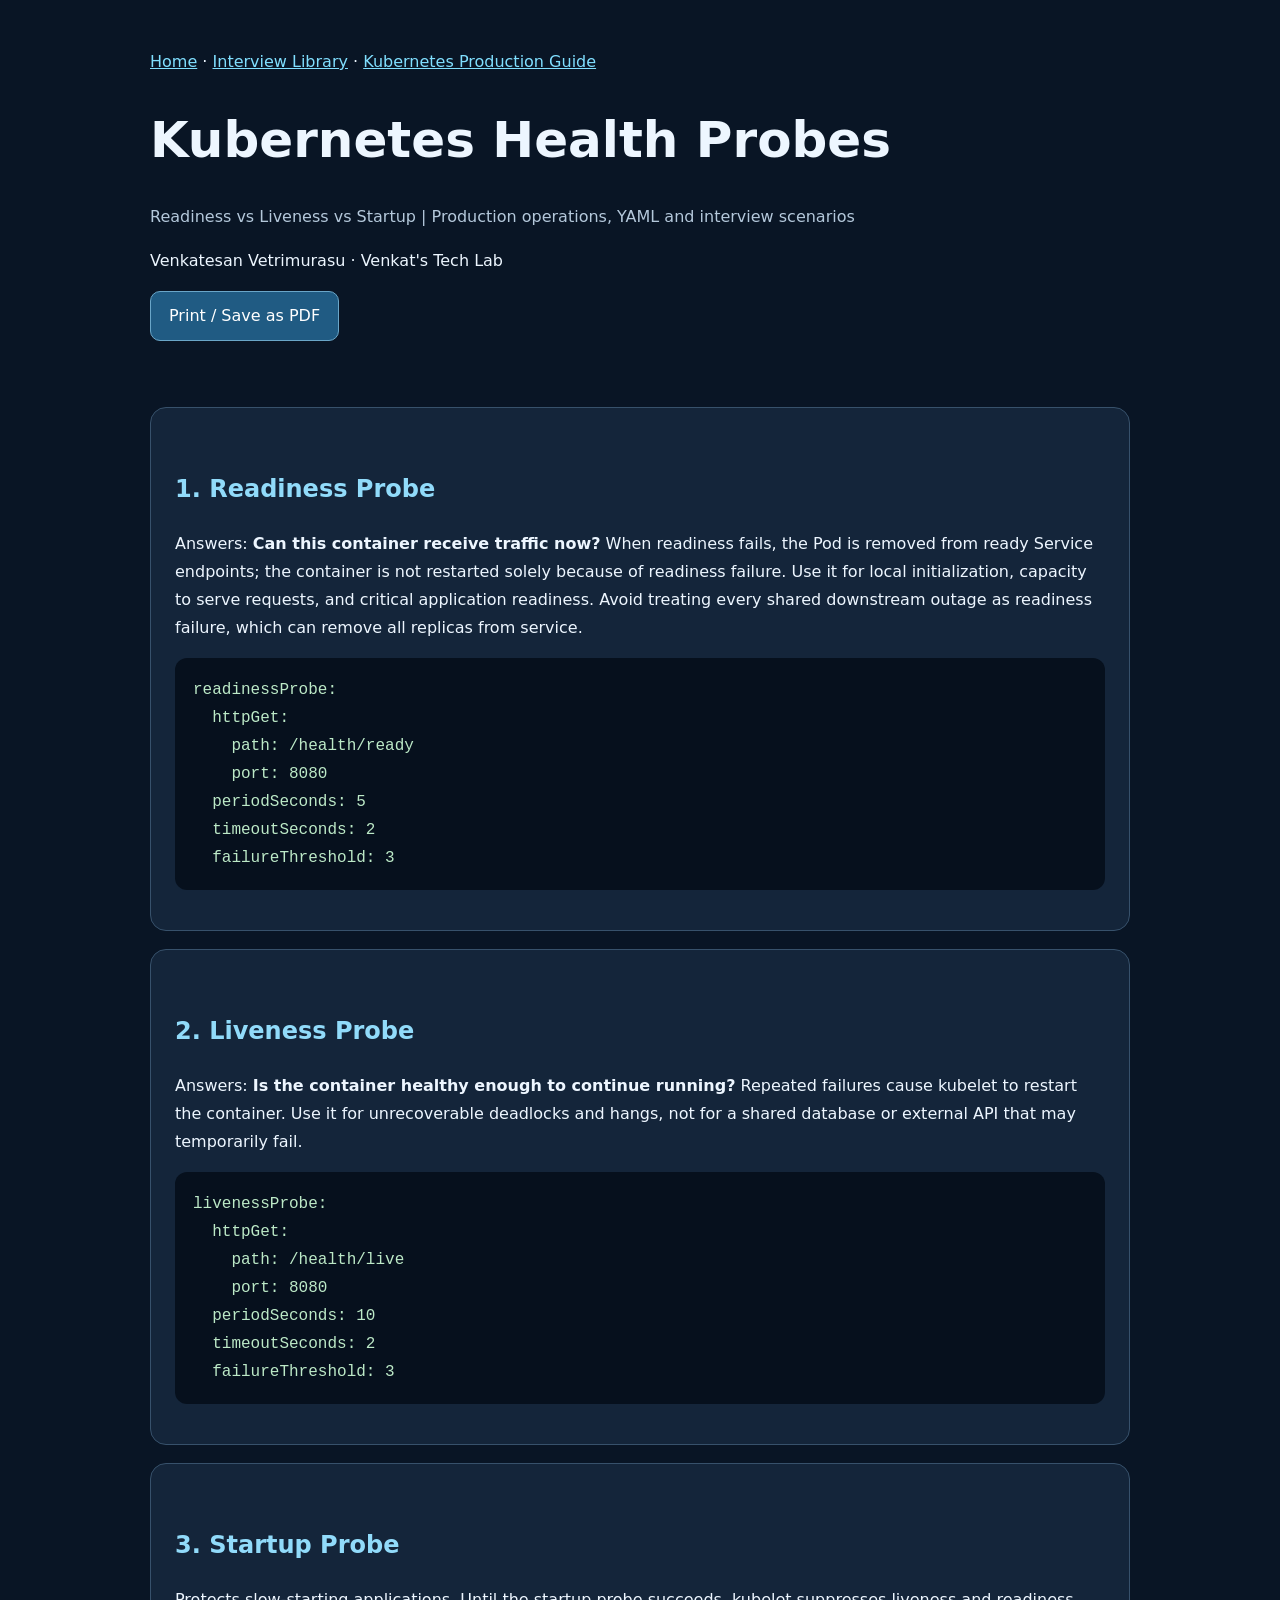
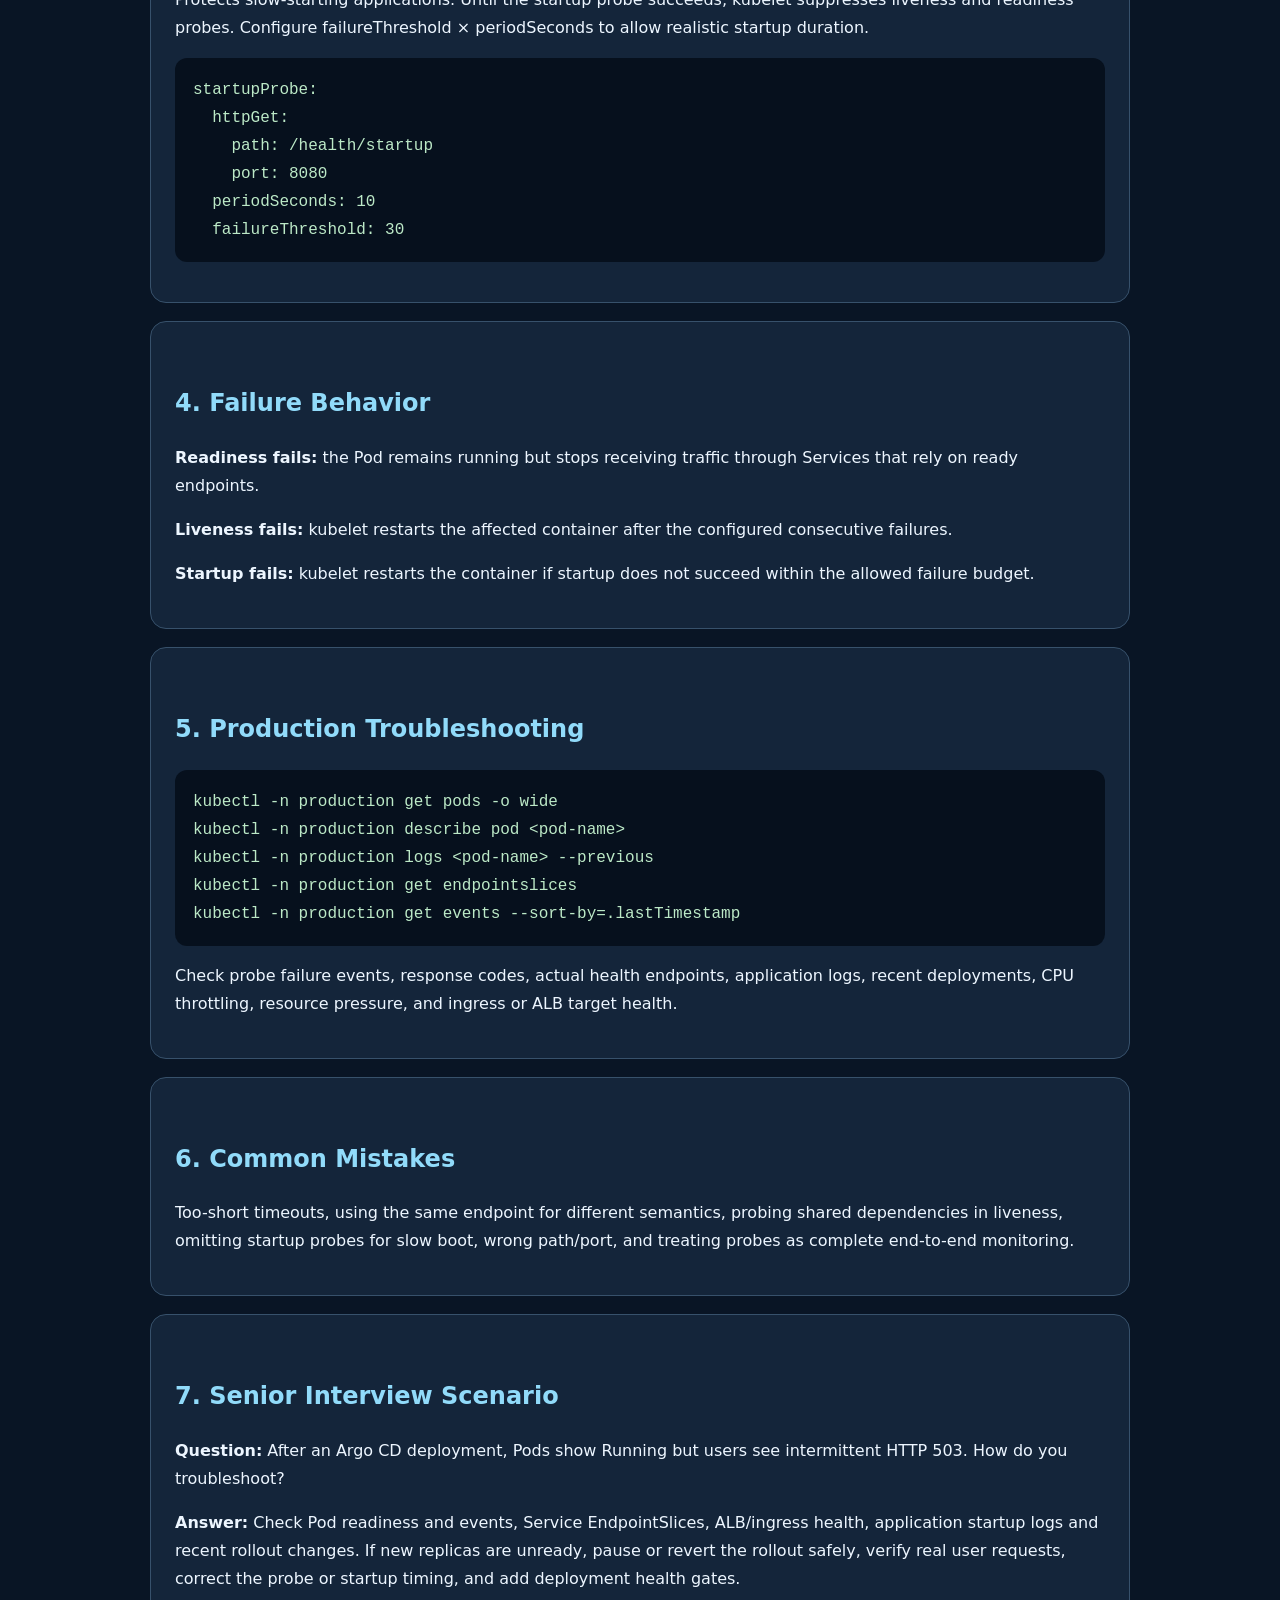
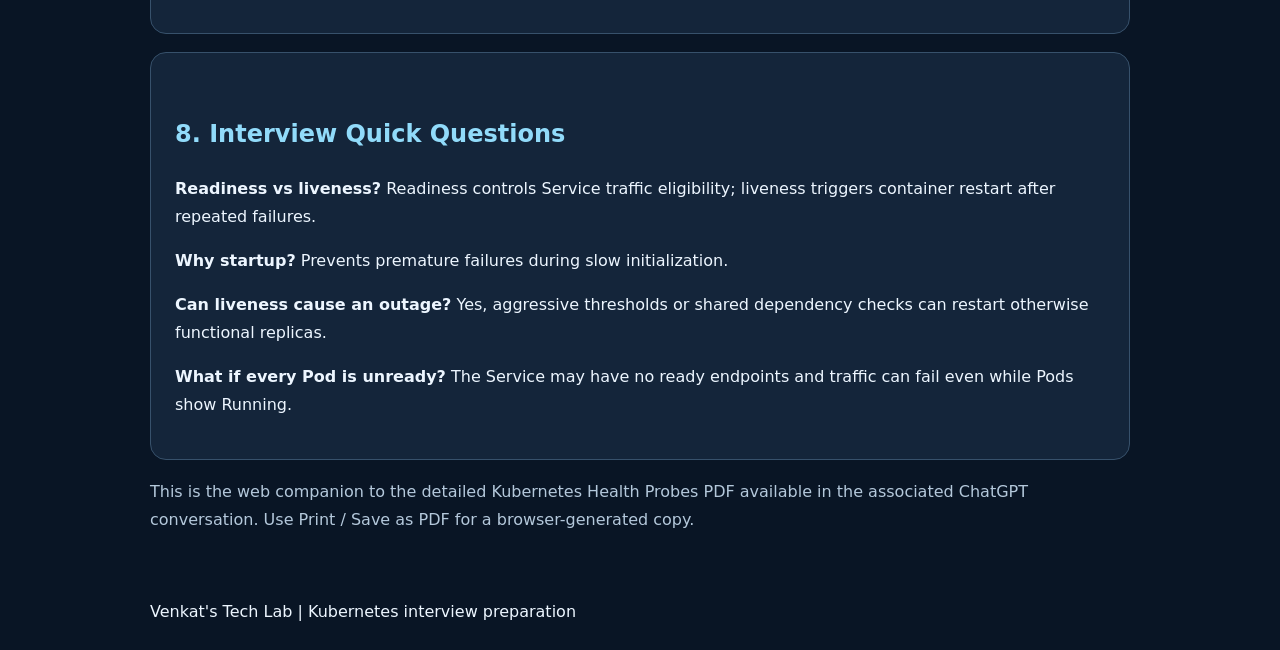
<file: interview/kubernetes-health-probes.html>
<!doctype html><html lang="en"><head><meta charset="utf-8"><meta name="viewport" content="width=device-width,initial-scale=1"><meta name="description" content="Kubernetes readiness liveness and startup probes production guide"><title>Kubernetes Health Probes | Venkat's Tech Lab</title><style>:root{color-scheme:dark}body{background:#091525;color:#edf6ff;font:16px/1.75 system-ui,sans-serif;margin:0}header,main,footer{max-width:980px;margin:auto;padding:24px}header{padding-top:48px}a{color:#80dfff}h1{font-size:clamp(30px,5vw,50px);line-height:1.2}h2{color:#91dbfa;margin-top:36px}article{background:#14253a;border:1px solid #37516b;border-radius:16px;padding:24px;margin:18px 0}pre{white-space:pre-wrap;background:#06101d;padding:18px;border-radius:12px;overflow:auto;color:#bce9c7}button{border:1px solid #6aa6c8;border-radius:10px;padding:10px 18px;background:#205b83;color:white;cursor:pointer;font:inherit}.muted{color:#b4c8db}@media print{body{background:white;color:black}article{background:white;color:black;border:0}button,nav{display:none}h2{color:black}}</style></head><body><header><nav><a href="/">Home</a> · <a href="/interview/">Interview Library</a> · <a href="/interview/kubernetes-production.html">Kubernetes Production Guide</a></nav><h1>Kubernetes Health Probes</h1><p class="muted">Readiness vs Liveness vs Startup | Production operations, YAML and interview scenarios</p><p>Venkatesan Vetrimurasu · Venkat's Tech Lab</p><button onclick="window.print()">Print / Save as PDF</button></header><main><article><h2>1. Readiness Probe</h2><p>Answers: <strong>Can this container receive traffic now?</strong> When readiness fails, the Pod is removed from ready Service endpoints; the container is not restarted solely because of readiness failure. Use it for local initialization, capacity to serve requests, and critical application readiness. Avoid treating every shared downstream outage as readiness failure, which can remove all replicas from service.</p><pre>readinessProbe:
  httpGet:
    path: /health/ready
    port: 8080
  periodSeconds: 5
  timeoutSeconds: 2
  failureThreshold: 3</pre></article><article><h2>2. Liveness Probe</h2><p>Answers: <strong>Is the container healthy enough to continue running?</strong> Repeated failures cause kubelet to restart the container. Use it for unrecoverable deadlocks and hangs, not for a shared database or external API that may temporarily fail.</p><pre>livenessProbe:
  httpGet:
    path: /health/live
    port: 8080
  periodSeconds: 10
  timeoutSeconds: 2
  failureThreshold: 3</pre></article><article><h2>3. Startup Probe</h2><p>Protects slow-starting applications. Until the startup probe succeeds, kubelet suppresses liveness and readiness probes. Configure failureThreshold × periodSeconds to allow realistic startup duration.</p><pre>startupProbe:
  httpGet:
    path: /health/startup
    port: 8080
  periodSeconds: 10
  failureThreshold: 30</pre></article><article><h2>4. Failure Behavior</h2><p><strong>Readiness fails:</strong> the Pod remains running but stops receiving traffic through Services that rely on ready endpoints.</p><p><strong>Liveness fails:</strong> kubelet restarts the affected container after the configured consecutive failures.</p><p><strong>Startup fails:</strong> kubelet restarts the container if startup does not succeed within the allowed failure budget.</p></article><article><h2>5. Production Troubleshooting</h2><pre>kubectl -n production get pods -o wide
kubectl -n production describe pod &lt;pod-name&gt;
kubectl -n production logs &lt;pod-name&gt; --previous
kubectl -n production get endpointslices
kubectl -n production get events --sort-by=.lastTimestamp</pre><p>Check probe failure events, response codes, actual health endpoints, application logs, recent deployments, CPU throttling, resource pressure, and ingress or ALB target health.</p></article><article><h2>6. Common Mistakes</h2><p>Too-short timeouts, using the same endpoint for different semantics, probing shared dependencies in liveness, omitting startup probes for slow boot, wrong path/port, and treating probes as complete end-to-end monitoring.</p></article><article><h2>7. Senior Interview Scenario</h2><p><strong>Question:</strong> After an Argo CD deployment, Pods show Running but users see intermittent HTTP 503. How do you troubleshoot?</p><p><strong>Answer:</strong> Check Pod readiness and events, Service EndpointSlices, ALB/ingress health, application startup logs and recent rollout changes. If new replicas are unready, pause or revert the rollout safely, verify real user requests, correct the probe or startup timing, and add deployment health gates.</p></article><article><h2>8. Interview Quick Questions</h2><p><strong>Readiness vs liveness?</strong> Readiness controls Service traffic eligibility; liveness triggers container restart after repeated failures.</p><p><strong>Why startup?</strong> Prevents premature failures during slow initialization.</p><p><strong>Can liveness cause an outage?</strong> Yes, aggressive thresholds or shared dependency checks can restart otherwise functional replicas.</p><p><strong>What if every Pod is unready?</strong> The Service may have no ready endpoints and traffic can fail even while Pods show Running.</p></article><p class="muted">This is the web companion to the detailed Kubernetes Health Probes PDF available in the associated ChatGPT conversation. Use Print / Save as PDF for a browser-generated copy.</p></main><footer>Venkat's Tech Lab | Kubernetes interview preparation</footer></body></html>
</file>
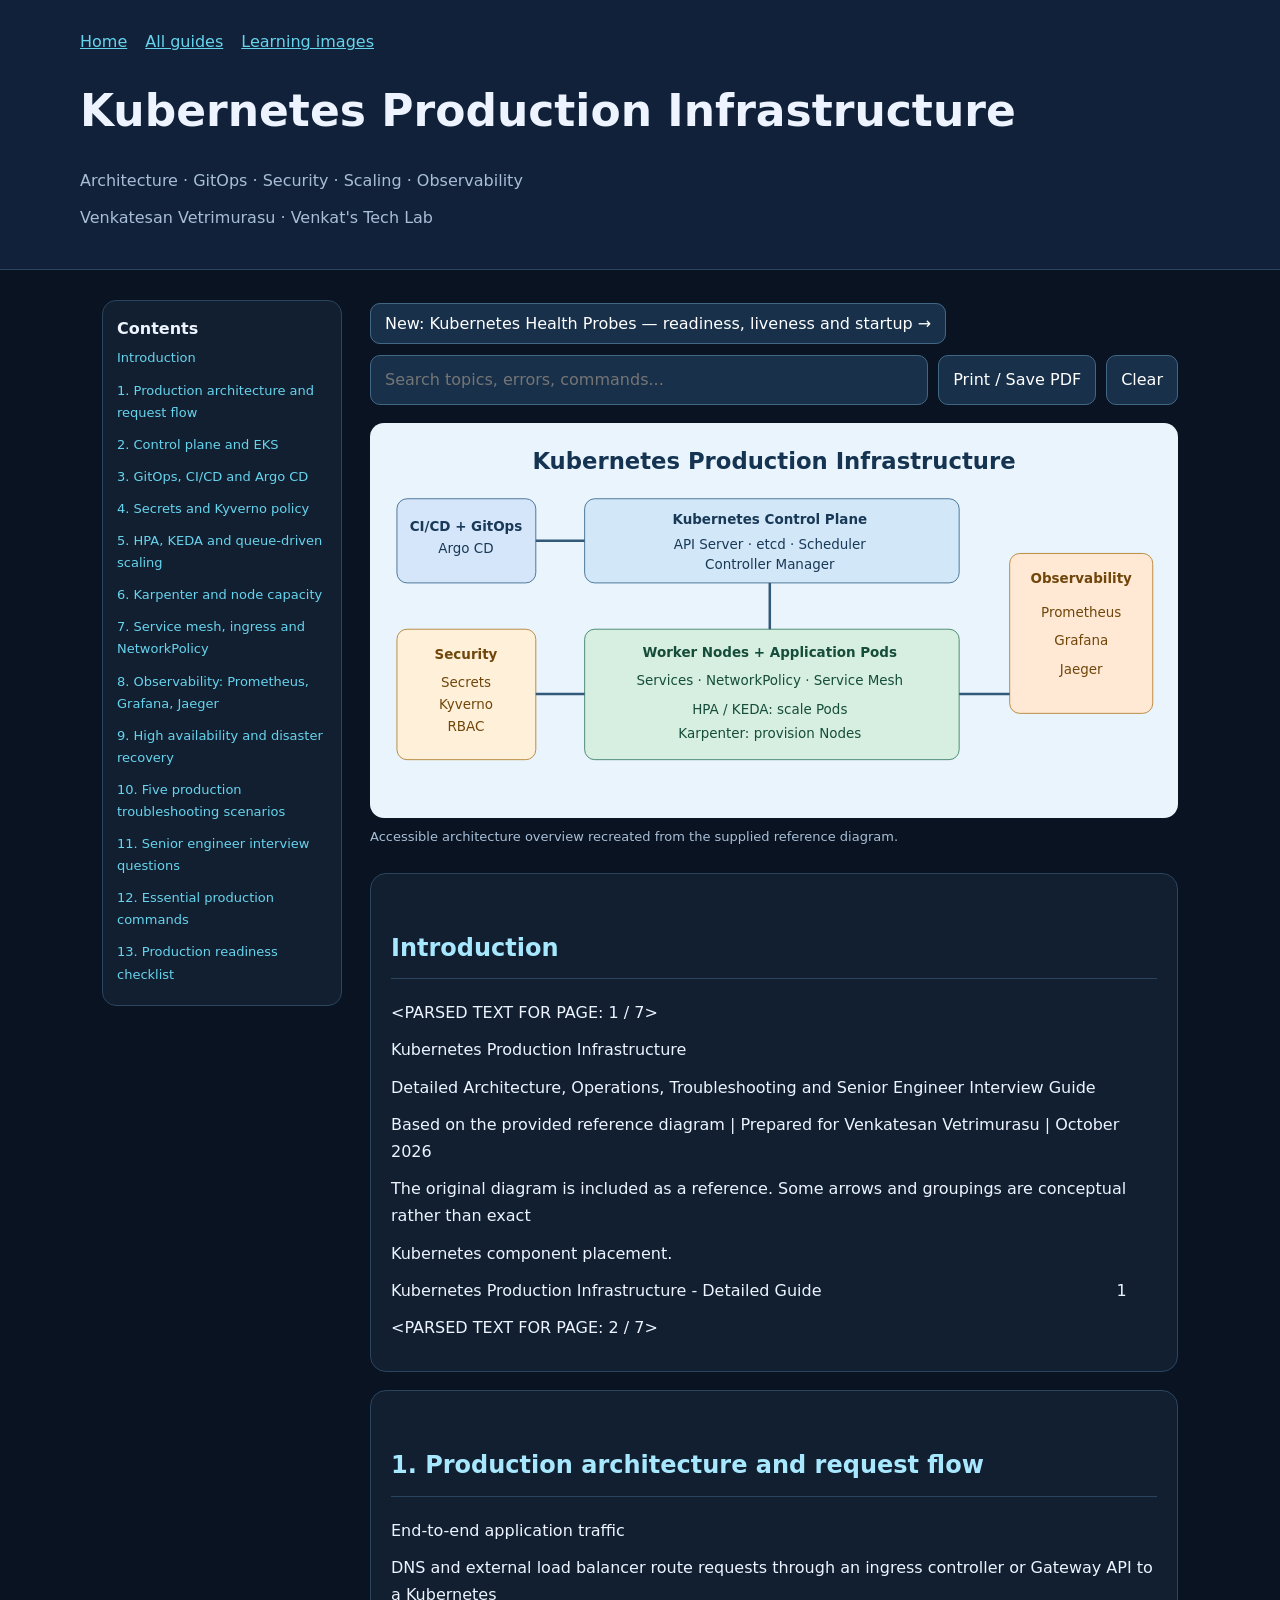
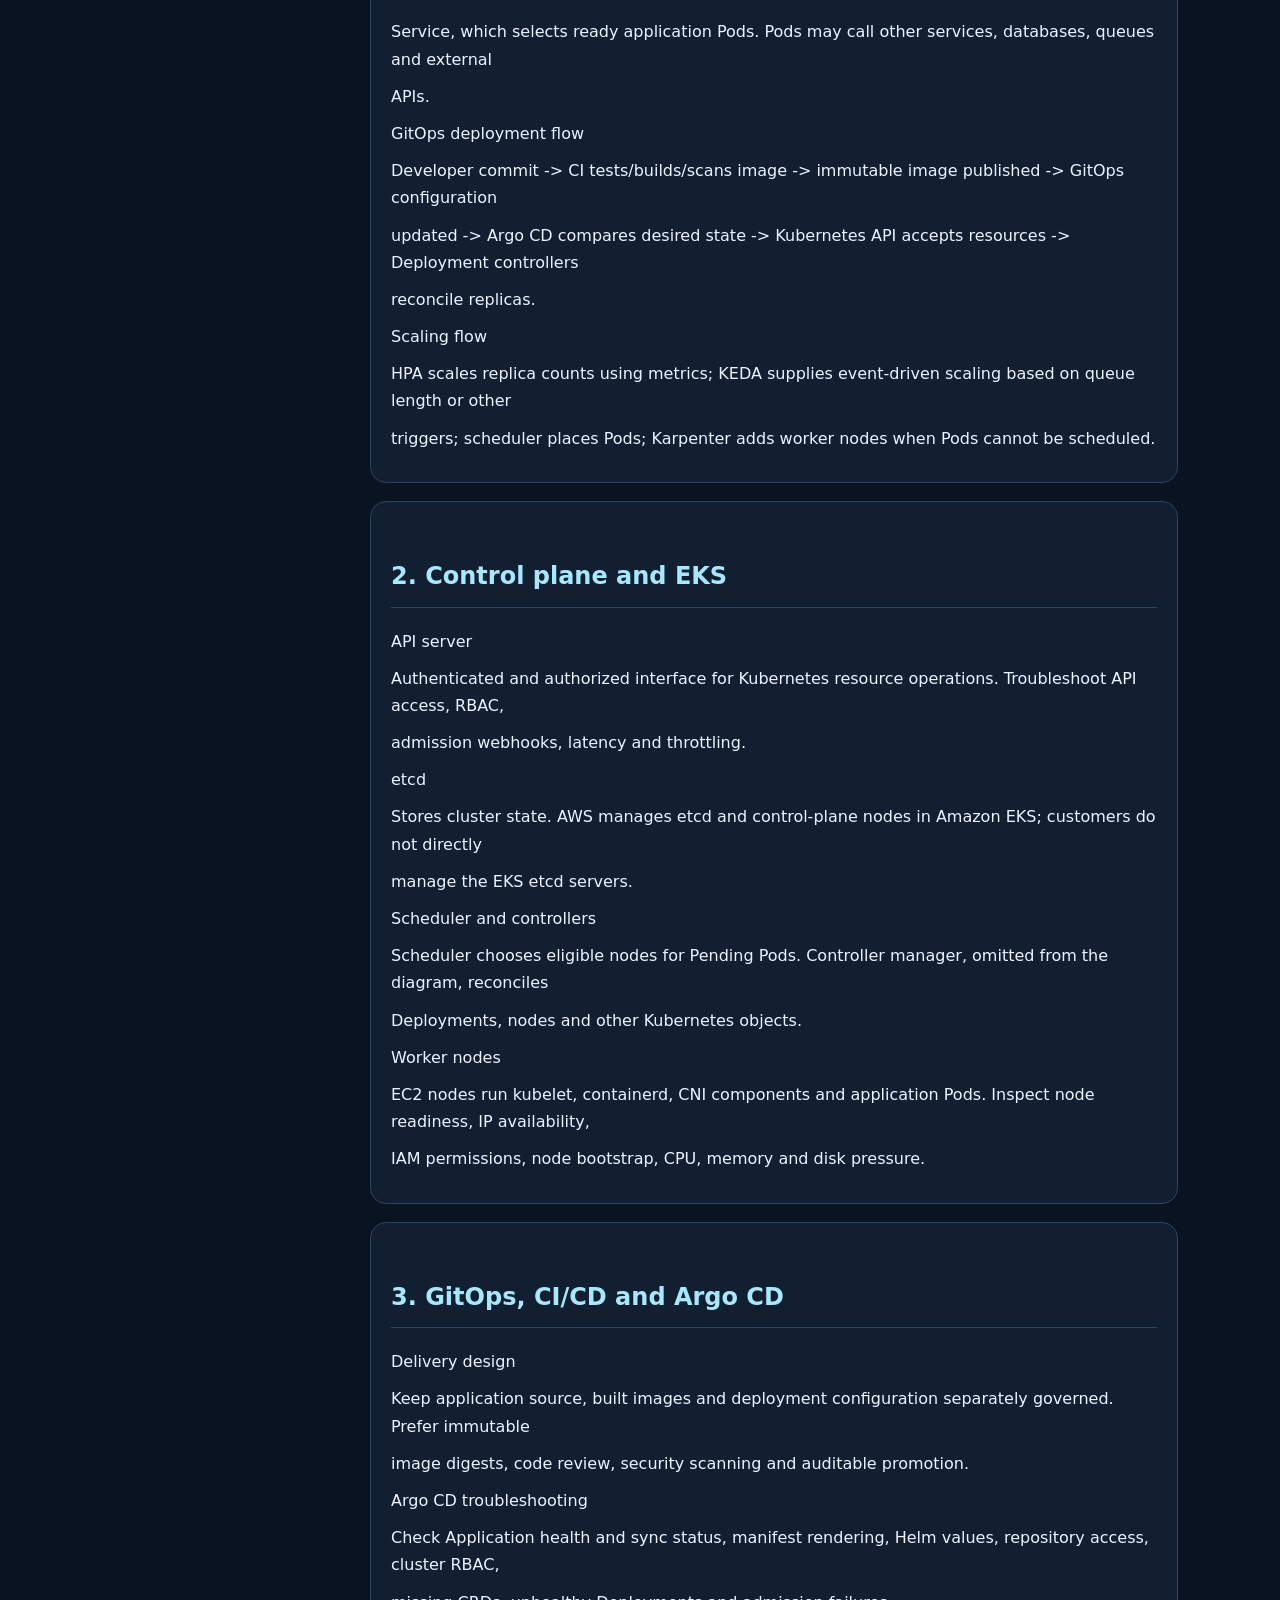
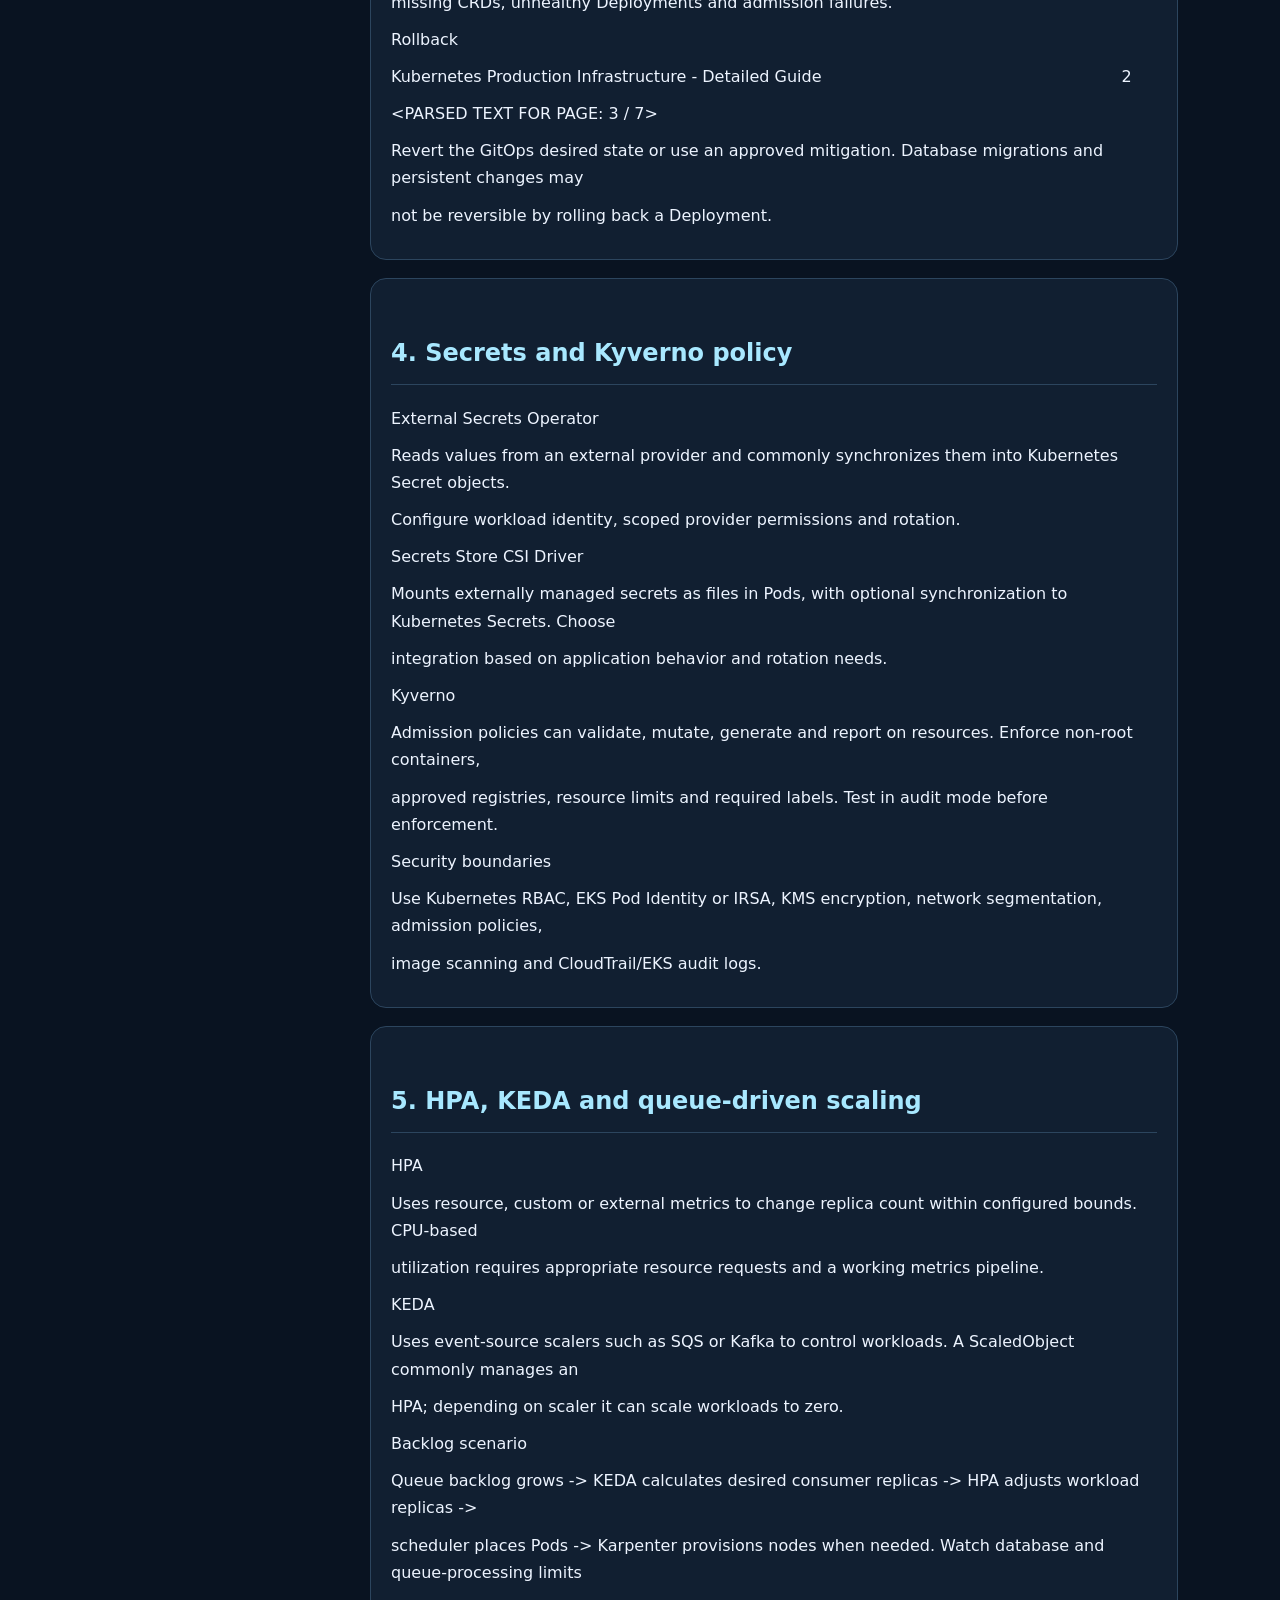
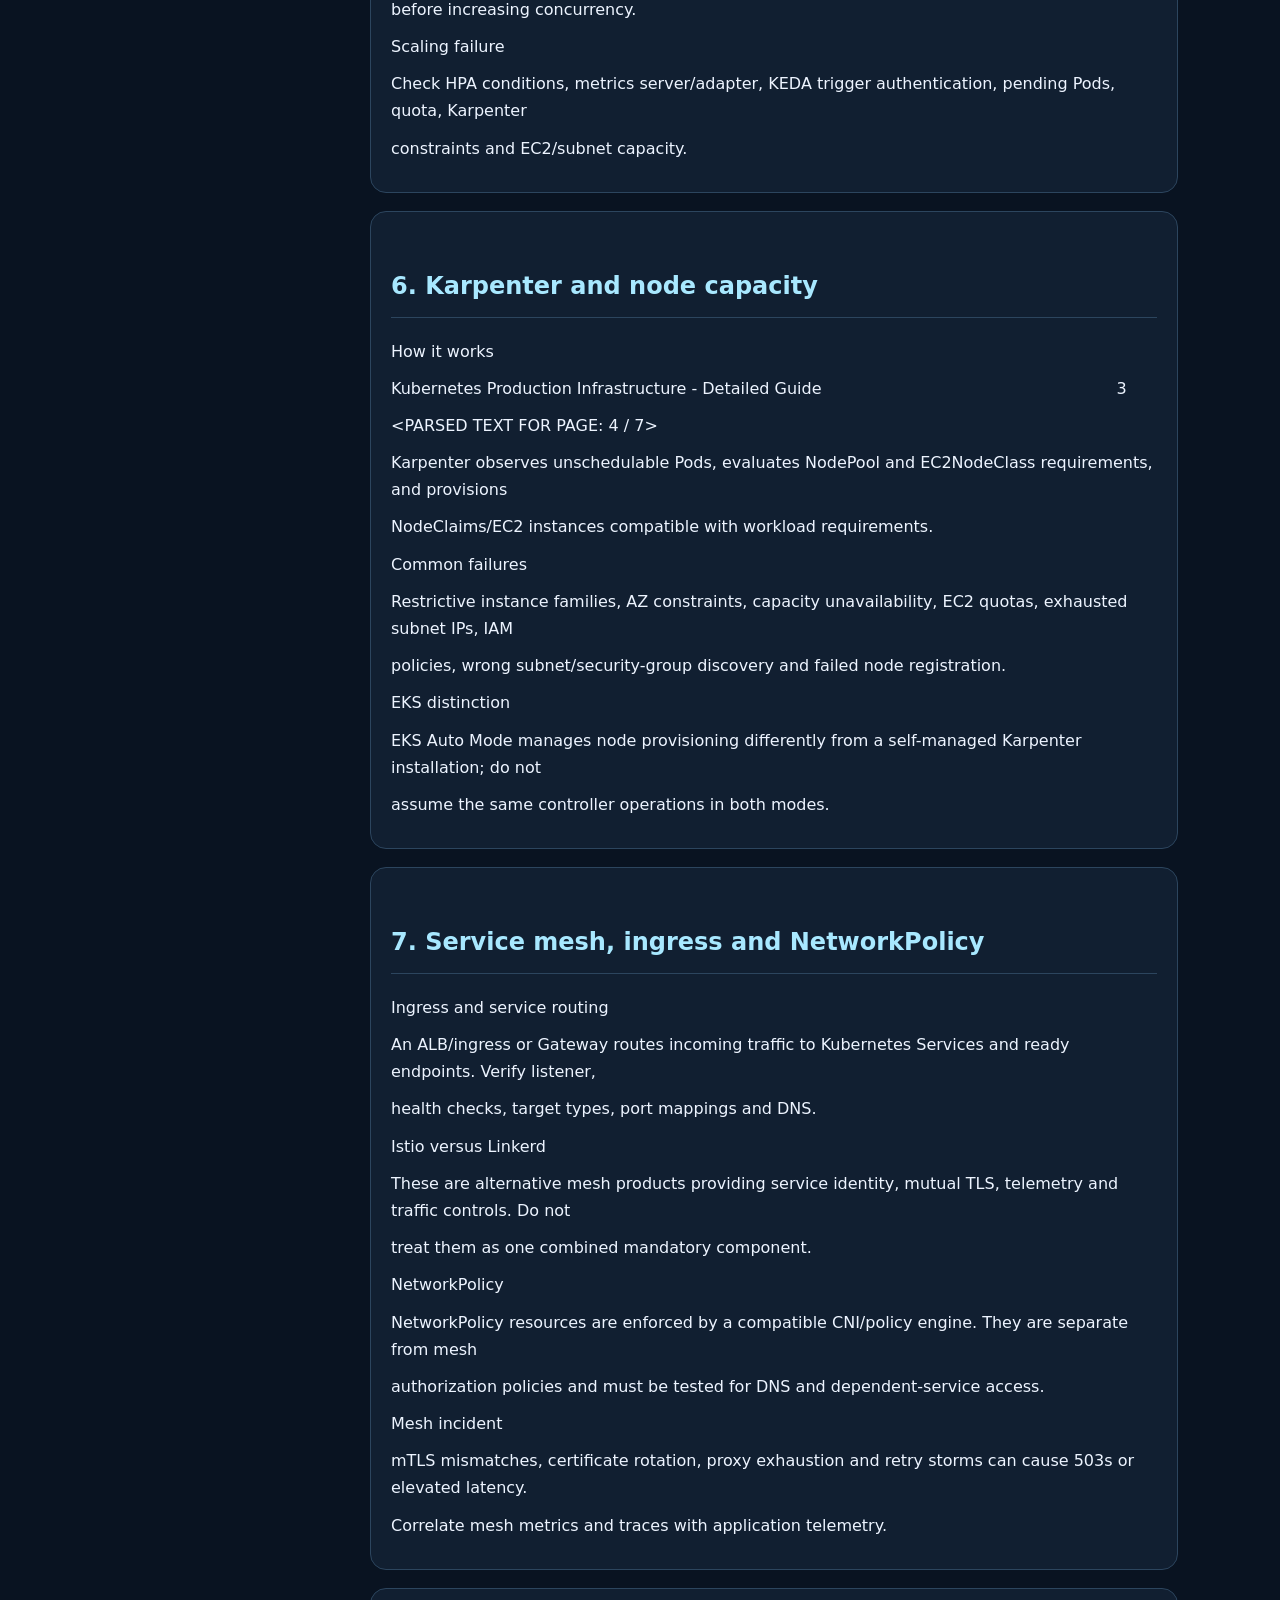
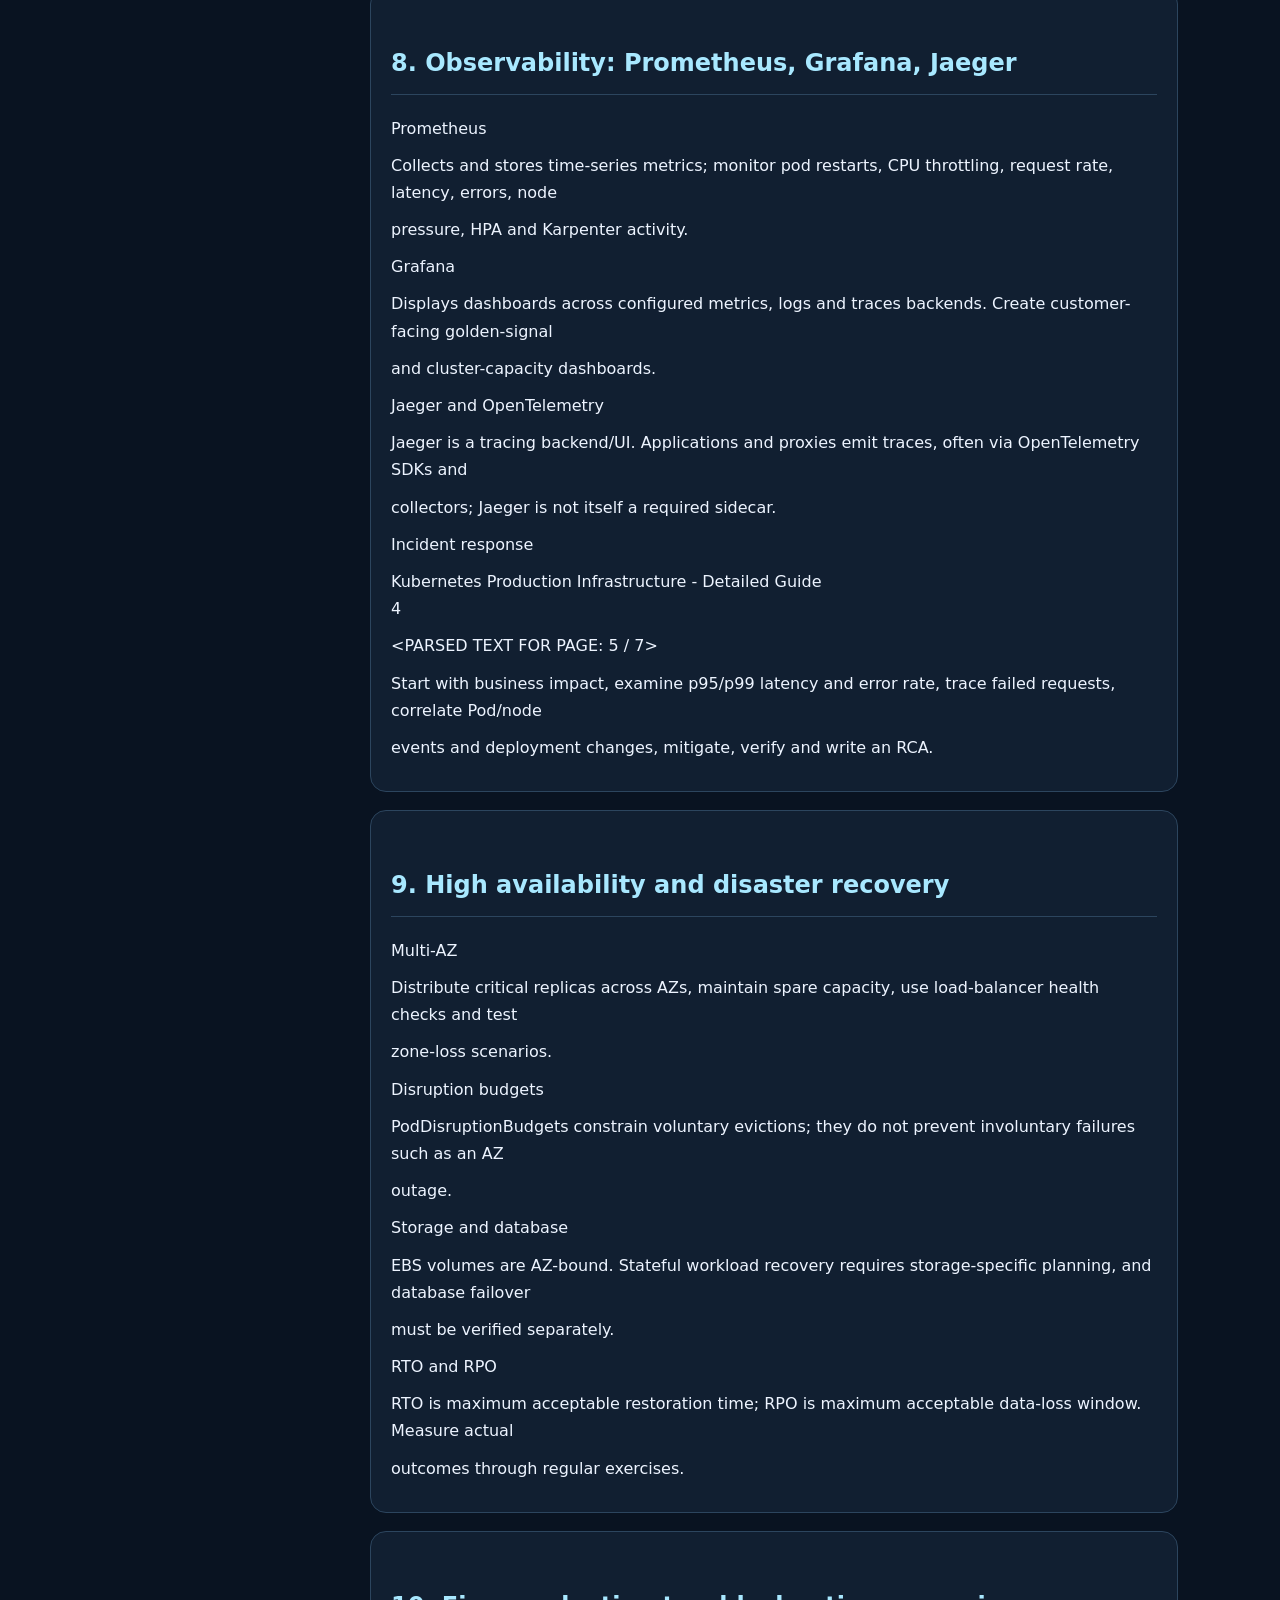
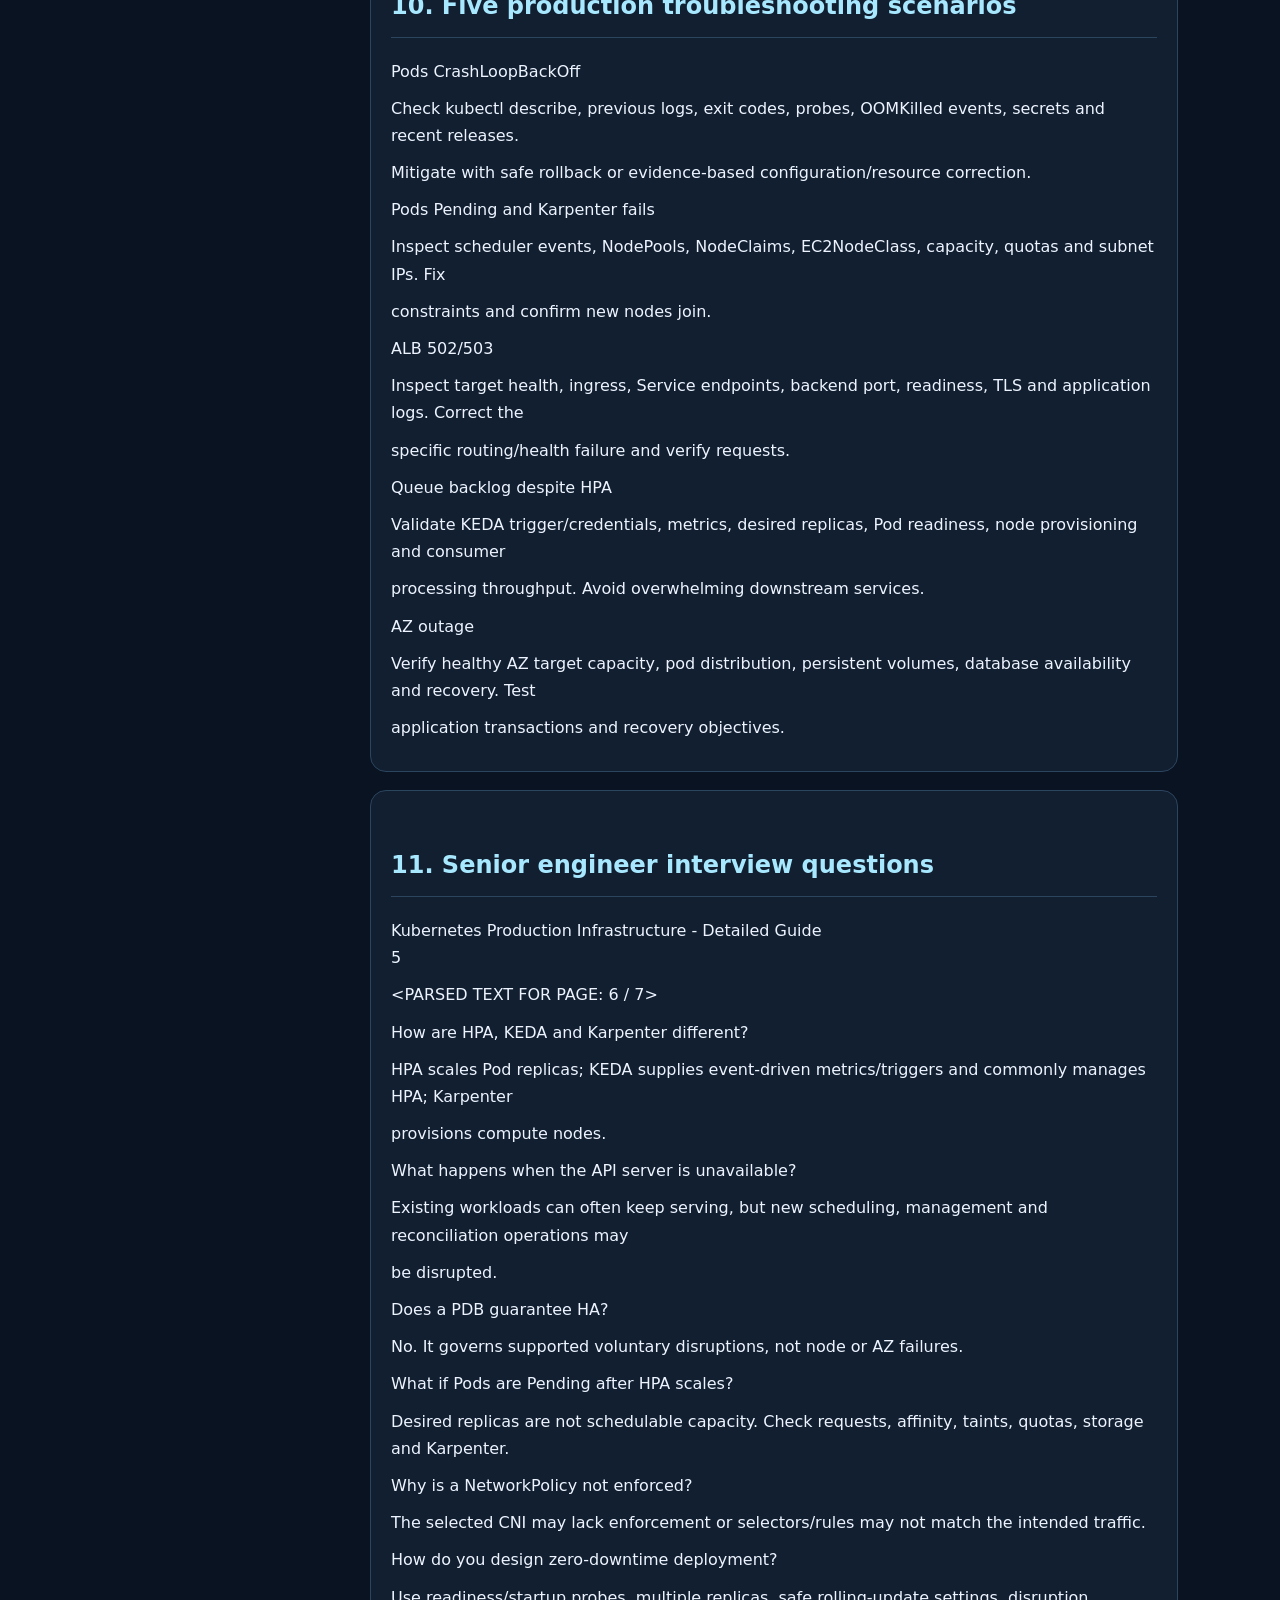
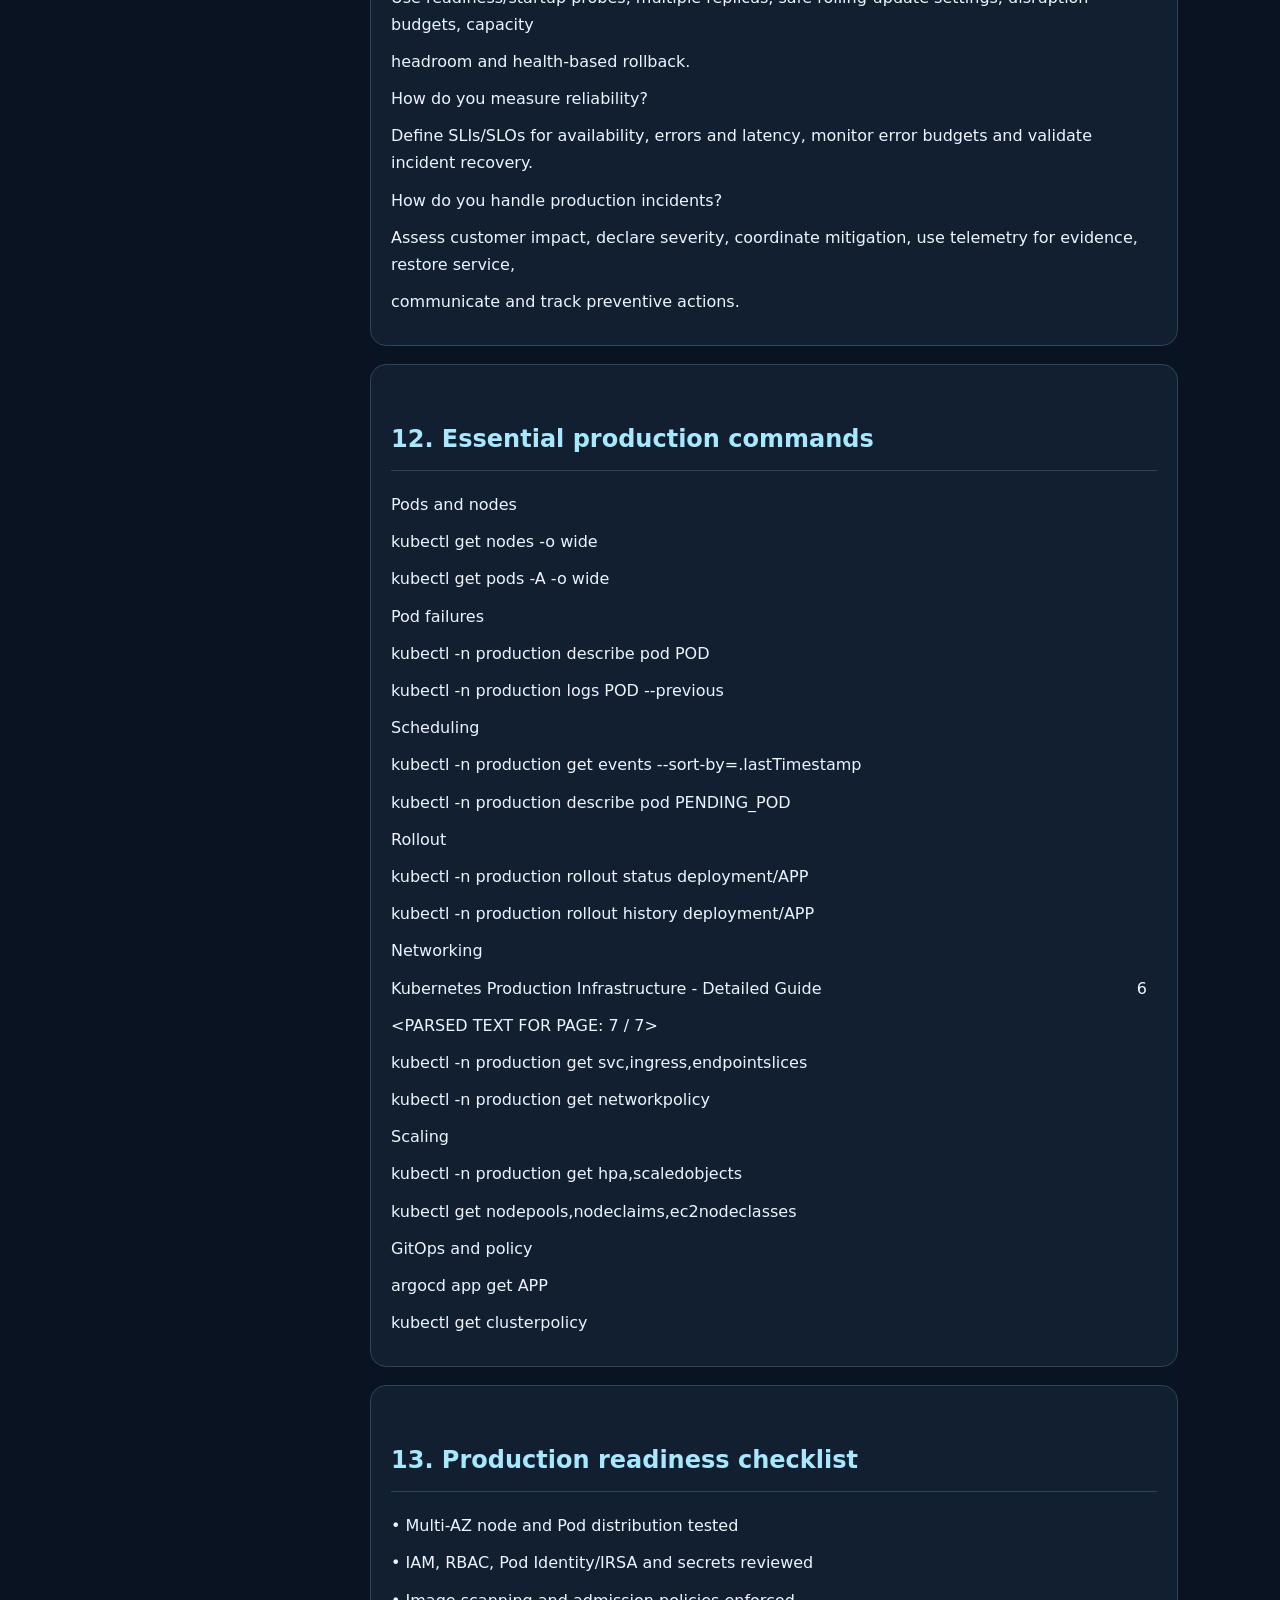
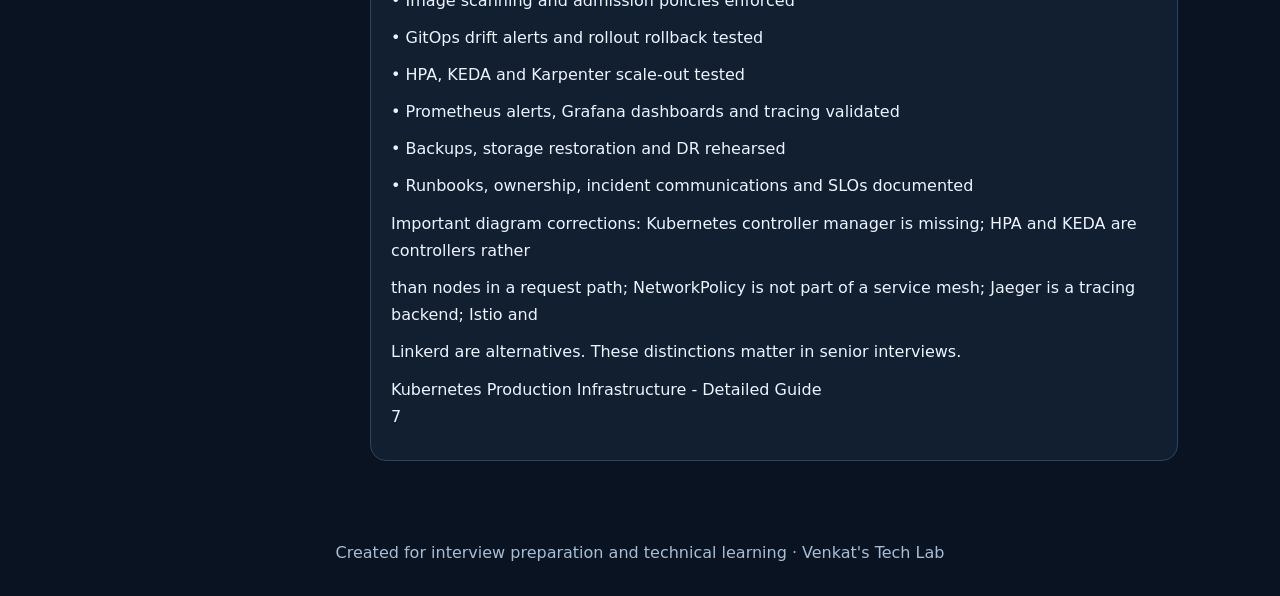
<file: interview/kubernetes-production.html>
<!doctype html><html lang="en"><head><meta charset="utf-8"><meta name="viewport" content="width=device-width,initial-scale=1"><meta name="description" content="Architecture · GitOps · Security · Scaling · Observability"><title>Kubernetes Production Infrastructure | Venkat's Tech Lab</title><style>:root{color-scheme:dark;--bg:#091321;--panel:#111f31;--text:#edf4ff;--muted:#a8bed6;--accent:#67d4ed;--border:#2c455e}*{box-sizing:border-box}body{margin:0;background:var(--bg);color:var(--text);font:16px/1.7 system-ui,-apple-system,Segoe UI,sans-serif}header{padding:28px max(22px,calc((100vw - 1120px)/2));border-bottom:1px solid var(--border);background:#102139}a{color:var(--accent)}nav{display:flex;gap:18px;flex-wrap:wrap}main{max-width:1120px;margin:auto;padding:30px 22px;display:grid;grid-template-columns:240px minmax(0,1fr);gap:28px}aside{position:sticky;top:16px;align-self:start;max-height:90vh;overflow:auto;border:1px solid var(--border);border-radius:14px;padding:14px;background:var(--panel)}aside a{display:block;text-decoration:none;padding:5px 0;font-size:13px}.content{min-width:0}h1{font-size:clamp(28px,4vw,44px);line-height:1.2}h2{color:#a8e8ff;margin-top:34px;border-bottom:1px solid var(--border);padding-bottom:10px}h3{color:#c4eaff;margin-top:20px}p{margin:10px 0}section{scroll-margin-top:18px}.section{border:1px solid var(--border);background:var(--panel);border-radius:16px;padding:20px;margin:18px 0}.section p{white-space:pre-wrap}.tools{display:flex;gap:10px;flex-wrap:wrap;margin:18px 0}input,button,.btn{background:#18304a;color:white;border:1px solid #426784;border-radius:10px;padding:10px 14px;font:inherit}input{flex:1;min-width:180px}button,.btn{cursor:pointer;text-decoration:none}figure{margin:0 0 24px}figure img{width:100%;border-radius:12px}figcaption{color:var(--muted);font-size:13px}footer{padding:30px;text-align:center;color:var(--muted)}.muted{color:var(--muted)}.hidden{display:none!important}@media(max-width:760px){main{display:block}aside{position:static;max-height:220px;margin-bottom:24px}.section{padding:15px}}@media print{body{background:white;color:black}header,aside,.tools{display:none}main{display:block;max-width:none}.section{background:white;color:black;border:0;break-inside:avoid}h2,h3{color:black}}</style></head><body><header><nav><a href="/">Home</a><a href="/interview/">All guides</a><a href="/images/">Learning images</a></nav><h1>Kubernetes Production Infrastructure</h1><p class="muted">Architecture · GitOps · Security · Scaling · Observability</p><p class="muted">Venkatesan Vetrimurasu · Venkat's Tech Lab</p></header><main><aside><strong>Contents</strong><a href="#section-0">Introduction</a><a href="#section-1">1. Production architecture and request flow</a><a href="#section-2">2. Control plane and EKS</a><a href="#section-3">3. GitOps, CI/CD and Argo CD</a><a href="#section-4">4. Secrets and Kyverno policy</a><a href="#section-5">5. HPA, KEDA and queue-driven scaling</a><a href="#section-6">6. Karpenter and node capacity</a><a href="#section-7">7. Service mesh, ingress and NetworkPolicy</a><a href="#section-8">8. Observability: Prometheus, Grafana, Jaeger</a><a href="#section-9">9. High availability and disaster recovery</a><a href="#section-10">10. Five production troubleshooting scenarios</a><a href="#section-11">11. Senior engineer interview questions</a><a href="#section-12">12. Essential production commands</a><a href="#section-13">13. Production readiness checklist</a></aside><article class="content"><p><a class="btn" href="kubernetes-health-probes.html">New: Kubernetes Health Probes — readiness, liveness and startup →</a></p><div class="tools"><input id="search" type="search" placeholder="Search topics, errors, commands..." aria-label="Search this guide"><button onclick="window.print()">Print / Save PDF</button><button id="reset" onclick="document.getElementById('search').value='';filter()">Clear</button></div><p id="matches" class="muted"></p><figure><svg role="img" aria-label="Kubernetes production architecture overview" viewBox="0 0 960 470" style="width:100%;height:auto;background:#eaf4fc;border-radius:14px;font-family:system-ui"><rect x="12" y="20" width="936" height="430" rx="20" fill="#eaf4fc"/><text x="480" y="55" text-anchor="middle" font-size="27" font-weight="bold" fill="#153452">Kubernetes Production Infrastructure</text><rect x="32" y="90" width="165" height="100" rx="12" fill="#d5e6fa" stroke="#35648a"/><text x="114" y="128" text-anchor="middle" fill="#183957" font-weight="bold">CI/CD + GitOps</text><text x="114" y="155" text-anchor="middle" fill="#183957">Argo CD</text><rect x="255" y="90" width="445" height="100" rx="12" fill="#d2e7f7" stroke="#35648a"/><text x="475" y="120" text-anchor="middle" fill="#183957" font-weight="bold">Kubernetes Control Plane</text><text x="475" y="150" text-anchor="middle" fill="#183957">API Server · etcd · Scheduler</text><text x="475" y="173" text-anchor="middle" fill="#183957">Controller Manager</text><rect x="255" y="245" width="445" height="155" rx="12" fill="#d6efe1" stroke="#357a62"/><text x="475" y="278" text-anchor="middle" fill="#154c3a" font-weight="bold">Worker Nodes + Application Pods</text><text x="475" y="311" text-anchor="middle" fill="#154c3a">Services · NetworkPolicy · Service Mesh</text><text x="475" y="346" text-anchor="middle" fill="#154c3a">HPA / KEDA: scale Pods</text><text x="475" y="374" text-anchor="middle" fill="#154c3a">Karpenter: provision Nodes</text><rect x="32" y="245" width="165" height="155" rx="12" fill="#fff1d9" stroke="#b17b28"/><text x="114" y="280" text-anchor="middle" fill="#70460b" font-weight="bold">Security</text><text x="114" y="314" text-anchor="middle" fill="#70460b">Secrets</text><text x="114" y="340" text-anchor="middle" fill="#70460b">Kyverno</text><text x="114" y="366" text-anchor="middle" fill="#70460b">RBAC</text><rect x="760" y="155" width="170" height="190" rx="12" fill="#ffe9d4" stroke="#b17b28"/><text x="845" y="190" text-anchor="middle" fill="#70460b" font-weight="bold">Observability</text><text x="845" y="230" text-anchor="middle" fill="#70460b">Prometheus</text><text x="845" y="264" text-anchor="middle" fill="#70460b">Grafana</text><text x="845" y="298" text-anchor="middle" fill="#70460b">Jaeger</text><g stroke="#335978" stroke-width="3" fill="none"><path d="M197 140 H255"/><path d="M475 190 V245"/><path d="M197 322 H255"/><path d="M700 322 H760"/></g></svg><figcaption>Accessible architecture overview recreated from the supplied reference diagram.</figcaption></figure><section class="section" id="section-0"><h2>Introduction</h2><p>&lt;PARSED TEXT FOR PAGE: 1 / 7&gt;</p><p>Kubernetes Production Infrastructure</p><p>Detailed Architecture, Operations, Troubleshooting and Senior Engineer Interview Guide</p><p>Based on the provided reference diagram | Prepared for Venkatesan Vetrimurasu | October 2026</p><p>The original diagram is included as a reference. Some arrows and groupings are conceptual rather than exact</p><p>Kubernetes component placement.</p><p>Kubernetes Production Infrastructure - Detailed Guide                                                          1</p><p>&lt;PARSED TEXT FOR PAGE: 2 / 7&gt;</p></section><section class="section" id="section-1"><h2>1. Production architecture and request flow</h2><p>End-to-end application traffic</p><p>DNS and external load balancer route requests through an ingress controller or Gateway API to a Kubernetes</p><p>Service, which selects ready application Pods. Pods may call other services, databases, queues and external</p><p>APIs.</p><p>GitOps deployment flow</p><p>Developer commit -&gt; CI tests/builds/scans image -&gt; immutable image published -&gt; GitOps configuration</p><p>updated -&gt; Argo CD compares desired state -&gt; Kubernetes API accepts resources -&gt; Deployment controllers</p><p>reconcile replicas.</p><p>Scaling flow</p><p>HPA scales replica counts using metrics; KEDA supplies event-driven scaling based on queue length or other</p><p>triggers; scheduler places Pods; Karpenter adds worker nodes when Pods cannot be scheduled.</p></section><section class="section" id="section-2"><h2>2. Control plane and EKS</h2><p>API server</p><p>Authenticated and authorized interface for Kubernetes resource operations. Troubleshoot API access, RBAC,</p><p>admission webhooks, latency and throttling.</p><p>etcd</p><p>Stores cluster state. AWS manages etcd and control-plane nodes in Amazon EKS; customers do not directly</p><p>manage the EKS etcd servers.</p><p>Scheduler and controllers</p><p>Scheduler chooses eligible nodes for Pending Pods. Controller manager, omitted from the diagram, reconciles</p><p>Deployments, nodes and other Kubernetes objects.</p><p>Worker nodes</p><p>EC2 nodes run kubelet, containerd, CNI components and application Pods. Inspect node readiness, IP availability,</p><p>IAM permissions, node bootstrap, CPU, memory and disk pressure.</p></section><section class="section" id="section-3"><h2>3. GitOps, CI/CD and Argo CD</h2><p>Delivery design</p><p>Keep application source, built images and deployment configuration separately governed. Prefer immutable</p><p>image digests, code review, security scanning and auditable promotion.</p><p>Argo CD troubleshooting</p><p>Check Application health and sync status, manifest rendering, Helm values, repository access, cluster RBAC,</p><p>missing CRDs, unhealthy Deployments and admission failures.</p><p>Rollback</p><p>Kubernetes Production Infrastructure - Detailed Guide                                                           2</p><p>&lt;PARSED TEXT FOR PAGE: 3 / 7&gt;</p><p>Revert the GitOps desired state or use an approved mitigation. Database migrations and persistent changes may</p><p>not be reversible by rolling back a Deployment.</p></section><section class="section" id="section-4"><h2>4. Secrets and Kyverno policy</h2><p>External Secrets Operator</p><p>Reads values from an external provider and commonly synchronizes them into Kubernetes Secret objects.</p><p>Configure workload identity, scoped provider permissions and rotation.</p><p>Secrets Store CSI Driver</p><p>Mounts externally managed secrets as files in Pods, with optional synchronization to Kubernetes Secrets. Choose</p><p>integration based on application behavior and rotation needs.</p><p>Kyverno</p><p>Admission policies can validate, mutate, generate and report on resources. Enforce non-root containers,</p><p>approved registries, resource limits and required labels. Test in audit mode before enforcement.</p><p>Security boundaries</p><p>Use Kubernetes RBAC, EKS Pod Identity or IRSA, KMS encryption, network segmentation, admission policies,</p><p>image scanning and CloudTrail/EKS audit logs.</p></section><section class="section" id="section-5"><h2>5. HPA, KEDA and queue-driven scaling</h2><p>HPA</p><p>Uses resource, custom or external metrics to change replica count within configured bounds. CPU-based</p><p>utilization requires appropriate resource requests and a working metrics pipeline.</p><p>KEDA</p><p>Uses event-source scalers such as SQS or Kafka to control workloads. A ScaledObject commonly manages an</p><p>HPA; depending on scaler it can scale workloads to zero.</p><p>Backlog scenario</p><p>Queue backlog grows -&gt; KEDA calculates desired consumer replicas -&gt; HPA adjusts workload replicas -&gt;</p><p>scheduler places Pods -&gt; Karpenter provisions nodes when needed. Watch database and queue-processing limits</p><p>before increasing concurrency.</p><p>Scaling failure</p><p>Check HPA conditions, metrics server/adapter, KEDA trigger authentication, pending Pods, quota, Karpenter</p><p>constraints and EC2/subnet capacity.</p></section><section class="section" id="section-6"><h2>6. Karpenter and node capacity</h2><p>How it works</p><p>Kubernetes Production Infrastructure - Detailed Guide                                                          3</p><p>&lt;PARSED TEXT FOR PAGE: 4 / 7&gt;</p><p>Karpenter observes unschedulable Pods, evaluates NodePool and EC2NodeClass requirements, and provisions</p><p>NodeClaims/EC2 instances compatible with workload requirements.</p><p>Common failures</p><p>Restrictive instance families, AZ constraints, capacity unavailability, EC2 quotas, exhausted subnet IPs, IAM</p><p>policies, wrong subnet/security-group discovery and failed node registration.</p><p>EKS distinction</p><p>EKS Auto Mode manages node provisioning differently from a self-managed Karpenter installation; do not</p><p>assume the same controller operations in both modes.</p></section><section class="section" id="section-7"><h2>7. Service mesh, ingress and NetworkPolicy</h2><p>Ingress and service routing</p><p>An ALB/ingress or Gateway routes incoming traffic to Kubernetes Services and ready endpoints. Verify listener,</p><p>health checks, target types, port mappings and DNS.</p><p>Istio versus Linkerd</p><p>These are alternative mesh products providing service identity, mutual TLS, telemetry and traffic controls. Do not</p><p>treat them as one combined mandatory component.</p><p>NetworkPolicy</p><p>NetworkPolicy resources are enforced by a compatible CNI/policy engine. They are separate from mesh</p><p>authorization policies and must be tested for DNS and dependent-service access.</p><p>Mesh incident</p><p>mTLS mismatches, certificate rotation, proxy exhaustion and retry storms can cause 503s or elevated latency.</p><p>Correlate mesh metrics and traces with application telemetry.</p></section><section class="section" id="section-8"><h2>8. Observability: Prometheus, Grafana, Jaeger</h2><p>Prometheus</p><p>Collects and stores time-series metrics; monitor pod restarts, CPU throttling, request rate, latency, errors, node</p><p>pressure, HPA and Karpenter activity.</p><p>Grafana</p><p>Displays dashboards across configured metrics, logs and traces backends. Create customer-facing golden-signal</p><p>and cluster-capacity dashboards.</p><p>Jaeger and OpenTelemetry</p><p>Jaeger is a tracing backend/UI. Applications and proxies emit traces, often via OpenTelemetry SDKs and</p><p>collectors; Jaeger is not itself a required sidecar.</p><p>Incident response</p><p>Kubernetes Production Infrastructure - Detailed Guide                                                                 4</p><p>&lt;PARSED TEXT FOR PAGE: 5 / 7&gt;</p><p>Start with business impact, examine p95/p99 latency and error rate, trace failed requests, correlate Pod/node</p><p>events and deployment changes, mitigate, verify and write an RCA.</p></section><section class="section" id="section-9"><h2>9. High availability and disaster recovery</h2><p>Multi-AZ</p><p>Distribute critical replicas across AZs, maintain spare capacity, use load-balancer health checks and test</p><p>zone-loss scenarios.</p><p>Disruption budgets</p><p>PodDisruptionBudgets constrain voluntary evictions; they do not prevent involuntary failures such as an AZ</p><p>outage.</p><p>Storage and database</p><p>EBS volumes are AZ-bound. Stateful workload recovery requires storage-specific planning, and database failover</p><p>must be verified separately.</p><p>RTO and RPO</p><p>RTO is maximum acceptable restoration time; RPO is maximum acceptable data-loss window. Measure actual</p><p>outcomes through regular exercises.</p></section><section class="section" id="section-10"><h2>10. Five production troubleshooting scenarios</h2><p>Pods CrashLoopBackOff</p><p>Check kubectl describe, previous logs, exit codes, probes, OOMKilled events, secrets and recent releases.</p><p>Mitigate with safe rollback or evidence-based configuration/resource correction.</p><p>Pods Pending and Karpenter fails</p><p>Inspect scheduler events, NodePools, NodeClaims, EC2NodeClass, capacity, quotas and subnet IPs. Fix</p><p>constraints and confirm new nodes join.</p><p>ALB 502/503</p><p>Inspect target health, ingress, Service endpoints, backend port, readiness, TLS and application logs. Correct the</p><p>specific routing/health failure and verify requests.</p><p>Queue backlog despite HPA</p><p>Validate KEDA trigger/credentials, metrics, desired replicas, Pod readiness, node provisioning and consumer</p><p>processing throughput. Avoid overwhelming downstream services.</p><p>AZ outage</p><p>Verify healthy AZ target capacity, pod distribution, persistent volumes, database availability and recovery. Test</p><p>application transactions and recovery objectives.</p></section><section class="section" id="section-11"><h2>11. Senior engineer interview questions</h2><p>Kubernetes Production Infrastructure - Detailed Guide                                                                5</p><p>&lt;PARSED TEXT FOR PAGE: 6 / 7&gt;</p><p>How are HPA, KEDA and Karpenter different?</p><p>HPA scales Pod replicas; KEDA supplies event-driven metrics/triggers and commonly manages HPA; Karpenter</p><p>provisions compute nodes.</p><p>What happens when the API server is unavailable?</p><p>Existing workloads can often keep serving, but new scheduling, management and reconciliation operations may</p><p>be disrupted.</p><p>Does a PDB guarantee HA?</p><p>No. It governs supported voluntary disruptions, not node or AZ failures.</p><p>What if Pods are Pending after HPA scales?</p><p>Desired replicas are not schedulable capacity. Check requests, affinity, taints, quotas, storage and Karpenter.</p><p>Why is a NetworkPolicy not enforced?</p><p>The selected CNI may lack enforcement or selectors/rules may not match the intended traffic.</p><p>How do you design zero-downtime deployment?</p><p>Use readiness/startup probes, multiple replicas, safe rolling-update settings, disruption budgets, capacity</p><p>headroom and health-based rollback.</p><p>How do you measure reliability?</p><p>Define SLIs/SLOs for availability, errors and latency, monitor error budgets and validate incident recovery.</p><p>How do you handle production incidents?</p><p>Assess customer impact, declare severity, coordinate mitigation, use telemetry for evidence, restore service,</p><p>communicate and track preventive actions.</p></section><section class="section" id="section-12"><h2>12. Essential production commands</h2><p>Pods and nodes</p><p>kubectl get nodes -o wide</p><p>kubectl get pods -A -o wide</p><p>Pod failures</p><p>kubectl -n production describe pod POD</p><p>kubectl -n production logs POD --previous</p><p>Scheduling</p><p>kubectl -n production get events --sort-by=.lastTimestamp</p><p>kubectl -n production describe pod PENDING_POD</p><p>Rollout</p><p>kubectl -n production rollout status deployment/APP</p><p>kubectl -n production rollout history deployment/APP</p><p>Networking</p><p>Kubernetes Production Infrastructure - Detailed Guide                                                              6</p><p>&lt;PARSED TEXT FOR PAGE: 7 / 7&gt;</p><p>kubectl -n production get svc,ingress,endpointslices</p><p>kubectl -n production get networkpolicy</p><p>Scaling</p><p>kubectl -n production get hpa,scaledobjects</p><p>kubectl get nodepools,nodeclaims,ec2nodeclasses</p><p>GitOps and policy</p><p>argocd app get APP</p><p>kubectl get clusterpolicy</p></section><section class="section" id="section-13"><h2>13. Production readiness checklist</h2><p>• Multi-AZ node and Pod distribution tested</p><p>• IAM, RBAC, Pod Identity/IRSA and secrets reviewed</p><p>• Image scanning and admission policies enforced</p><p>• GitOps drift alerts and rollout rollback tested</p><p>• HPA, KEDA and Karpenter scale-out tested</p><p>• Prometheus alerts, Grafana dashboards and tracing validated</p><p>• Backups, storage restoration and DR rehearsed</p><p>• Runbooks, ownership, incident communications and SLOs documented</p><p>Important diagram corrections: Kubernetes controller manager is missing; HPA and KEDA are controllers rather</p><p>than nodes in a request path; NetworkPolicy is not part of a service mesh; Jaeger is a tracing backend; Istio and</p><p>Linkerd are alternatives. These distinctions matter in senior interviews.</p><p>Kubernetes Production Infrastructure - Detailed Guide                                                                7</p></section></article></main><footer>Created for interview preparation and technical learning · Venkat's Tech Lab</footer><script>function filter(){let q=document.getElementById('search').value.trim().toLowerCase(),items=[...document.querySelectorAll('.section')],count=0;items.forEach(el=>{let ok=el.textContent.toLowerCase().includes(q);el.classList.toggle('hidden',!ok);if(ok)count++});document.getElementById('matches').textContent=q?count+' matching sections':''}document.getElementById('search').addEventListener('input',filter)</script></body></html>
</file>
